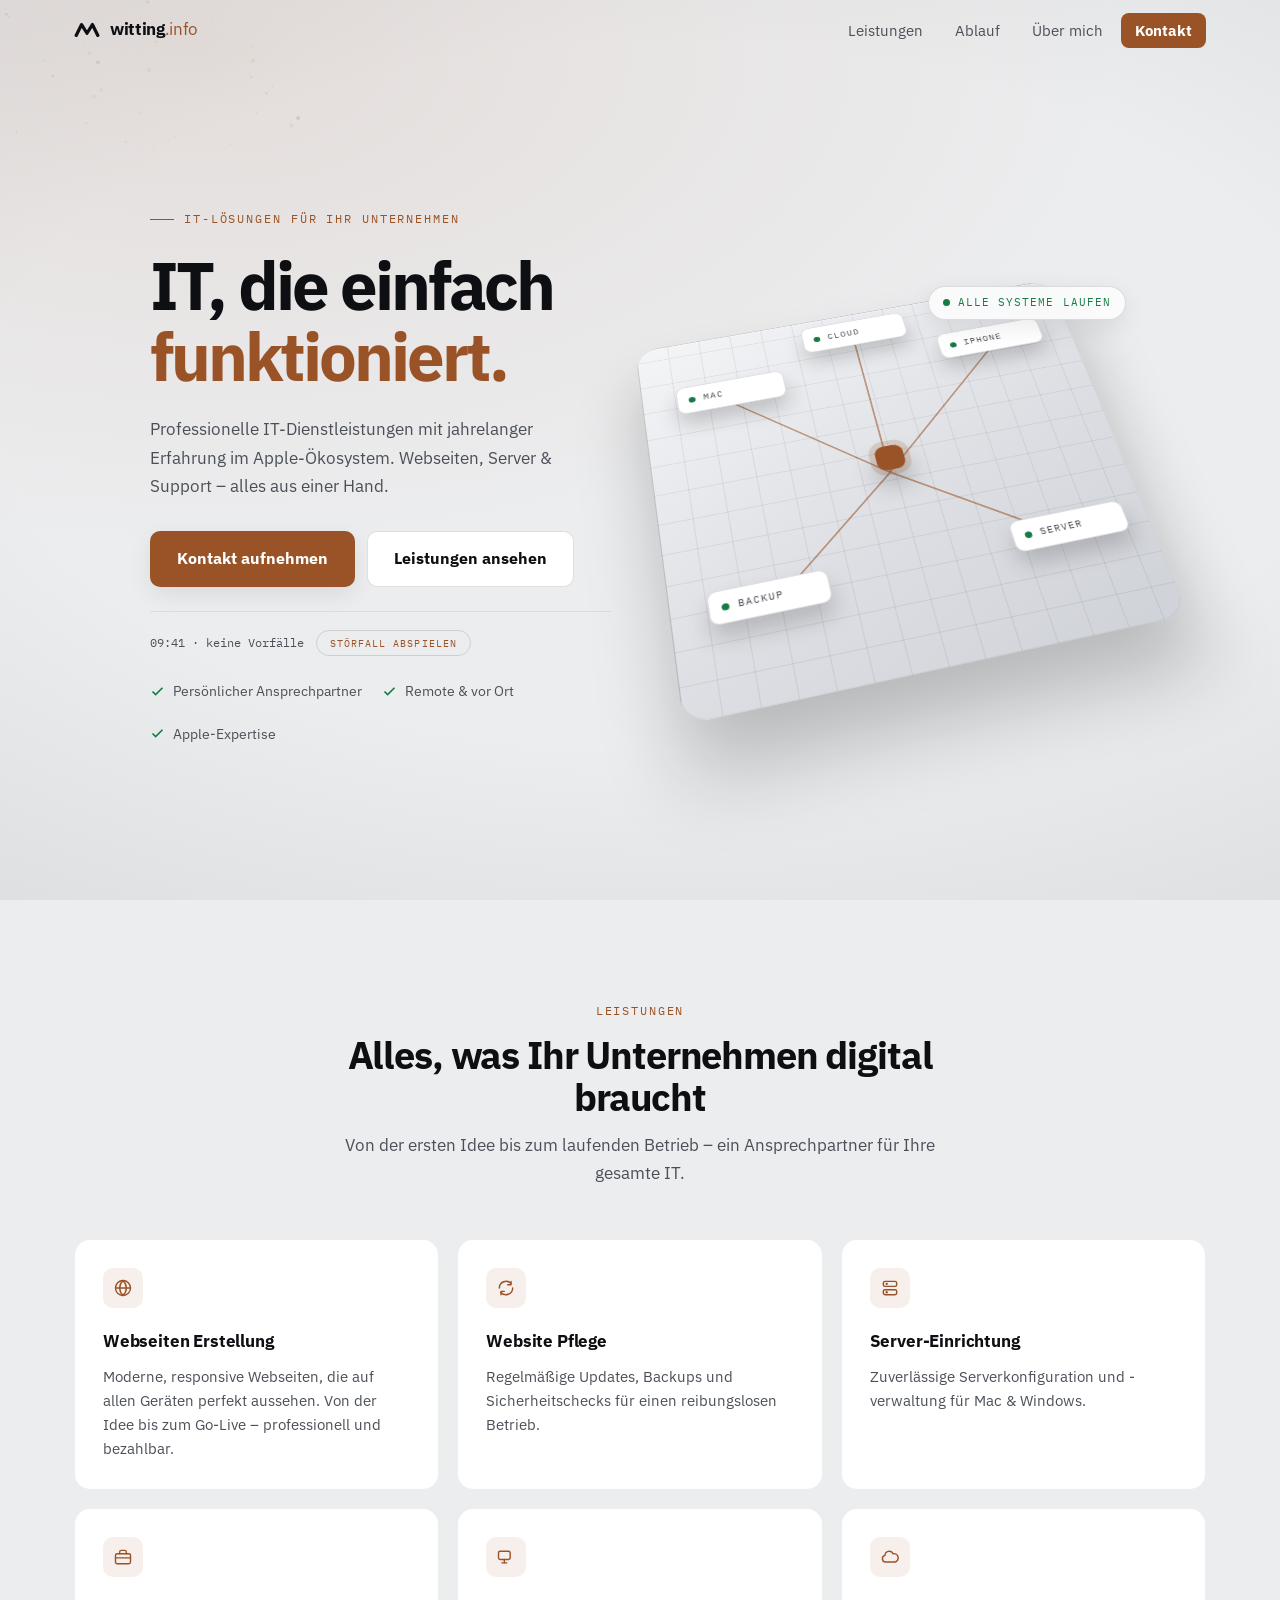
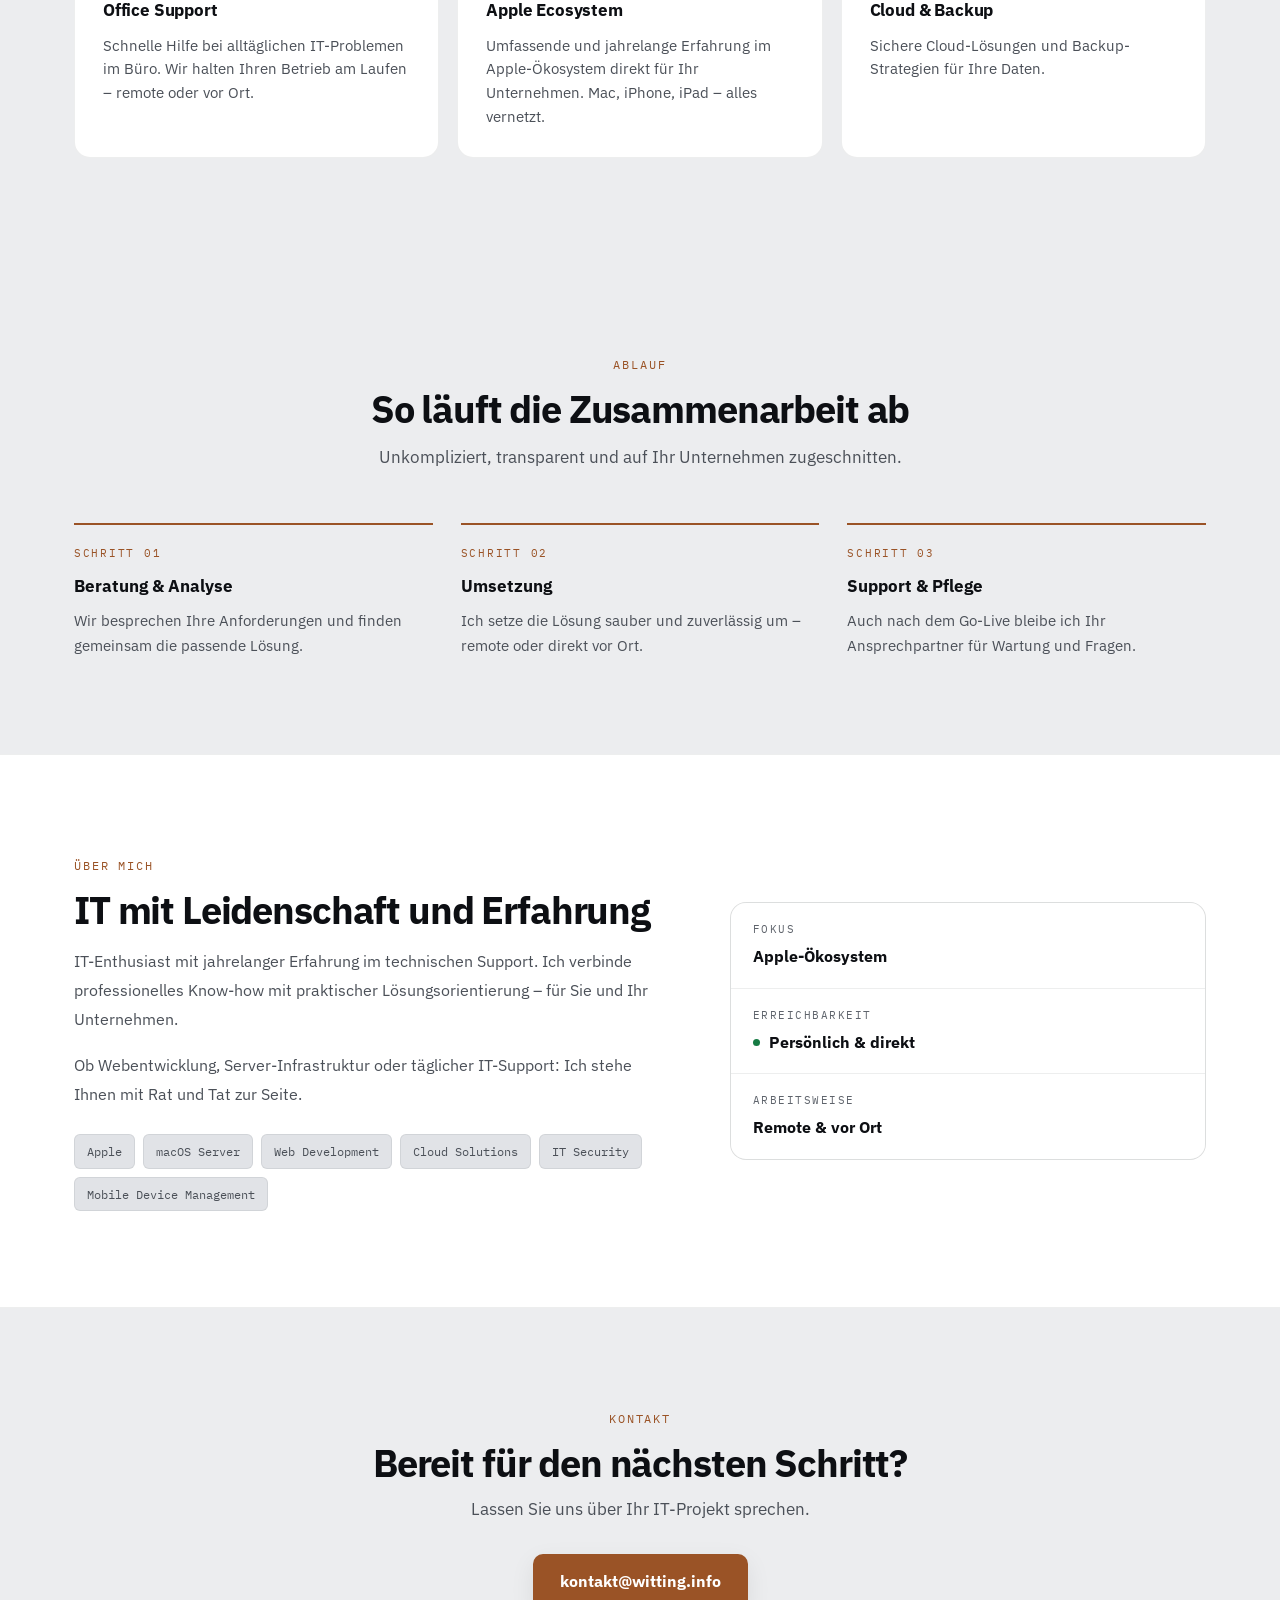
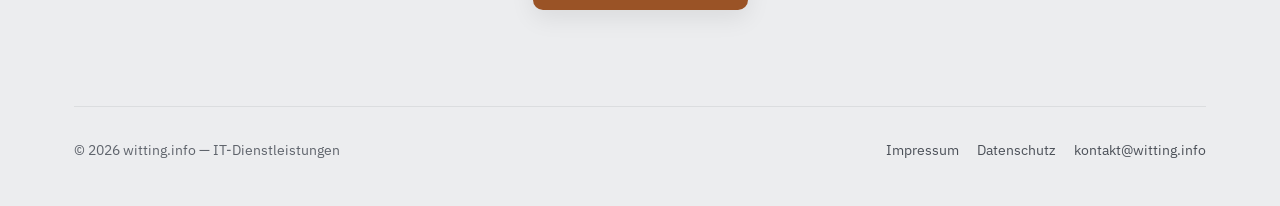
<file: index.html>
<!DOCTYPE html>
<html lang="de">
<head>
<meta charset="UTF-8">
<meta name="viewport" content="width=device-width, initial-scale=1.0">
<title>witting.info — IT-Dienstleistungen</title>
<meta name="description" content="Professionelle IT-Dienstleistungen: Webseiten, Server, Cloud & Support im Apple-Ökosystem.">
<link rel="icon" href="/favicon.svg" type="image/svg+xml">
<meta name="theme-color" content="#ecedef" media="(prefers-color-scheme: light)">
<meta name="theme-color" content="#16181d" media="(prefers-color-scheme: dark)">
<style>
    /* ============================================================
       SCHRIFTEN — IBM Plex, selbst gehostet
       ============================================================ */
    @font-face {
        font-family: 'Plex Sans';
        src: url('/assets/fonts/plex-sans-400.woff2') format('woff2');
        font-weight: 400; font-style: normal; font-display: swap;
    }
    @font-face {
        font-family: 'Plex Sans';
        src: url('/assets/fonts/plex-sans-700.woff2') format('woff2');
        font-weight: 700; font-style: normal; font-display: swap;
    }
    @font-face {
        font-family: 'Plex Mono';
        src: url('/assets/fonts/plex-mono-400.woff2') format('woff2');
        font-weight: 400; font-style: normal; font-display: swap;
    }

    /* ============================================================
       TOKENS — Aluminium / Graphit / Kupfer
       ============================================================ */
    :root {
        --bg:        #ecedef;
        --surface:   #ffffff;
        --sunken:    #e1e3e7;
        --line:      rgba(13, 15, 19, 0.13);
        --line-soft: rgba(13, 15, 19, 0.07);
        --text:      #0d0f13;
        --text-2:    #4b5058;
        --text-3:    #5f646c;
        --copper:    #9a5326;
        --copper-hi: #b4642f;
        --on-copper: #ffffff;
        --ok:        #167b43;
        --warn:      #94590b;
        --chip:      rgba(154, 83, 38, 0.09);
        --plate:     linear-gradient(150deg, #f4f5f7, #dcdee3 60%, #cfd2d8);
        --tile:      #ffffff;
        --glow:      rgba(154, 83, 38, 0.10);
        --vignette:  rgba(13, 15, 19, 0.10);
        --dust:      154, 83, 38;
        --shadow-sm: 0 1px 2px rgba(13, 15, 19, 0.05);
        --shadow-md: 0 8px 24px rgba(13, 15, 19, 0.08);
        --shadow-lg: 0 30px 70px rgba(13, 15, 19, 0.16);
        --radius:    16px;
        --ease:      cubic-bezier(.2, .8, .2, 1);
    }
    @media (prefers-color-scheme: dark) {
        :root {
            --bg:        #16181d;
            --surface:   #1d2027;
            --sunken:    #101216;
            --line:      rgba(255, 255, 255, 0.10);
            --line-soft: rgba(255, 255, 255, 0.06);
            --text:      #ecedf0;
            --text-2:    #a2a6af;
            --text-3:    #838892;
            --copper:    #c4703f;
            --copper-hi: #d9834e;
            --on-copper: #14161a;
            --ok:        #3fcb7e;
            --warn:      #e8a247;
            --chip:      rgba(196, 112, 63, 0.15);
            --plate:     linear-gradient(150deg, #262a33, #1b1e25 60%, #14161b);
            --tile:      #23262e;
            --glow:      rgba(196, 112, 63, 0.16);
            --vignette:  rgba(0, 0, 0, 0.55);
            --dust:      216, 150, 110;
            --shadow-sm: 0 1px 2px rgba(0, 0, 0, 0.3);
            --shadow-md: 0 8px 24px rgba(0, 0, 0, 0.35);
            --shadow-lg: 0 30px 70px rgba(0, 0, 0, 0.5);
        }
    }

    * { box-sizing: border-box; margin: 0; padding: 0; }
    html { scroll-behavior: smooth; }
    body {
        font-family: 'Plex Sans', system-ui, -apple-system, 'Segoe UI', Roboto, sans-serif;
        background: var(--bg);
        color: var(--text);
        line-height: 1.65;
        -webkit-font-smoothing: antialiased;
        overflow-x: hidden;
    }
    img, svg { display: block; max-width: 100%; height: auto; }
    a { color: var(--copper); text-decoration: none; }
    a:hover { text-decoration: underline; }
    :focus-visible { outline: 2px solid var(--copper); outline-offset: 3px; border-radius: 4px; }

    .mono {
        font-family: 'Plex Mono', ui-monospace, SFMono-Regular, Menlo, monospace;
        font-variant-numeric: tabular-nums;
    }

    .skip-link {
        position: absolute; left: 16px; top: -60px;
        background: var(--surface); color: var(--text);
        border: 1px solid var(--line); border-radius: 10px;
        padding: 10px 16px; font-weight: 700;
        z-index: 2000; transition: top .2s var(--ease);
    }
    .skip-link:focus { top: 16px; }

    .wrap { max-width: 1180px; margin: 0 auto; padding: 0 24px; }

    /* ============================================================
       NAVIGATION
       ============================================================ */
    header {
        position: fixed; top: 0; left: 0; right: 0; z-index: 1000;
        padding: 16px 0;
        transition: background .3s var(--ease), box-shadow .3s var(--ease), padding .3s var(--ease);
    }
    header.scrolled {
        background: color-mix(in srgb, var(--bg) 82%, transparent);
        backdrop-filter: blur(14px); -webkit-backdrop-filter: blur(14px);
        box-shadow: 0 1px 0 var(--line-soft);
        padding: 10px 0;
    }
    nav { display: flex; align-items: center; justify-content: space-between; gap: 16px; }
    .nav-logo { display: inline-flex; align-items: center; gap: 10px; color: var(--text); font-weight: 700; }
    .nav-logo:hover { text-decoration: none; }
    .nav-logo svg { width: 26px; height: 18px; }
    .nav-logo .wordmark { font-size: 1.04rem; letter-spacing: -0.02em; }
    .nav-logo .wordmark i { font-style: normal; color: var(--copper); font-weight: 400; }

    .nav-links { display: flex; gap: 4px; list-style: none; align-items: center; }
    .nav-links a {
        color: var(--text-2); padding: 8px 14px; border-radius: 8px;
        font-size: 0.92rem; transition: background .2s var(--ease), color .2s var(--ease);
    }
    .nav-links a:hover { background: var(--chip); color: var(--text); text-decoration: none; }
    .nav-cta { background: var(--copper) !important; color: var(--on-copper) !important; font-weight: 700; }
    .nav-cta:hover { background: var(--copper-hi) !important; }

    .nav-toggle {
        display: none; background: none; border: 1px solid var(--line);
        border-radius: 9px; width: 40px; height: 40px; cursor: pointer;
        align-items: center; justify-content: center;
    }
    .nav-toggle span, .nav-toggle span::before, .nav-toggle span::after {
        content: ''; display: block; width: 17px; height: 1.6px; background: var(--text);
        position: relative;
    }
    .nav-toggle span::before { position: absolute; top: -5px; }
    .nav-toggle span::after { position: absolute; top: 5px; }

    .mobile-menu {
        display: none; position: fixed; top: 66px; left: 16px; right: 16px;
        background: var(--surface); border: 1px solid var(--line);
        border-radius: var(--radius); box-shadow: var(--shadow-lg);
        padding: 10px; flex-direction: column; gap: 2px; z-index: 999;
    }
    .mobile-menu.open { display: flex; }
    .mobile-menu a { color: var(--text); padding: 13px 15px; border-radius: 10px; }
    .mobile-menu a:hover { background: var(--chip); text-decoration: none; }

    /* ============================================================
       BUTTONS
       ============================================================ */
    .btn {
        display: inline-flex; align-items: center; gap: 9px;
        padding: 14px 26px; border-radius: 10px;
        font-size: 0.98rem; font-weight: 700; border: 1px solid transparent;
        cursor: pointer;
        transition: transform .15s var(--ease), background .2s var(--ease), border-color .2s var(--ease), box-shadow .15s var(--ease);
    }
    .btn:hover { text-decoration: none; }
    .btn-primary { background: var(--copper); color: var(--on-copper); box-shadow: var(--shadow-md); }
    .btn-primary:hover { background: var(--copper-hi); }
    .btn-primary:active { transform: translateY(1px); box-shadow: var(--shadow-sm); }
    .btn-secondary { background: var(--surface); color: var(--text); border-color: var(--line); }
    .btn-secondary:hover { border-color: var(--text-3); }
    .btn-secondary:active { transform: translateY(1px); }

    /* ============================================================
       ABSCHNITTE
       ============================================================ */
    section { padding: 96px 0; scroll-margin-top: 76px; }
    .eyebrow {
        display: inline-block; font-size: 0.72rem;
        letter-spacing: 0.16em; text-transform: uppercase; color: var(--copper);
        margin-bottom: 14px;
    }
    .section-header { max-width: 620px; margin-bottom: 52px; }
    .section-header.center { margin-left: auto; margin-right: auto; text-align: center; }
    h2 { font-size: clamp(1.75rem, 3.2vw, 2.4rem); font-weight: 700; letter-spacing: -0.03em; line-height: 1.1; margin-bottom: 14px; }
    .section-header p { color: var(--text-2); font-size: 1.04rem; }

    /* ============================================================
       HERO — die Bühne
       ============================================================ */
    .hero {
        position: relative; isolation: isolate;
        min-height: 100svh; display: flex; align-items: center;
        padding: 118px 0 72px; overflow: hidden;
    }

    /* Atmosphäre: ein Licht oben links, Vignette zum Rand */
    .env { position: absolute; inset: 0; z-index: -2; pointer-events: none; }
    .env::before {
        content: ''; position: absolute; inset: 0;
        background: radial-gradient(120% 92% at 16% 6%, var(--glow) 0%, transparent 60%);
    }
    .env::after {
        content: ''; position: absolute; inset: 0;
        background: radial-gradient(118% 88% at 52% 44%, transparent 44%, var(--vignette) 100%);
    }
    #dust {
        position: absolute; inset: 0; z-index: -1; pointer-events: none;
        opacity: var(--dust-o, 1); transition: opacity .3s linear;
    }

    .hero-grid {
        display: grid; grid-template-columns: minmax(0, 47%) minmax(0, 1fr);
        gap: 40px; align-items: center; width: 100%;
    }

    /* Eröffnung: alles startet abgesenkt und blendet gestaffelt ein */
    .hero [data-in] {
        opacity: 0; transform: translateY(14px);
        transition: opacity .7s var(--ease) var(--d, 0s), transform .7s var(--ease) var(--d, 0s);
    }
    .hero.ready [data-in] { opacity: 1; transform: none; }

    .hero-badge {
        display: inline-flex; align-items: center; gap: 10px;
        font-size: 0.74rem; letter-spacing: 0.16em; text-transform: uppercase;
        color: var(--copper); margin-bottom: 22px;
    }
    .hero-badge .bar {
        width: 24px; height: 1px; background: var(--copper);
        transform-origin: left; transform: scaleX(0);
        transition: transform .8s var(--ease) .15s;
    }
    .hero.ready .hero-badge .bar { transform: scaleX(1); }

    .hero h1 {
        font-size: clamp(2.4rem, 5.4vw, 4.2rem);
        font-weight: 700; line-height: 1.0; letter-spacing: -0.045em;
        margin-bottom: 22px;
    }
    .hero h1 .line { display: block; overflow: hidden; padding-bottom: 0.06em; }
    .hero h1 .w {
        display: inline-block;
        transform: translateY(110%);
        transition: transform .9s var(--ease) var(--d, 0s);
    }
    .hero.ready h1 .w { transform: none; }
    .hero h1 em { font-style: normal; color: var(--copper); }

    .hero-subtitle { font-size: 1.08rem; color: var(--text-2); max-width: 430px; margin-bottom: 30px; }
    .hero-cta { display: flex; gap: 12px; flex-wrap: wrap; margin-bottom: 24px; }

    /* Konsolenzeile unter dem Aufruf */
    .console {
        display: flex; align-items: center; gap: 12px; flex-wrap: wrap;
        padding-top: 18px; border-top: 1px solid var(--line-soft);
        margin-bottom: 24px;
    }
    .console .log { font-size: 0.72rem; color: var(--text-2); }
    .replay {
        font-family: 'Plex Mono', ui-monospace, monospace;
        font-size: 0.65rem; letter-spacing: 0.1em; text-transform: uppercase;
        background: transparent; color: var(--copper); border: 1px solid var(--line);
        border-radius: 100px; padding: 5px 13px; cursor: pointer;
        transition: border-color .2s var(--ease), background .2s var(--ease);
    }
    .replay:hover { border-color: var(--copper); background: var(--chip); }

    .hero-trust { display: flex; gap: 20px; flex-wrap: wrap; }
    .hero-trust div { display: flex; align-items: center; gap: 8px; font-size: 0.86rem; color: var(--text-2); }
    .hero-trust svg { width: 15px; height: 15px; stroke: var(--ok); fill: none; stroke-width: 2.6; flex-shrink: 0; }

    /* ============================================================
       SZENE — Anlage in Aufsicht, mit Störfall
       ============================================================ */
    .stage-col { position: relative; }
    .stage {
        perspective: 1150px; perspective-origin: 50% 34%;
        display: flex; justify-content: center;
        transform: translateY(var(--sy, 0)) scale(var(--ss, 1));
        opacity: var(--so, 1);
    }
    .plate {
        position: relative; width: 430px; height: 390px;
        transform-style: preserve-3d;
        transform: rotateX(var(--rx, 36deg)) rotateZ(var(--rz, -13deg));
    }
    /* Grundplatte: gebürstetes Aluminium mit Streiflicht */
    .plate::before {
        content: ''; position: absolute; inset: -18px;
        background: var(--plate); border-radius: 24px;
        border: 1px solid var(--line-soft);
        box-shadow: 0 48px 70px rgba(0, 0, 0, 0.22), inset 0 1px 0 rgba(255, 255, 255, 0.35);
        opacity: 0; transform: translateY(26px);
        transition: opacity .9s var(--ease) .15s, transform .9s var(--ease) .15s;
    }
    .plate::after {
        content: ''; position: absolute; inset: -18px; border-radius: 24px;
        background-image:
            repeating-linear-gradient(0deg, var(--line-soft) 0 1px, transparent 1px 34px),
            repeating-linear-gradient(90deg, var(--line-soft) 0 1px, transparent 1px 34px);
        opacity: 0; transition: opacity .8s var(--ease) .5s;
    }
    .hero.ready .plate::before { opacity: 1; transform: none; }
    .hero.ready .plate::after { opacity: 1; }

    .cable {
        position: absolute; left: 215px; top: 195px; height: 2px;
        width: var(--l);
        transform-origin: 0 50%;
        transform: translateZ(3px) rotate(var(--a)) scaleX(0);
        border-radius: 2px; background: var(--copper); opacity: 0.55;
        transition: transform .8s var(--ease) var(--d, 0s), opacity .5s var(--ease);
    }
    .hero.ready .cable { transform: translateZ(3px) rotate(var(--a)) scaleX(1); }
    .cable .pulse {
        position: absolute; top: -2px; left: 0;
        width: 24px; height: 6px; border-radius: 3px;
        background: var(--copper-hi); box-shadow: 0 0 14px var(--copper-hi);
        opacity: 0;
    }
    .scene.fault .cable.c-server { opacity: 0.10; }
    .scene.repair .cable.c-server .pulse { animation: travel 1.1s var(--ease) forwards; }
    @keyframes travel {
        0%   { opacity: 0; left: 0; }
        12%  { opacity: 1; }
        88%  { opacity: 1; }
        100% { opacity: 0; left: calc(100% - 24px); }
    }

    .dev {
        position: absolute; width: 112px; margin-left: -56px; margin-top: -19px;
        background: var(--tile); border: 1px solid var(--line);
        border-radius: 9px; padding: 8px 11px;
        display: flex; align-items: center; gap: 8px;
        box-shadow: 0 14px 22px rgba(0, 0, 0, 0.18), inset 0 1px 0 rgba(255, 255, 255, 0.30);
        transform: translateZ(18px) scale(0.82);
        opacity: 0;
        transition: transform .7s var(--ease) var(--d, 0s), opacity .7s var(--ease) var(--d, 0s);
    }
    .hero.ready .dev { transform: translateZ(18px) scale(1); opacity: 1; }
    .dev i {
        width: 7px; height: 7px; border-radius: 50%; flex-shrink: 0;
        background: var(--ok); transition: background .35s var(--ease);
    }
    .dev span { font-size: 0.62rem; letter-spacing: 0.1em; text-transform: uppercase; color: var(--text-2); }
    .scene.fault .dev-server i { background: var(--warn); }

    .hub {
        position: absolute; left: 215px; top: 195px;
        width: 28px; height: 28px; margin: -14px 0 0 -14px;
        border-radius: 9px; background: var(--copper);
        transform: translateZ(28px) scale(0.4);
        opacity: 0;
        box-shadow: 0 0 0 6px color-mix(in srgb, var(--copper) 18%, transparent), 0 16px 26px rgba(0, 0, 0, 0.30);
        transition: transform .8s var(--ease) 1.1s, opacity .6s var(--ease) 1.1s;
    }
    .hero.ready .hub { transform: translateZ(28px) scale(1); opacity: 1; }

    /* Statusplakette schwebt über der Anlage */
    .status {
        position: absolute; top: 8px; right: 4px; z-index: 2;
        display: inline-flex; align-items: center; gap: 8px;
        font-size: 0.67rem; letter-spacing: 0.1em; text-transform: uppercase;
        padding: 7px 14px; border-radius: 100px;
        border: 1px solid var(--line);
        background: color-mix(in srgb, var(--surface) 78%, transparent);
        backdrop-filter: blur(10px); -webkit-backdrop-filter: blur(10px);
        color: var(--ok); box-shadow: var(--shadow-md);
        transition: color .35s var(--ease), border-color .35s var(--ease);
    }
    .status b { width: 7px; height: 7px; border-radius: 50%; background: currentColor; flex-shrink: 0; }
    .scene.fault .status { color: var(--warn); border-color: color-mix(in srgb, var(--warn) 45%, transparent); }

    /* ============================================================
       LEISTUNGEN
       ============================================================ */
    .services-grid { display: grid; grid-template-columns: repeat(3, 1fr); gap: 18px; }
    .service-card {
        background: var(--surface); border: 1px solid var(--line-soft);
        border-radius: var(--radius); padding: 28px;
        transition: border-color .25s var(--ease), transform .25s var(--ease);
    }
    .service-card:hover { border-color: var(--copper); transform: translateY(-3px); }
    .icon-tile {
        width: 40px; height: 40px; border-radius: 10px; margin-bottom: 20px;
        background: var(--chip); color: var(--copper);
        display: flex; align-items: center; justify-content: center;
    }
    .icon-tile svg { width: 20px; height: 20px; stroke: currentColor; fill: none; stroke-width: 1.7; stroke-linecap: round; stroke-linejoin: round; }
    .service-card h3 { font-size: 1.06rem; font-weight: 700; margin-bottom: 9px; letter-spacing: -0.01em; }
    .service-card p { color: var(--text-2); font-size: 0.93rem; line-height: 1.6; }

    /* ============================================================
       ABLAUF
       ============================================================ */
    .process { display: grid; grid-template-columns: repeat(3, 1fr); gap: 28px; }
    .process-step { border-top: 2px solid var(--copper); padding-top: 20px; }
    .process-step .num { display: block; font-size: 0.68rem; letter-spacing: 0.16em; text-transform: uppercase; color: var(--copper); margin-bottom: 10px; }
    .process-step h3 { font-size: 1.06rem; font-weight: 700; margin-bottom: 8px; }
    .process-step p { color: var(--text-2); font-size: 0.93rem; }

    /* ============================================================
       ÜBER MICH
       ============================================================ */
    .about { background: var(--surface); border-top: 1px solid var(--line-soft); border-bottom: 1px solid var(--line-soft); }
    .about-grid { display: grid; grid-template-columns: 1fr 0.8fr; gap: 60px; align-items: center; }
    .about-copy p { color: var(--text-2); font-size: 1.02rem; line-height: 1.8; margin-bottom: 16px; }
    .skills { display: flex; flex-wrap: wrap; gap: 8px; margin-top: 26px; }
    .skill-tag {
        font-family: 'Plex Mono', ui-monospace, monospace;
        padding: 6px 12px; border-radius: 6px; font-size: 0.77rem;
        background: var(--sunken); border: 1px solid var(--line-soft); color: var(--text-2);
    }
    .facts { display: flex; flex-direction: column; gap: 1px; background: var(--line-soft); border: 1px solid var(--line-soft); border-radius: var(--radius); overflow: hidden; }
    .facts > div { background: var(--surface); padding: 18px 22px; }
    .facts .label { display: block; font-size: 0.67rem; letter-spacing: 0.14em; text-transform: uppercase; color: var(--text-3); margin-bottom: 4px; }
    .facts .value { font-size: 1.02rem; font-weight: 700; display: flex; align-items: center; gap: 9px; }
    .facts .value .live { width: 7px; height: 7px; border-radius: 50%; background: var(--ok); flex-shrink: 0; }

    /* ============================================================
       KONTAKT
       ============================================================ */
    .contact { text-align: center; }
    .contact h2 { margin-bottom: 12px; }
    .contact > .wrap > p { color: var(--text-2); font-size: 1.04rem; margin-bottom: 30px; }

    footer {
        border-top: 1px solid var(--line-soft); padding: 32px 0 44px;
        display: flex; flex-wrap: wrap; gap: 10px 24px; justify-content: space-between;
        color: var(--text-3); font-size: 0.87rem;
    }
    footer a { color: var(--text-2); }
    footer nav { display: flex; gap: 18px; flex-wrap: wrap; }

    /* ============================================================
       EINBLENDUNGEN — je Element genau einmal
       ============================================================ */
    .fade-in { opacity: 0; transform: translateY(16px); transition: opacity .4s var(--ease), transform .4s var(--ease); }
    .fade-in.visible { opacity: 1; transform: none; }

    /* ============================================================
       RESPONSIVE
       ============================================================ */
    @media (max-width: 980px) {
        .hero { min-height: 0; padding: 116px 0 64px; }
        .hero-grid { grid-template-columns: 1fr; gap: 40px; }
        .stage-col { order: -1; }
        .status { position: static; display: inline-flex; margin-bottom: 14px; }
        .about-grid { grid-template-columns: 1fr; gap: 40px; }
        .services-grid { grid-template-columns: repeat(2, 1fr); }
        .process { grid-template-columns: 1fr; gap: 28px; }
    }
    @media (max-width: 760px) {
        .nav-links { display: none; }
        .nav-toggle { display: flex; }
        section { padding: 72px 0; }
        .hero { padding: 104px 0 52px; }
        .services-grid { grid-template-columns: 1fr; }
        .stage { transform: translateY(var(--sy, 0)) scale(0.72); margin: -54px 0; }
        .hero-subtitle { max-width: none; }
    }
    @media (max-width: 420px) {
        .stage { transform: translateY(var(--sy, 0)) scale(0.56); margin: -88px 0; }
    }

    @media (prefers-reduced-motion: reduce) {
        *, *::before, *::after { animation: none !important; transition: none !important; }
        html { scroll-behavior: auto; }
        .fade-in { opacity: 1; transform: none; }
    }
</style>
</head>
<body>
<a class="skip-link" href="#main">Zum Inhalt springen</a>

<header id="siteHeader">
    <div class="wrap">
        <nav>
            <a href="#home" class="nav-logo" aria-label="witting.info Startseite">
                <svg viewBox="0 0 48 32" fill="none" xmlns="http://www.w3.org/2000/svg" aria-hidden="true">
                    <path d="M4 26 L14 6 L24 22 L34 6 L44 26" stroke="currentColor" stroke-width="6" stroke-linecap="round" stroke-linejoin="round"/>
                </svg>
                <span class="wordmark">witting<i>.info</i></span>
            </a>
            <ul class="nav-links">
                <li><a href="#services">Leistungen</a></li>
                <li><a href="#process">Ablauf</a></li>
                <li><a href="#about">Über mich</a></li>
                <li><a href="#contact" class="nav-cta">Kontakt</a></li>
            </ul>
            <button class="nav-toggle" id="navToggle" aria-label="Menü öffnen" aria-expanded="false" aria-controls="mobileMenu">
                <span></span>
            </button>
        </nav>
    </div>
    <div class="mobile-menu" id="mobileMenu">
        <a href="#services">Leistungen</a>
        <a href="#process">Ablauf</a>
        <a href="#about">Über mich</a>
        <a href="#contact">Kontakt</a>
    </div>
</header>

<main id="main">

<!-- ==================== HERO ==================== -->
<section class="hero scene" id="home">
    <div class="env" aria-hidden="true"></div>
    <canvas id="dust" aria-hidden="true"></canvas>

    <div class="wrap">
        <div class="hero-grid">
            <div class="hero-copy">
                <span class="hero-badge mono" data-in style="--d: .10s;">
                    <span class="bar"></span> IT-Lösungen für Ihr Unternehmen
                </span>
                <h1>
                    <span class="line"><span class="w" style="--d: .18s;">IT,</span> <span class="w" style="--d: .27s;">die</span> <span class="w" style="--d: .36s;">einfach</span></span>
                    <span class="line"><span class="w" style="--d: .45s;"><em>funktioniert.</em></span></span>
                </h1>
                <p class="hero-subtitle" data-in style="--d: .62s;">
                    Professionelle IT-Dienstleistungen mit jahrelanger Erfahrung im Apple-Ökosystem.
                    Webseiten, Server &amp; Support – alles aus einer Hand.
                </p>
                <div class="hero-cta" data-in style="--d: .74s;">
                    <a href="#contact" class="btn btn-primary">Kontakt aufnehmen</a>
                    <a href="#services" class="btn btn-secondary">Leistungen ansehen</a>
                </div>
                <div class="console" data-in style="--d: .86s;">
                    <span class="log mono" id="sceneLog">09:41 · keine Vorfälle</span>
                    <button type="button" class="replay" id="replay">Störfall abspielen</button>
                </div>
                <div class="hero-trust" data-in style="--d: .96s;">
                    <div><svg viewBox="0 0 24 24"><path d="M20 6L9 17l-5-5"/></svg> Persönlicher Ansprechpartner</div>
                    <div><svg viewBox="0 0 24 24"><path d="M20 6L9 17l-5-5"/></svg> Remote &amp; vor Ort</div>
                    <div><svg viewBox="0 0 24 24"><path d="M20 6L9 17l-5-5"/></svg> Apple-Expertise</div>
                </div>
            </div>

            <div class="stage-col">
                <span class="status mono" data-in style="--d: 1.5s;">
                    <b></b><span id="statusLabel">Alle Systeme laufen</span>
                </span>

                <div class="stage" id="stage" aria-hidden="true">
                    <div class="plate" id="plate">
                        <span class="cable c-cloud"  style="--l: 170px; --a: -90deg;   --d: .62s;"></span>
                        <span class="cable c-mac"    style="--l: 184px; --a: 220.6deg; --d: .70s;"></span>
                        <span class="cable c-iphone" style="--l: 191px; --a: -42.9deg; --d: .78s;"></span>
                        <span class="cable c-nas"    style="--l: 184px; --a: 139.4deg; --d: .86s;"></span>
                        <span class="cable c-server" style="--l: 186px; --a: 36.3deg;  --d: .94s;"><span class="pulse"></span></span>

                        <span class="hub"></span>

                        <span class="dev dev-cloud"  style="left: 215px; top: 25px;  --d: .92s;"><i></i><span class="mono">Cloud</span></span>
                        <span class="dev dev-mac"    style="left: 75px;  top: 75px;  --d: 1.00s;"><i></i><span class="mono">Mac</span></span>
                        <span class="dev dev-iphone" style="left: 355px; top: 65px;  --d: 1.07s;"><i></i><span class="mono">iPhone</span></span>
                        <span class="dev dev-nas"    style="left: 75px;  top: 315px; --d: 1.14s;"><i></i><span class="mono">Backup</span></span>
                        <span class="dev dev-server" style="left: 365px; top: 305px; --d: 1.21s;"><i></i><span class="mono">Server</span></span>
                    </div>
                </div>
            </div>
        </div>
    </div>
</section>

<!-- ==================== LEISTUNGEN ==================== -->
<section id="services">
    <div class="wrap">
        <div class="section-header center fade-in">
            <span class="eyebrow mono">Leistungen</span>
            <h2>Alles, was Ihr Unternehmen digital braucht</h2>
            <p>Von der ersten Idee bis zum laufenden Betrieb – ein Ansprechpartner für Ihre gesamte IT.</p>
        </div>
        <div class="services-grid">
            <div class="service-card fade-in">
                <div class="icon-tile" aria-hidden="true">
                    <svg viewBox="0 0 24 24"><circle cx="12" cy="12" r="9"/><path d="M3 12h18M12 3c2.5 2.5 4 5.5 4 9s-1.5 6.5-4 9c-2.5-2.5-4-5.5-4-9s1.5-6.5 4-9z"/></svg>
                </div>
                <h3>Webseiten Erstellung</h3>
                <p>Moderne, responsive Webseiten, die auf allen Geräten perfekt aussehen. Von der Idee bis zum Go-Live – professionell und bezahlbar.</p>
            </div>
            <div class="service-card fade-in">
                <div class="icon-tile" aria-hidden="true">
                    <svg viewBox="0 0 24 24"><path d="M4 12a8 8 0 0114-5.3M20 12a8 8 0 01-14 5.3"/><path d="M18 4v4h-4M6 20v-4h4"/></svg>
                </div>
                <h3>Website Pflege</h3>
                <p>Regelmäßige Updates, Backups und Sicherheitschecks für einen reibungslosen Betrieb.</p>
            </div>
            <div class="service-card fade-in">
                <div class="icon-tile" aria-hidden="true">
                    <svg viewBox="0 0 24 24"><rect x="4" y="4" width="16" height="6" rx="2"/><rect x="4" y="14" width="16" height="6" rx="2"/><circle cx="8" cy="7" r="0.6" fill="currentColor"/><circle cx="8" cy="17" r="0.6" fill="currentColor"/></svg>
                </div>
                <h3>Server-Einrichtung</h3>
                <p>Zuverlässige Serverkonfiguration und -verwaltung für Mac &amp; Windows.</p>
            </div>
            <div class="service-card fade-in">
                <div class="icon-tile" aria-hidden="true">
                    <svg viewBox="0 0 24 24"><rect x="3" y="8" width="18" height="12" rx="2"/><path d="M8 8V6a2 2 0 012-2h4a2 2 0 012 2v2"/><path d="M3 13h18"/></svg>
                </div>
                <h3>Office Support</h3>
                <p>Schnelle Hilfe bei alltäglichen IT-Problemen im Büro. Wir halten Ihren Betrieb am Laufen – remote oder vor Ort.</p>
            </div>
            <div class="service-card fade-in">
                <div class="icon-tile" aria-hidden="true">
                    <svg viewBox="0 0 24 24"><rect x="3" y="5" width="14" height="10" rx="2"/><path d="M7 19h6"/><path d="M10 15v4"/></svg>
                </div>
                <h3>Apple Ecosystem</h3>
                <p>Umfassende und jahrelange Erfahrung im Apple-Ökosystem direkt für Ihr Unternehmen. Mac, iPhone, iPad – alles vernetzt.</p>
            </div>
            <div class="service-card fade-in">
                <div class="icon-tile" aria-hidden="true">
                    <svg viewBox="0 0 24 24"><path d="M7 18a4 4 0 01-1-7.9 5 5 0 019.6-1.9A4.5 4.5 0 0118 18H7z"/></svg>
                </div>
                <h3>Cloud &amp; Backup</h3>
                <p>Sichere Cloud-Lösungen und Backup-Strategien für Ihre Daten.</p>
            </div>
        </div>
    </div>
</section>

<!-- ==================== ABLAUF ==================== -->
<section id="process">
    <div class="wrap">
        <div class="section-header center fade-in">
            <span class="eyebrow mono">Ablauf</span>
            <h2>So läuft die Zusammenarbeit ab</h2>
            <p>Unkompliziert, transparent und auf Ihr Unternehmen zugeschnitten.</p>
        </div>
        <div class="process">
            <div class="process-step fade-in">
                <span class="num mono">Schritt 01</span>
                <h3>Beratung &amp; Analyse</h3>
                <p>Wir besprechen Ihre Anforderungen und finden gemeinsam die passende Lösung.</p>
            </div>
            <div class="process-step fade-in">
                <span class="num mono">Schritt 02</span>
                <h3>Umsetzung</h3>
                <p>Ich setze die Lösung sauber und zuverlässig um – remote oder direkt vor Ort.</p>
            </div>
            <div class="process-step fade-in">
                <span class="num mono">Schritt 03</span>
                <h3>Support &amp; Pflege</h3>
                <p>Auch nach dem Go-Live bleibe ich Ihr Ansprechpartner für Wartung und Fragen.</p>
            </div>
        </div>
    </div>
</section>

<!-- ==================== ÜBER MICH ==================== -->
<section class="about" id="about">
    <div class="wrap">
        <div class="about-grid">
            <div class="about-copy fade-in">
                <span class="eyebrow mono">Über mich</span>
                <h2>IT mit Leidenschaft und Erfahrung</h2>
                <p>IT-Enthusiast mit jahrelanger Erfahrung im technischen Support. Ich verbinde professionelles Know-how mit praktischer Lösungsorientierung – für Sie und Ihr Unternehmen.</p>
                <p>Ob Webentwicklung, Server-Infrastruktur oder täglicher IT-Support: Ich stehe Ihnen mit Rat und Tat zur Seite.</p>
                <div class="skills">
                    <span class="skill-tag">Apple</span>
                    <span class="skill-tag">macOS Server</span>
                    <span class="skill-tag">Web Development</span>
                    <span class="skill-tag">Cloud Solutions</span>
                    <span class="skill-tag">IT Security</span>
                    <span class="skill-tag">Mobile Device Management</span>
                </div>
            </div>
            <div class="facts fade-in">
                <div>
                    <span class="label mono">Fokus</span>
                    <span class="value">Apple-Ökosystem</span>
                </div>
                <div>
                    <span class="label mono">Erreichbarkeit</span>
                    <span class="value"><span class="live"></span> Persönlich &amp; direkt</span>
                </div>
                <div>
                    <span class="label mono">Arbeitsweise</span>
                    <span class="value">Remote &amp; vor Ort</span>
                </div>
            </div>
        </div>
    </div>
</section>

<!-- ==================== KONTAKT ==================== -->
<section class="contact" id="contact">
    <div class="wrap">
        <span class="eyebrow mono">Kontakt</span>
        <h2 class="fade-in">Bereit für den nächsten Schritt?</h2>
        <p class="fade-in">Lassen Sie uns über Ihr IT-Projekt sprechen.</p>
        <a href="mailto:kontakt@witting.info" class="btn btn-primary fade-in">kontakt@witting.info</a>
    </div>
</section>

</main>

<div class="wrap">
    <footer>
        <span>© 2026 witting.info — IT-Dienstleistungen</span>
        <nav>
            <a href="/impressum/">Impressum</a>
            <a href="/datenschutz/">Datenschutz</a>
            <a href="mailto:kontakt@witting.info">kontakt@witting.info</a>
        </nav>
    </footer>
</div>

<script>
(function () {
    var reduce = window.matchMedia('(prefers-reduced-motion: reduce)').matches;

    /* ---- Kopfzeile beim Scrollen ---- */
    var header = document.getElementById('siteHeader');
    var ticking = false;
    window.addEventListener('scroll', function () {
        if (ticking) return;
        ticking = true;
        requestAnimationFrame(function () {
            header.classList.toggle('scrolled', window.scrollY > 16);
            ticking = false;
        });
    }, { passive: true });

    /* ---- Mobilmenü ---- */
    var toggle = document.getElementById('navToggle');
    var menu = document.getElementById('mobileMenu');
    function closeMenu() {
        menu.classList.remove('open');
        toggle.setAttribute('aria-expanded', 'false');
    }
    toggle.addEventListener('click', function () {
        var open = menu.classList.toggle('open');
        toggle.setAttribute('aria-expanded', String(open));
    });
    menu.querySelectorAll('a').forEach(function (a) { a.addEventListener('click', closeMenu); });
    document.addEventListener('keydown', function (e) {
        if (e.key === 'Escape' && menu.classList.contains('open')) { closeMenu(); toggle.focus(); }
    });
    document.addEventListener('click', function (e) {
        if (menu.classList.contains('open') && !menu.contains(e.target) && !toggle.contains(e.target)) closeMenu();
    });

    /* ---- Einblendungen: je Element genau einmal ---- */
    var io = new IntersectionObserver(function (entries) {
        entries.forEach(function (en) {
            if (!en.isIntersecting) return;
            en.target.classList.add('visible');
            io.unobserve(en.target);
        });
    }, { threshold: 0.1, rootMargin: '0px 0px -50px 0px' });
    document.querySelectorAll('.fade-in').forEach(function (el) { io.observe(el); });

    /* ---- Eröffnung starten, sobald Layout und Schriften stehen ---- */
    var hero   = document.getElementById('home');
    var stage  = document.getElementById('stage');
    var plate  = document.getElementById('plate');
    var copy   = document.querySelector('.hero-copy');
    var label  = document.getElementById('statusLabel');
    var log    = document.getElementById('sceneLog');
    var replay = document.getElementById('replay');

    function start() { requestAnimationFrame(function () { hero.classList.add('ready'); }); }
    if (document.fonts && document.fonts.ready) {
        var late = setTimeout(start, 700);
        document.fonts.ready.then(function () { clearTimeout(late); start(); });
    } else { start(); }

    /* ---- Störfall und Wiederherstellung ---- */
    var timers = [];
    function reset() {
        timers.forEach(clearTimeout); timers = [];
        hero.classList.remove('fault', 'repair');
        label.textContent = 'Alle Systeme laufen';
        log.textContent = '09:41 · keine Vorfälle';
    }
    function play() {
        reset();
        if (reduce) {
            log.textContent = '09:41 Störung · 09:43 Anruf · 09:55 behoben, 14 Minuten';
            return;
        }
        timers.push(setTimeout(function () {
            hero.classList.add('fault');
            label.textContent = 'Server nicht erreichbar';
            log.textContent = '09:41 · Störung gemeldet';
        }, 1400));
        timers.push(setTimeout(function () {
            hero.classList.add('repair');
            log.textContent = '09:43 · Anruf angenommen';
        }, 2600));
        timers.push(setTimeout(function () {
            hero.classList.remove('fault', 'repair');
            label.textContent = 'Alle Systeme laufen';
            log.textContent = '09:55 · behoben, 14 Minuten';
        }, 4200));
    }
    replay.addEventListener('click', play);
    if (!reduce) setTimeout(play, 2400);

    /* ---- Eine Schleife für Zeiger und Scroll ---- */
    var hasPointer = !reduce && window.matchMedia('(hover: hover)').matches;
    var tRz = -13, tRx = 36, cRz = -13, cRx = 36;
    var scrollP = 0, raf = null;

    function frame() {
        raf = null;
        var moved = false;

        if (hasPointer) {
            cRz += (tRz - cRz) * 0.07;
            cRx += (tRx - cRx) * 0.07;
            plate.style.setProperty('--rz', cRz.toFixed(2) + 'deg');
            plate.style.setProperty('--rx', cRx.toFixed(2) + 'deg');
            if (Math.abs(tRz - cRz) > 0.04 || Math.abs(tRx - cRx) > 0.04) moved = true;
        }

        /* Übergabe an den nächsten Abschnitt: Anlage legt sich flach und weicht zurück */
        var p = scrollP;
        stage.style.setProperty('--sy', (-p * 54).toFixed(1) + 'px');
        stage.style.setProperty('--ss', (1 - p * 0.09).toFixed(3));
        stage.style.setProperty('--so', (1 - p * 0.75).toFixed(3));
        if (copy) {
            copy.style.transform = 'translateY(' + (-p * 26).toFixed(1) + 'px)';
            copy.style.opacity = (1 - p * 0.85).toFixed(3);
        }
        hero.style.setProperty('--dust-o', (1 - p).toFixed(3));

        if (moved) raf = requestAnimationFrame(frame);
    }
    function schedule() { if (!raf) raf = requestAnimationFrame(frame); }

    if (hasPointer) {
        window.addEventListener('pointermove', function (e) {
            tRz = -13 + ((e.clientX / window.innerWidth) - 0.5) * 9;
            tRx = 36 - ((e.clientY / window.innerHeight) - 0.5) * 8;
            schedule();
        }, { passive: true });
    }
    if (!reduce) {
        window.addEventListener('scroll', function () {
            var h = hero.offsetHeight || 1;
            scrollP = Math.max(0, Math.min(1, window.scrollY / (h * 0.85)));
            schedule();
        }, { passive: true });
    }

    /* ---- Staubpartikel: nur wenn sichtbar, nur am Desktop ---- */
    var cv = document.getElementById('dust');
    if (cv && !reduce && window.matchMedia('(min-width: 761px)').matches) {
        var ctx = cv.getContext('2d');
        var motes = [], dpr = Math.min(window.devicePixelRatio || 1, 2);
        var tint = getComputedStyle(document.documentElement).getPropertyValue('--dust').trim();
        var loop = null, visible = true;

        function size() {
            cv.width = cv.clientWidth * dpr;
            cv.height = cv.clientHeight * dpr;
            motes = [];
            for (var i = 0; i < 30; i++) {
                motes.push({
                    x: Math.random() * cv.width,
                    y: Math.random() * cv.height,
                    r: (Math.random() * 1.6 + 0.5) * dpr,
                    vx: (Math.random() - 0.5) * 0.10 * dpr,
                    vy: -(Math.random() * 0.09 + 0.02) * dpr,
                    a: Math.random() * 0.10 + 0.04
                });
            }
        }
        function draw() {
            loop = null;
            ctx.clearRect(0, 0, cv.width, cv.height);
            for (var i = 0; i < motes.length; i++) {
                var m = motes[i];
                m.x += m.vx; m.y += m.vy;
                if (m.y < -8) { m.y = cv.height + 8; m.x = Math.random() * cv.width; }
                if (m.x < -8) m.x = cv.width + 8;
                if (m.x > cv.width + 8) m.x = -8;
                ctx.beginPath();
                ctx.fillStyle = 'rgba(' + tint + ',' + m.a + ')';
                ctx.arc(m.x, m.y, m.r, 0, 6.2832);
                ctx.fill();
            }
            if (visible && !document.hidden) loop = requestAnimationFrame(draw);
        }
        function run() { if (!loop && visible && !document.hidden) loop = requestAnimationFrame(draw); }

        size();
        run();
        window.addEventListener('resize', function () { size(); run(); }, { passive: true });
        document.addEventListener('visibilitychange', run);
        new IntersectionObserver(function (entries) {
            visible = entries[0].isIntersecting;
            run();
        }, { threshold: 0 }).observe(hero);
    }
})();
</script>
</body>
</html>
</file>
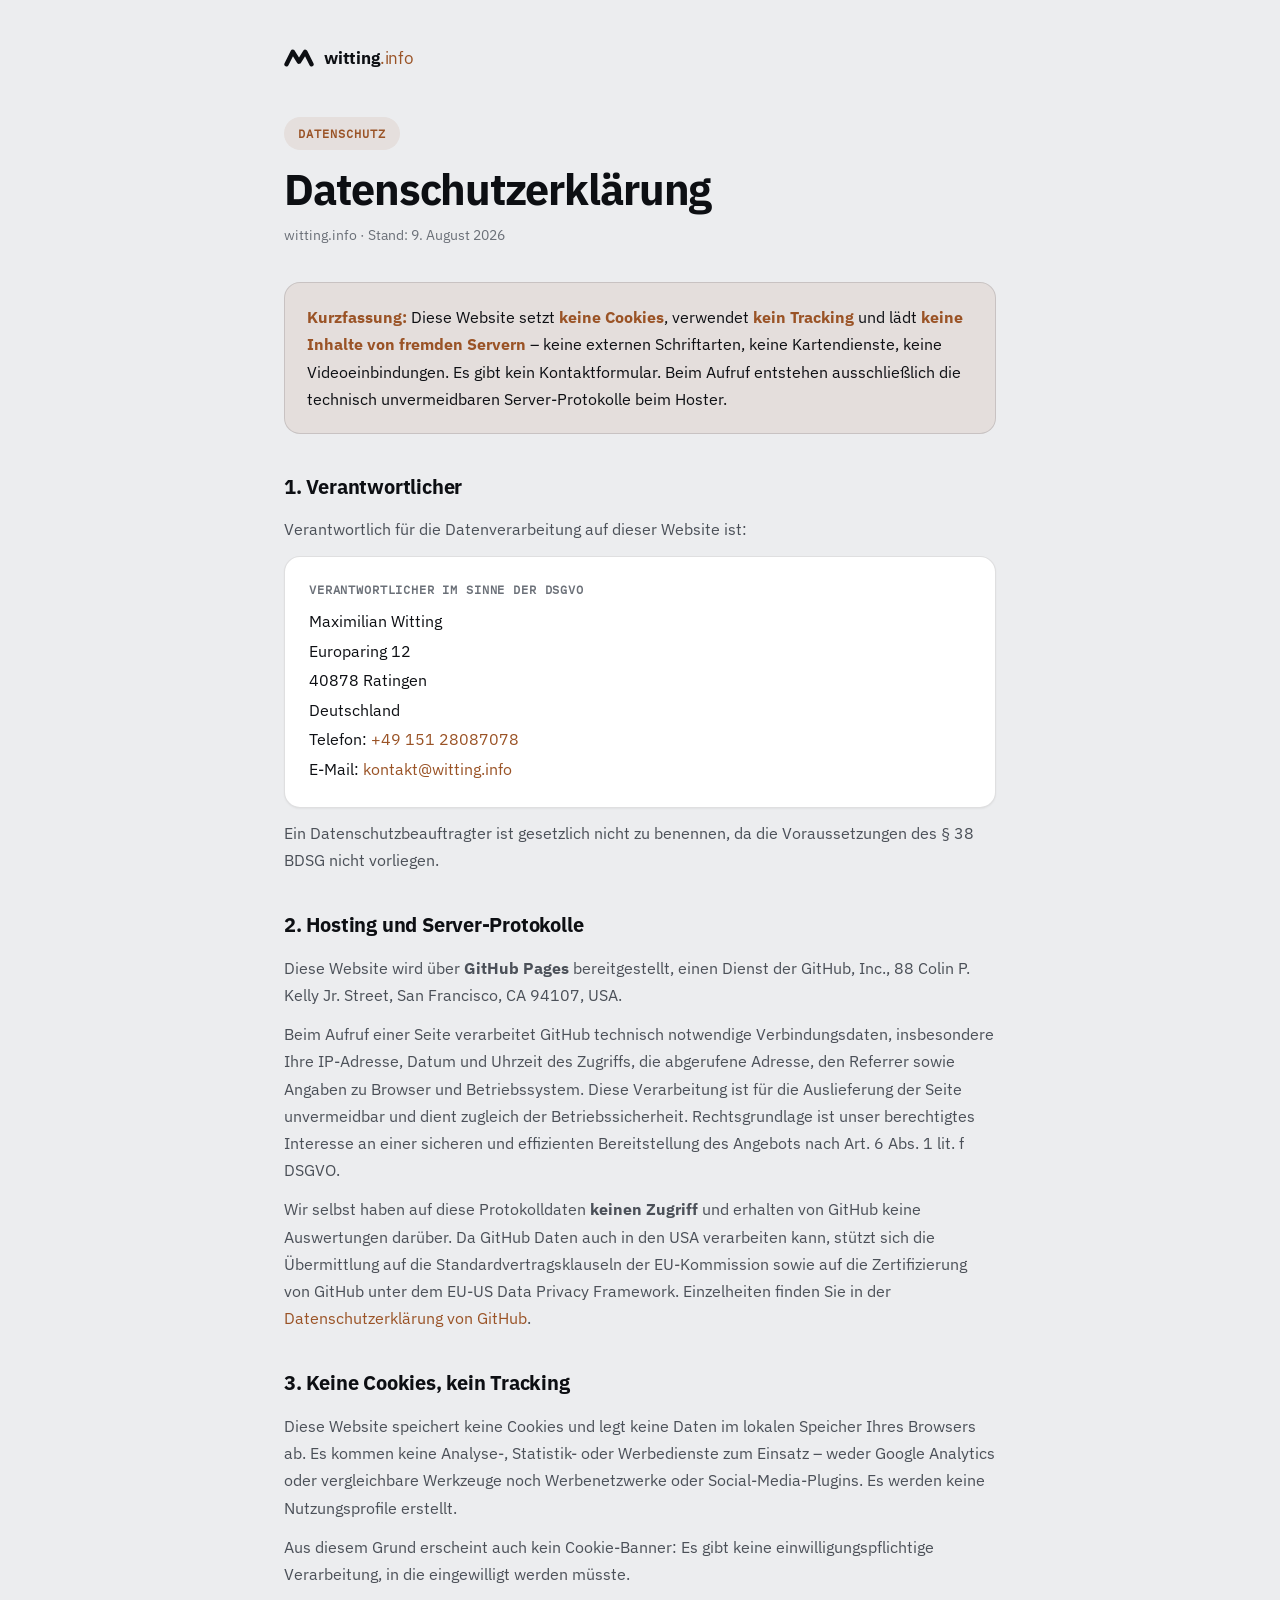
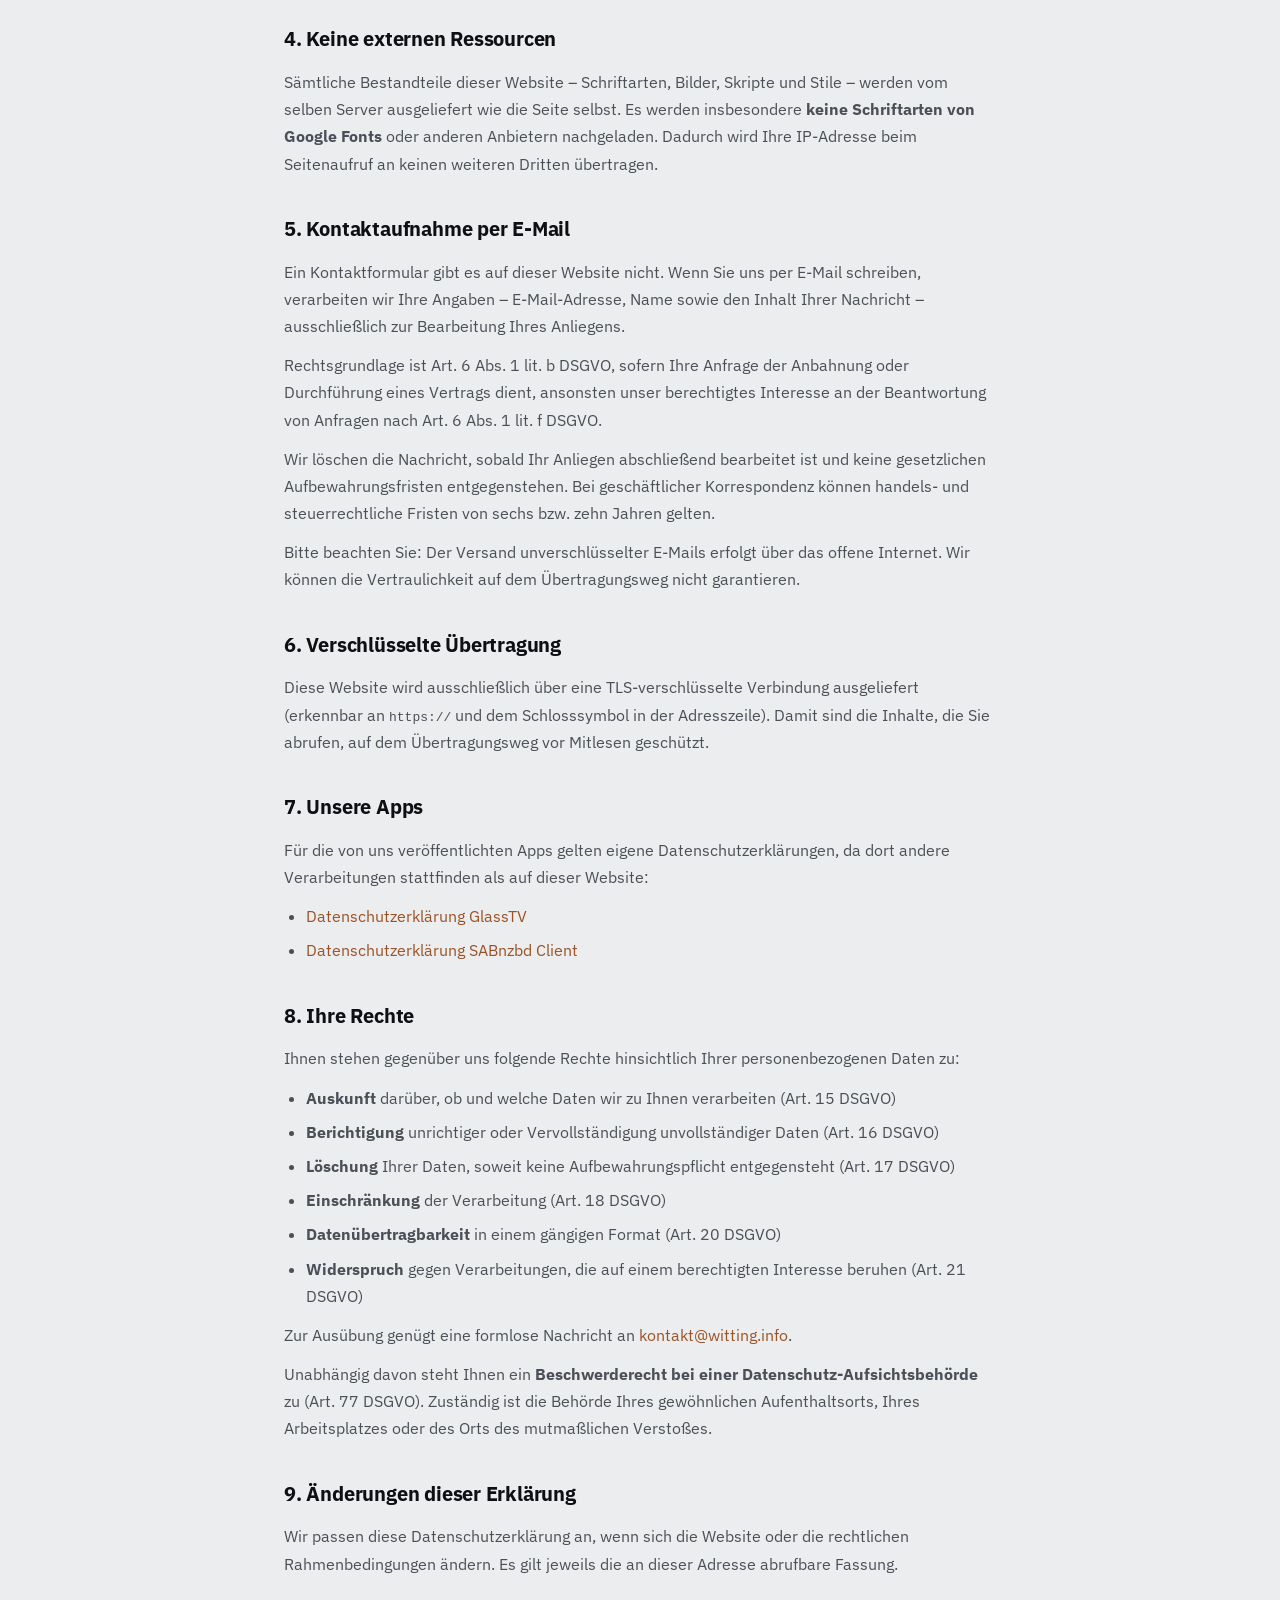
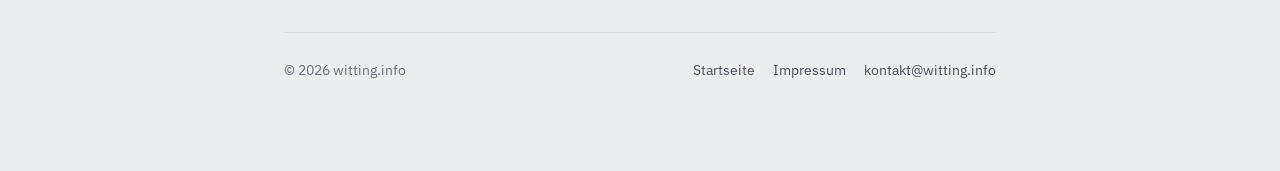
<file: datenschutz/index.html>
<!DOCTYPE html>
<html lang="de">
<head>
<meta charset="UTF-8">
<meta name="viewport" content="width=device-width, initial-scale=1.0">
<title>Datenschutzerklärung – witting.info</title>
<meta name="description" content="Datenschutzerklärung von witting.info: keine Cookies, kein Tracking, keine externen Ressourcen. Informationen zu Hosting, Kontaktaufnahme und Ihren Rechten nach DSGVO.">
<meta name="robots" content="index,follow">
<link rel="canonical" href="https://witting.info/datenschutz/">
<link rel="icon" href="/favicon.svg" type="image/svg+xml">
<meta name="theme-color" content="#ecedef" media="(prefers-color-scheme: light)">
<meta name="theme-color" content="#16181d" media="(prefers-color-scheme: dark)">
<style>
    @font-face {
        font-family: 'Plex Sans';
        src: url('/assets/fonts/plex-sans-400.woff2') format('woff2');
        font-weight: 400; font-style: normal; font-display: swap;
    }
    @font-face {
        font-family: 'Plex Sans';
        src: url('/assets/fonts/plex-sans-700.woff2') format('woff2');
        font-weight: 700; font-style: normal; font-display: swap;
    }
    @font-face {
        font-family: 'Plex Mono';
        src: url('/assets/fonts/plex-mono-400.woff2') format('woff2');
        font-weight: 400; font-style: normal; font-display: swap;
    }
    :root {
        --bg: #ecedef;
        --surface: #ffffff;
        --text: #0d0f13;
        --text-secondary: #4b5058;
        --text-tertiary: #6b7078;
        --border: rgba(13, 15, 19, 0.13);
        --border-soft: rgba(13, 15, 19, 0.07);
        --accent: #9a5326;
        --accent-dark: #9a5326;
        --accent-soft: rgba(154, 83, 38, 0.09);
        --accent2: #b4642f;
        --shadow-sm: 0 1px 2px rgba(13, 15, 19, 0.05);
        --shadow-md: 0 8px 24px rgba(13, 15, 19, 0.08);
        --radius: 16px;
    }
    @media (prefers-color-scheme: dark) {
        :root {
            --bg: #16181d;
            --surface: #1d2027;
            --text: #ecedf0;
            --text-secondary: #a2a6af;
            --text-tertiary: #838892;
            --border: rgba(255, 255, 255, 0.10);
            --border-soft: rgba(255, 255, 255, 0.06);
            --accent: #c4703f;
            --accent-dark: #d9834e;
            --accent-soft: rgba(196, 112, 63, 0.15);
            --accent2: #d9834e;
        }
    }
    * { box-sizing: border-box; margin: 0; padding: 0; }
    html { scroll-behavior: smooth; }
    body {
        font-family: 'Plex Sans', system-ui, -apple-system, 'Segoe UI', Roboto, sans-serif;
        background: var(--bg);
        color: var(--text);
        line-height: 1.7;
        -webkit-font-smoothing: antialiased;
    }
    img, svg { display: block; max-width: 100%; height: auto; }


    .skip-link {
        position: absolute; left: 16px; top: -60px;
        background: var(--surface); color: var(--text);
        border: 1px solid var(--border); border-radius: 10px;
        padding: 10px 16px; font-weight: 600; text-decoration: none;
        z-index: 10; transition: top .2s ease;
    }
    .skip-link:focus { top: 16px; }

    .wrap { max-width: 760px; margin: 0 auto; padding: 44px 24px 88px; }

    .topbar { margin-bottom: 40px; }
    .brand { display: inline-flex; align-items: center; gap: 10px; text-decoration: none; color: var(--text); font-weight: 700; }
    .brand svg { width: 30px; height: 20px; }
    .brand span.mark { font-size: 1.06rem; letter-spacing: -0.01em; }
    .brand span.mark i { font-style: normal; color: var(--accent); font-weight: 500; }

    .eyebrow {
        font-family: 'Plex Mono', ui-monospace, monospace;
        display: inline-block; font-size: 0.78rem; font-weight: 700;
        letter-spacing: 0.08em; text-transform: uppercase;
        color: var(--accent-dark); background: var(--accent-soft);
        padding: 6px 14px; border-radius: 100px; margin-bottom: 16px;
    }
    h1 { font-size: clamp(2rem, 5vw, 2.7rem); font-weight: 800; letter-spacing: -0.025em; line-height: 1.1; margin-bottom: 10px; }
    .updated { color: var(--text-tertiary); font-size: 0.9rem; margin-bottom: 34px; }

    .callout {
        background: var(--accent-soft); border: 1px solid var(--border);
        border-radius: var(--radius); padding: 20px 22px; margin-bottom: 36px;
        font-size: 1.01rem;
    }
    .callout strong { color: var(--accent-dark); }

    section { margin-bottom: 34px; }
    h2 { font-size: 1.28rem; font-weight: 700; letter-spacing: -0.01em; margin-bottom: 12px; }
    p { color: var(--text-secondary); margin-bottom: 12px; }
    ul { color: var(--text-secondary); padding-left: 22px; margin-bottom: 12px; }
    li { margin-bottom: 7px; }
    a { color: var(--accent-dark); text-decoration: none; font-weight: 500; }
    a:hover { text-decoration: underline; }
    .card {
        background: var(--surface); border: 1px solid var(--border);
        border-radius: var(--radius); padding: 22px 24px; box-shadow: var(--shadow-sm);
        line-height: 1.85;
    }
    .card .label { font-family: 'Plex Mono', ui-monospace, monospace; display: block; font-size: 0.76rem; text-transform: uppercase; letter-spacing: 0.07em; color: var(--text-tertiary); margin-bottom: 6px; font-weight: 600; }

    .todo {
        display: inline-block;
        background: var(--todo-bg); border: 1px dashed var(--todo-border);
        color: var(--todo-text); border-radius: 8px; padding: 1px 9px;
        font-weight: 600; font-size: 0.94em;
    }
    .todo-note {
        background: var(--todo-bg); border: 1px solid var(--todo-border);
        border-radius: var(--radius); padding: 20px 22px; margin-bottom: 34px;
    }
    .todo-note b { color: var(--todo-text); display: block; margin-bottom: 6px; }
    .todo-note p { color: var(--todo-text); margin-bottom: 0; font-size: 0.95rem; }

    footer {
        margin-top: 54px; padding-top: 26px; border-top: 1px solid var(--border-soft);
        color: var(--text-tertiary); font-size: 0.88rem;
        display: flex; flex-wrap: wrap; gap: 8px 20px; justify-content: space-between;
    }
    footer a { color: var(--text-secondary); }
    footer nav { display: flex; gap: 18px; flex-wrap: wrap; }
</style>
</head>
<body>
<a class="skip-link" href="#main">Zum Inhalt springen</a>

<div class="wrap">
    <div class="topbar">
        <a class="brand" href="https://witting.info" style="color: var(--text);">
            <svg viewBox="0 0 48 32" fill="none" xmlns="http://www.w3.org/2000/svg" aria-hidden="true">
                <path d="M4 26 L14 6 L24 22 L34 6 L44 26" stroke="currentColor" stroke-width="7" stroke-linecap="round" stroke-linejoin="round"/>
            </svg>
            <span class="mark">witting<i>.info</i></span>
        </a>
    </div>

    <main id="main">
        <span class="eyebrow">Datenschutz</span>
        <h1>Datenschutzerklärung</h1>
        <p class="updated">witting.info · Stand: 9. August 2026</p>

        <div class="callout">
            <strong>Kurzfassung:</strong> Diese Website setzt <strong>keine Cookies</strong>, verwendet
            <strong>kein Tracking</strong> und lädt <strong>keine Inhalte von fremden Servern</strong> –
            keine externen Schriftarten, keine Kartendienste, keine Videoeinbindungen. Es gibt kein
            Kontaktformular. Beim Aufruf entstehen ausschließlich die technisch unvermeidbaren
            Server-Protokolle beim Hoster.
        </div>

        

        <section>
            <h2>1. Verantwortlicher</h2>
            <p>Verantwortlich für die Datenverarbeitung auf dieser Website ist:</p>
            <div class="card">
                <span class="label">Verantwortlicher im Sinne der DSGVO</span>
                Maximilian Witting<br>
                Europaring 12<br>
                40878 Ratingen<br>
                Deutschland<br>
                Telefon: <a href="tel:+4915128087078">+49 151 28087078</a><br>
                E-Mail: <a href="mailto:kontakt@witting.info">kontakt@witting.info</a>
            </div>
            <p style="margin-top:12px;">
                Ein Datenschutzbeauftragter ist gesetzlich nicht zu benennen, da die Voraussetzungen
                des § 38 BDSG nicht vorliegen.
            </p>
        </section>

        <section>
            <h2>2. Hosting und Server-Protokolle</h2>
            <p>
                Diese Website wird über <strong>GitHub Pages</strong> bereitgestellt, einen Dienst der
                GitHub, Inc., 88 Colin P. Kelly Jr. Street, San Francisco, CA 94107, USA.
            </p>
            <p>
                Beim Aufruf einer Seite verarbeitet GitHub technisch notwendige Verbindungsdaten,
                insbesondere Ihre IP-Adresse, Datum und Uhrzeit des Zugriffs, die abgerufene Adresse,
                den Referrer sowie Angaben zu Browser und Betriebssystem. Diese Verarbeitung ist für
                die Auslieferung der Seite unvermeidbar und dient zugleich der Betriebssicherheit.
                Rechtsgrundlage ist unser berechtigtes Interesse an einer sicheren und effizienten
                Bereitstellung des Angebots nach Art. 6 Abs. 1 lit. f DSGVO.
            </p>
            <p>
                Wir selbst haben auf diese Protokolldaten <strong>keinen Zugriff</strong> und erhalten
                von GitHub keine Auswertungen darüber. Da GitHub Daten auch in den USA verarbeiten kann,
                stützt sich die Übermittlung auf die Standardvertragsklauseln der EU-Kommission sowie
                auf die Zertifizierung von GitHub unter dem EU-US Data Privacy Framework. Einzelheiten
                finden Sie in der
                <a href="https://docs.github.com/de/site-policy/privacy-policies/github-general-privacy-statement" target="_blank" rel="noopener">Datenschutzerklärung von GitHub</a>.
            </p>
        </section>

        <section>
            <h2>3. Keine Cookies, kein Tracking</h2>
            <p>
                Diese Website speichert keine Cookies und legt keine Daten im lokalen Speicher Ihres
                Browsers ab. Es kommen keine Analyse-, Statistik- oder Werbedienste zum Einsatz –
                weder Google Analytics oder vergleichbare Werkzeuge noch Werbenetzwerke oder
                Social-Media-Plugins. Es werden keine Nutzungsprofile erstellt.
            </p>
            <p>
                Aus diesem Grund erscheint auch kein Cookie-Banner: Es gibt keine einwilligungspflichtige
                Verarbeitung, in die eingewilligt werden müsste.
            </p>
        </section>

        <section>
            <h2>4. Keine externen Ressourcen</h2>
            <p>
                Sämtliche Bestandteile dieser Website – Schriftarten, Bilder, Skripte und Stile –
                werden vom selben Server ausgeliefert wie die Seite selbst. Es werden insbesondere
                <strong>keine Schriftarten von Google Fonts</strong> oder anderen Anbietern nachgeladen.
                Dadurch wird Ihre IP-Adresse beim Seitenaufruf an keinen weiteren Dritten übertragen.
            </p>
        </section>

        <section>
            <h2>5. Kontaktaufnahme per E-Mail</h2>
            <p>
                Ein Kontaktformular gibt es auf dieser Website nicht. Wenn Sie uns per E-Mail
                schreiben, verarbeiten wir Ihre Angaben – E-Mail-Adresse, Name sowie den Inhalt Ihrer
                Nachricht – ausschließlich zur Bearbeitung Ihres Anliegens.
            </p>
            <p>
                Rechtsgrundlage ist Art. 6 Abs. 1 lit. b DSGVO, sofern Ihre Anfrage der Anbahnung oder
                Durchführung eines Vertrags dient, ansonsten unser berechtigtes Interesse an der
                Beantwortung von Anfragen nach Art. 6 Abs. 1 lit. f DSGVO.
            </p>
            <p>
                Wir löschen die Nachricht, sobald Ihr Anliegen abschließend bearbeitet ist und keine
                gesetzlichen Aufbewahrungsfristen entgegenstehen. Bei geschäftlicher Korrespondenz
                können handels- und steuerrechtliche Fristen von sechs bzw. zehn Jahren gelten.
            </p>
            <p>
                Bitte beachten Sie: Der Versand unverschlüsselter E-Mails erfolgt über das offene
                Internet. Wir können die Vertraulichkeit auf dem Übertragungsweg nicht garantieren.
            </p>
        </section>

        <section>
            <h2>6. Verschlüsselte Übertragung</h2>
            <p>
                Diese Website wird ausschließlich über eine TLS-verschlüsselte Verbindung ausgeliefert
                (erkennbar an <code>https://</code> und dem Schlosssymbol in der Adresszeile). Damit
                sind die Inhalte, die Sie abrufen, auf dem Übertragungsweg vor Mitlesen geschützt.
            </p>
        </section>

        <section>
            <h2>7. Unsere Apps</h2>
            <p>
                Für die von uns veröffentlichten Apps gelten eigene Datenschutzerklärungen, da dort
                andere Verarbeitungen stattfinden als auf dieser Website:
            </p>
            <ul>
                <li><a href="/glasstv/datenschutz/">Datenschutzerklärung GlassTV</a></li>
                <li><a href="/sabnzbd/datenschutz/">Datenschutzerklärung SABnzbd Client</a></li>
            </ul>
        </section>

        <section>
            <h2>8. Ihre Rechte</h2>
            <p>Ihnen stehen gegenüber uns folgende Rechte hinsichtlich Ihrer personenbezogenen Daten zu:</p>
            <ul>
                <li><strong>Auskunft</strong> darüber, ob und welche Daten wir zu Ihnen verarbeiten (Art. 15 DSGVO)</li>
                <li><strong>Berichtigung</strong> unrichtiger oder Vervollständigung unvollständiger Daten (Art. 16 DSGVO)</li>
                <li><strong>Löschung</strong> Ihrer Daten, soweit keine Aufbewahrungspflicht entgegensteht (Art. 17 DSGVO)</li>
                <li><strong>Einschränkung</strong> der Verarbeitung (Art. 18 DSGVO)</li>
                <li><strong>Datenübertragbarkeit</strong> in einem gängigen Format (Art. 20 DSGVO)</li>
                <li><strong>Widerspruch</strong> gegen Verarbeitungen, die auf einem berechtigten Interesse beruhen (Art. 21 DSGVO)</li>
            </ul>
            <p>
                Zur Ausübung genügt eine formlose Nachricht an
                <a href="mailto:kontakt@witting.info">kontakt@witting.info</a>.
            </p>
            <p>
                Unabhängig davon steht Ihnen ein <strong>Beschwerderecht bei einer
                Datenschutz-Aufsichtsbehörde</strong> zu (Art. 77 DSGVO). Zuständig ist die Behörde
                Ihres gewöhnlichen Aufenthaltsorts, Ihres Arbeitsplatzes oder des Orts des
                mutmaßlichen Verstoßes.
            </p>
        </section>

        <section>
            <h2>9. Änderungen dieser Erklärung</h2>
            <p>
                Wir passen diese Datenschutzerklärung an, wenn sich die Website oder die rechtlichen
                Rahmenbedingungen ändern. Es gilt jeweils die an dieser Adresse abrufbare Fassung.
            </p>
        </section>
    </main>

    <footer>
        <span>© 2026 witting.info</span>
        <nav>
            <a href="https://witting.info">Startseite</a>
            <a href="/impressum/">Impressum</a>
            <a href="mailto:kontakt@witting.info">kontakt@witting.info</a>
        </nav>
    </footer>
</div>
</body>
</html>
</file>
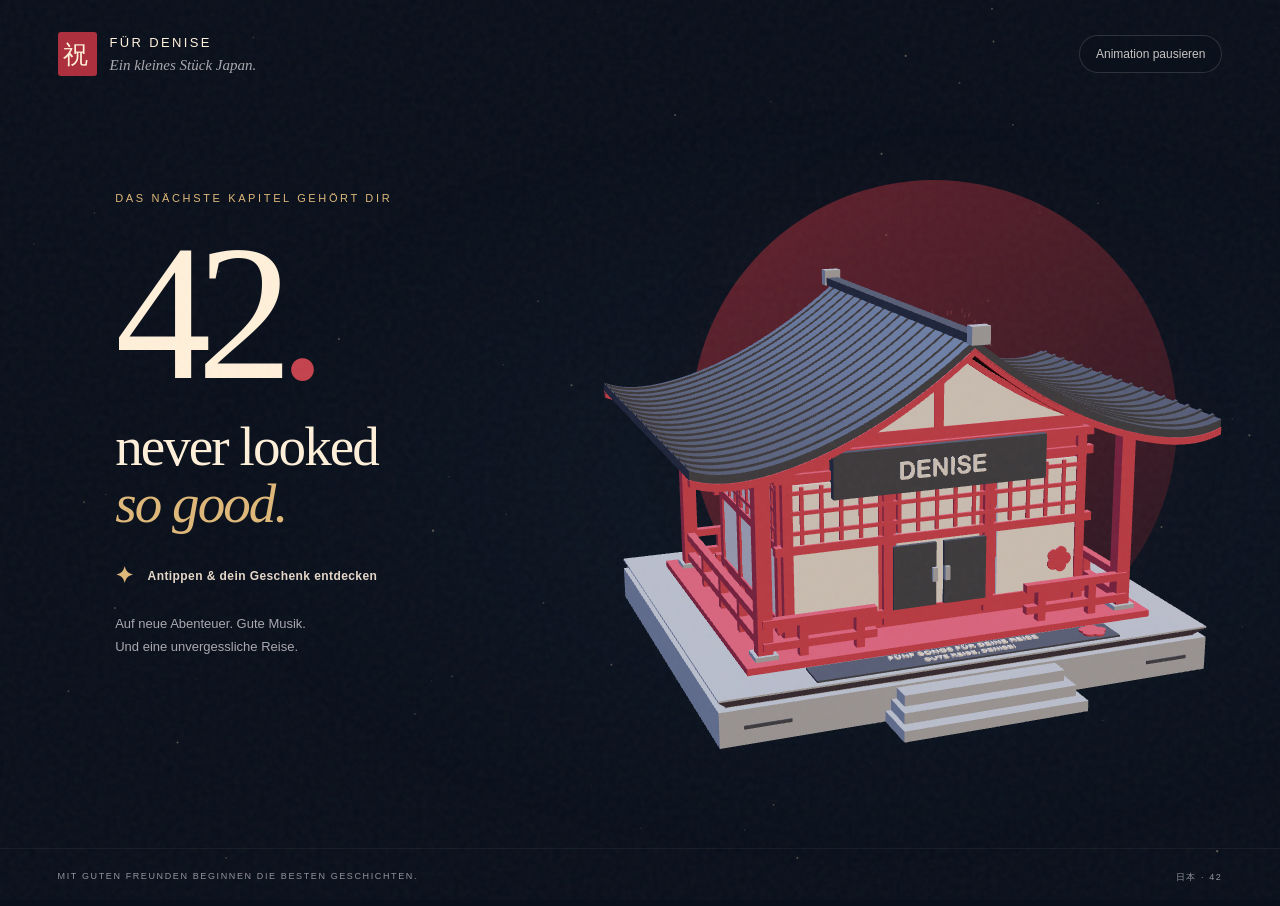
<file: denise/index.html>
<!doctype html>
<html lang="de">
<head>
<meta charset="utf-8"><meta name="viewport" content="width=device-width, initial-scale=1">
<title>42 never looked so good · Für Denise</title>
<meta name="description" content="Alles Liebe zum Geburtstag, liebe Denise. Eine kleine Reise nach Japan – von Sven, Sommy und Max.">
<meta name="theme-color" content="#0a101b"><meta name="robots" content="noindex, nofollow">
<link rel="icon" type="image/svg+xml" href="data:image/svg+xml,%3Csvg xmlns='http://www.w3.org/2000/svg' viewBox='0 0 64 64'%3E%3Crect width='64' height='64' rx='16' fill='%230a101b'/%3E%3Ccircle cx='32' cy='32' r='21' fill='%23ba3945'/%3E%3Ctext x='32' y='41' text-anchor='middle' font-family='Georgia' font-size='27' fill='%23fff0d8'%3E42%3C/text%3E%3C/svg%3E">
<link rel="stylesheet" href="./style.css?v=2">
<script type="importmap">{"imports":{"three":"./vendor/build/three.module.js","three/addons/":"./vendor/examples/jsm/"}}</script>
<script type="module" src="./app.js?v=2"></script>
</head>
<body>
<canvas id="fireworks" aria-hidden="true"></canvas>
<div class="grain" aria-hidden="true"></div>
<header><a class="dedication" href="./" aria-label="Zurück zum Geburtstagsgruß"><span class="seal" aria-hidden="true">祝</span><span>FÜR DENISE<span class="subline">Ein kleines Stück Japan.</span></span></a><button class="motion" id="motion" aria-pressed="false">Animation pausieren</button></header>
<main id="experience">
<div class="sun" aria-hidden="true"></div>
<section class="intro" id="intro" aria-label="Deine Geburtstagsüberraschung">
<p class="eyebrow">DAS NÄCHSTE KAPITEL GEHÖRT DIR</p>
<h1><button id="open" aria-controls="gift" aria-expanded="false"><span class="age">42<span class="period">.</span></span><span class="headline">never looked<br><em>so good.</em></span><span class="invitation"><span class="spark">✦</span> Antippen &amp; dein Geschenk entdecken</span></button></h1>
<p class="intro-note">Auf neue Abenteuer. Gute Musik.<br>Und eine unvergessliche Reise.</p>
</section>
<div id="stage" role="img" aria-label="Dein japanischer Tempel als drehbares 3D-Modell"><img id="fallback" src="./assets/temple-fallback.png" alt="Dein Tempel mit angehobenem Dach, Tempelhalle und Sockeldeckel" hidden></div>
<section id="gift" class="gift" aria-hidden="true" inert>
<div class="wish"><p class="eyebrow">EIN GESCHENK. FÜNF SONGS. DEIN ABENTEUER.</p><h2>Alles Liebe zum Geburtstag,<br><em>liebe Denise!</em></h2></div>
<div class="gift-bottom"><p class="senders">wünschen dir <strong>Sven, Sommy &amp; Max</strong></p><p class="travel">Fünf Songs für deine Reise. Ein Stück Japan für zuhause.</p><div class="actions"><button id="replay">Noch einmal öffnen <span aria-hidden="true">↺</span></button><span id="drag-hint">Ziehen, um den Tempel zu drehen</span></div><a class="discover" href="#story">Was in deinem Geschenk steckt <span aria-hidden="true">↓</span></a></div>
</section>
<p id="load-status" role="status">Dein Geschenk wird vorbereitet …</p>
</main>
<div id="story" class="story" hidden>
<section class="gift-story" aria-labelledby="story-title">
<div class="chapter"><span>01 / DEIN GESCHENK</span><span aria-hidden="true">音楽 · MUSIK</span></div>
<div class="story-grid"><div><p class="eyebrow">EIN KLEINER TEMPEL. GANZ VIEL DRIN.</p><h2 id="story-title">Ein Stück Japan.<br><em>Und dein eigener Soundtrack.</em></h2></div>
<div class="story-copy"><p>Dieser kleine japanische Tempel ist für dich entstanden – Schicht für Schicht im 3D-Druck. Als Vorfreude auf deine Reise und als Erinnerung, die danach bei dir bleibt.</p><p>Im Sockel warten fünf Songkarten auf dich. In jeder steckt ein NFC-Sticker, der einen Song in Apple Music öffnet, wenn du ihn mit deinem iPhone scannst. Fünf kleine musikalische Begleiter für unterwegs. Oder für einen Moment Japan zuhause.</p></div></div>
<ol class="steps"><li><span class="step-number">01</span><h3>Eine Karte aussuchen</h3><p>Hebe den Tempel samt Deckel vom Sockel und nimm eine der fünf Songkarten heraus.</p></li><li><span class="step-number">02</span><h3>Dein iPhone daranhalten</h3><p>Aktiviere den Bildschirm und halte die obere Kante deines iPhones nah an den NFC-Sticker der Karte.</p></li><li><span class="step-number">03</span><h3>Antippen. Zuhören. Losreisen.</h3><p>Tippe auf die eingeblendete Mitteilung. Sie führt dich zum Song in Apple Music – dort kannst du ihn abspielen.</p></li></ol>

</section>
<section class="thanks" aria-labelledby="thanks-title"><div class="chapter"><span>02 / WAS WIR DIR SAGEN MÖCHTEN</span><span aria-hidden="true">ありがとう · DANKE</span></div><p class="eyebrow">LIEBE DENISE,</p><h2 id="thanks-title">Wie schön,<br><em>dass es dich gibt.</em></h2><div class="letter"><p>Du bist einfach immer da wenn man dich braucht und selten haben wir eine so gutherzige und hilfsbereite Freundin kennenlernen dürfen wie du es bist! Das soll jetzt nicht zu kitschig klingen aber jeder braucht eine Denise an seiner Seite!</p><p>Und dann ist da dein Humor: die kleinen Kommentare, das gemeinsame Lachen und diese Fähigkeit, selbst einen ganz gewöhnlichen Tag schöner zu machen. Mit deiner sympathischen Art fühlt man sich bei dir einfach wohl.</p><p>Danke für all die schönen Momente mit dir. Für die Gespräche, das Lachen und die Zeit, die du uns schenkst. Danke fürs Immer-da-Sein. Und dafür, dass du einfach du bist.</p><p>Für dein neues Lebensjahr wünschen wir dir viele Momente, die genauso schön sind wie die, die du anderen bereitest. Eine wundervolle Japanreise, neue Lieblingsorte – und noch ganz viele gemeinsame Geschichten.</p></div><p class="closing">Auf dich, auf 42 und auf alles, was noch kommt.</p><p class="signature">Sven, Sommy &amp; Max</p><a class="back-top" href="#experience">Noch ein Blick auf dein Geschenk ↑</a></section>
</div>
<footer><span>MIT GUTEN FREUNDEN BEGINNEN DIE BESTEN GESCHICHTEN.</span><span aria-hidden="true">日本 · 42</span></footer>
<noscript><div class="no-script">Alles Liebe zum Geburtstag, liebe Denise! Wünschen dir Sven, Sommy und Max.<br>Aktiviere JavaScript, um deinen Tempel zu öffnen.</div></noscript>
</body></html>
</file>
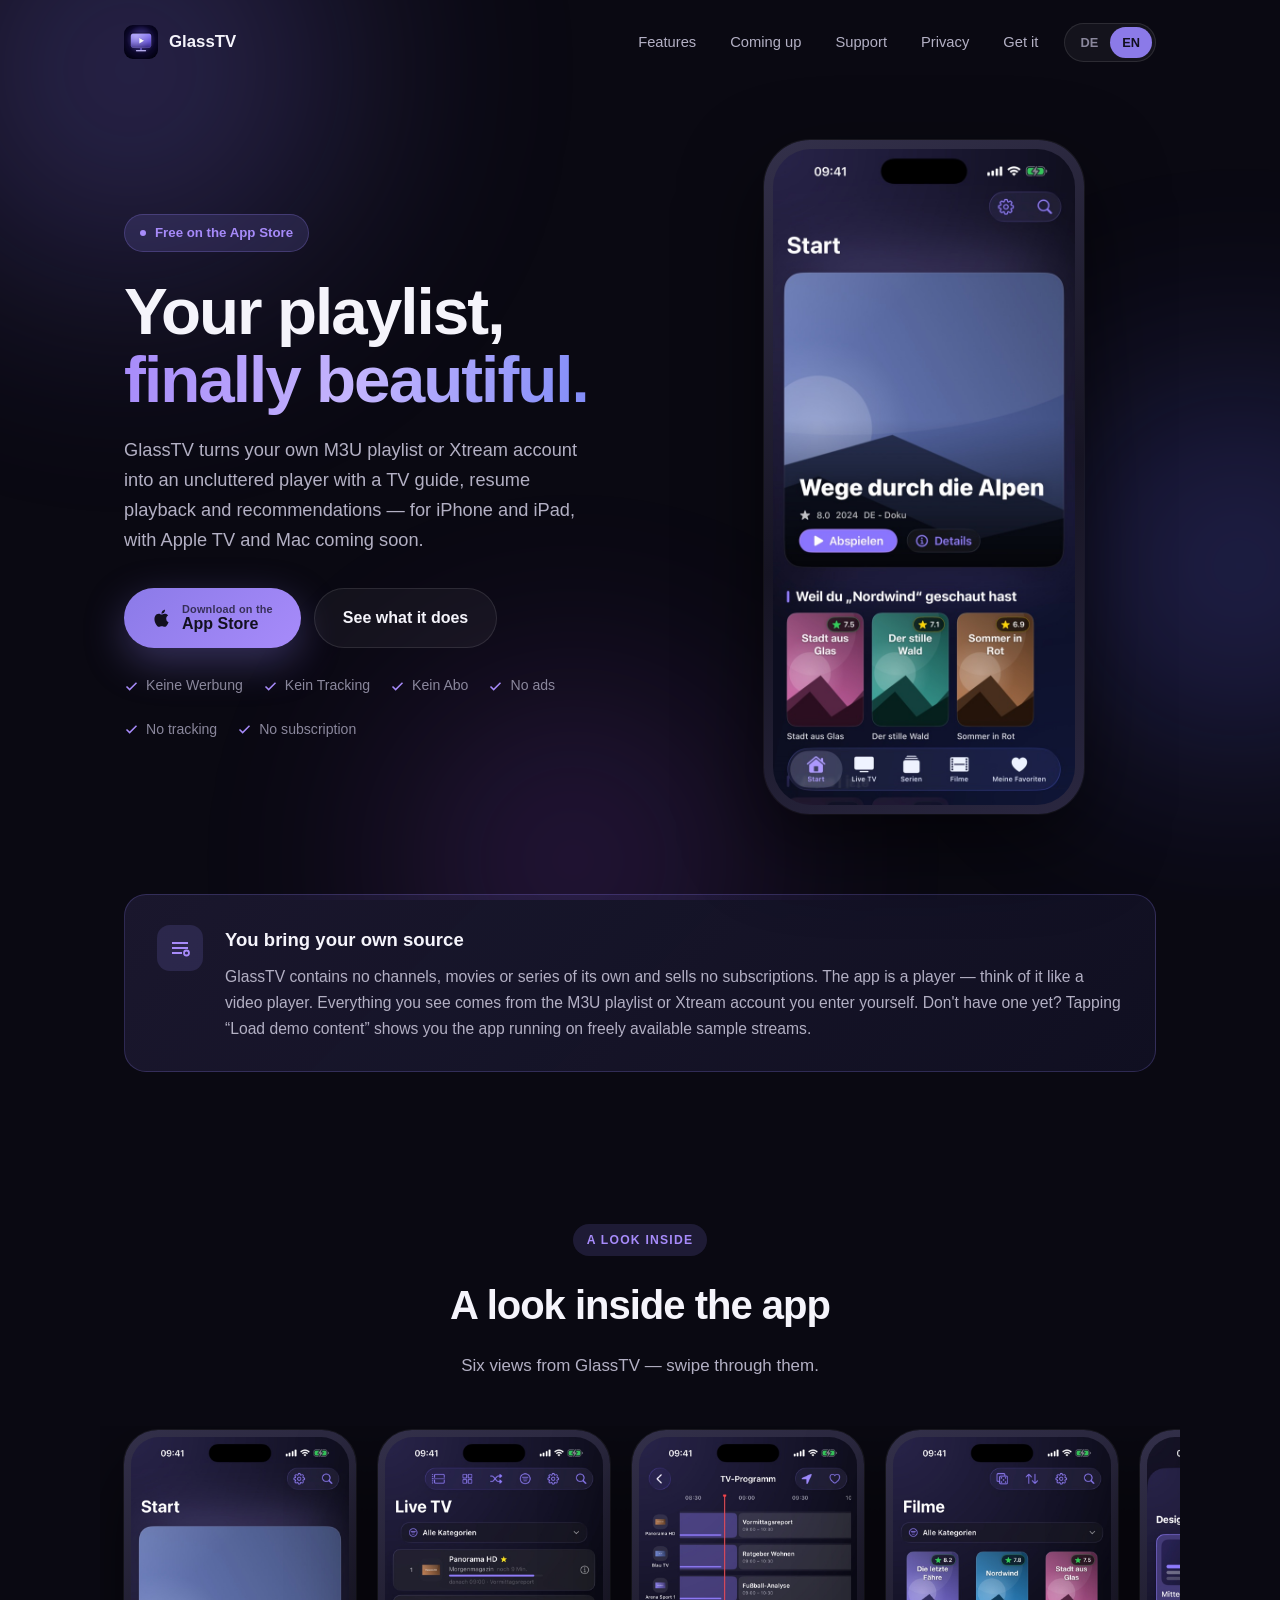
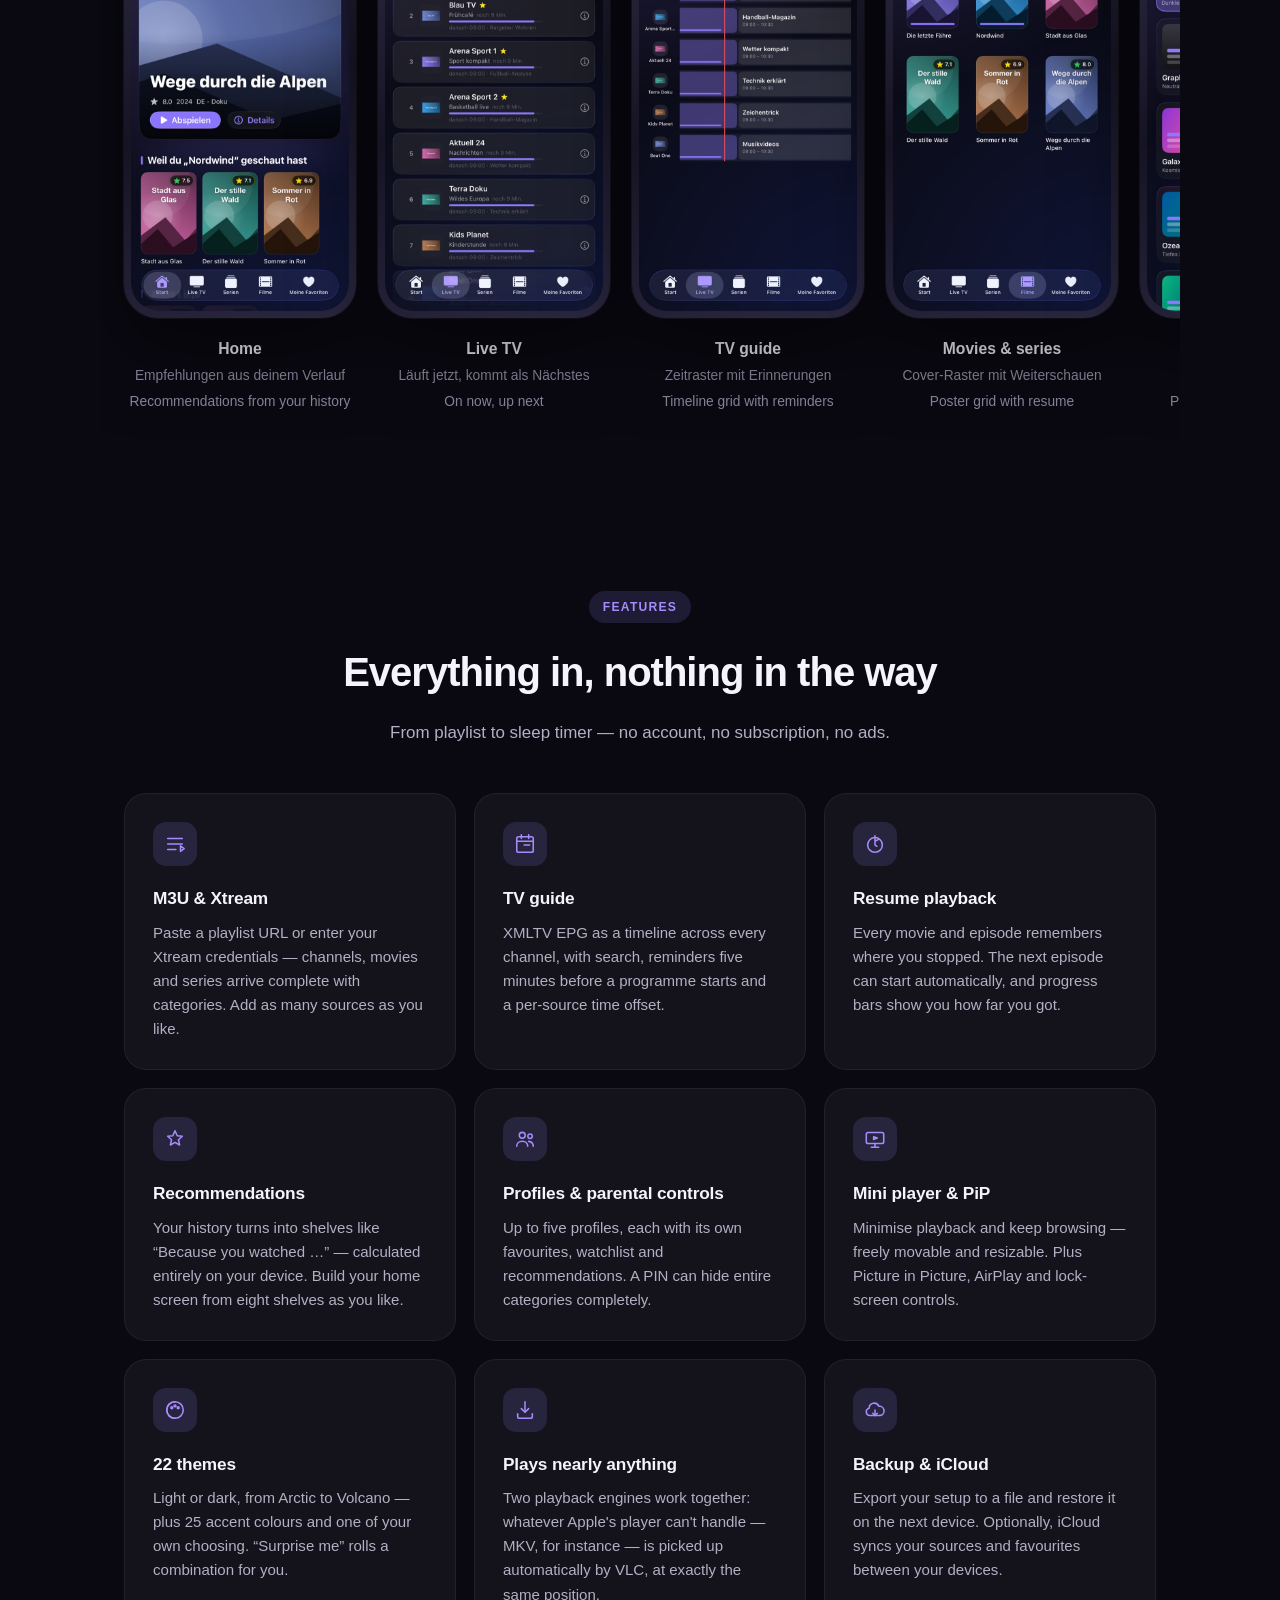
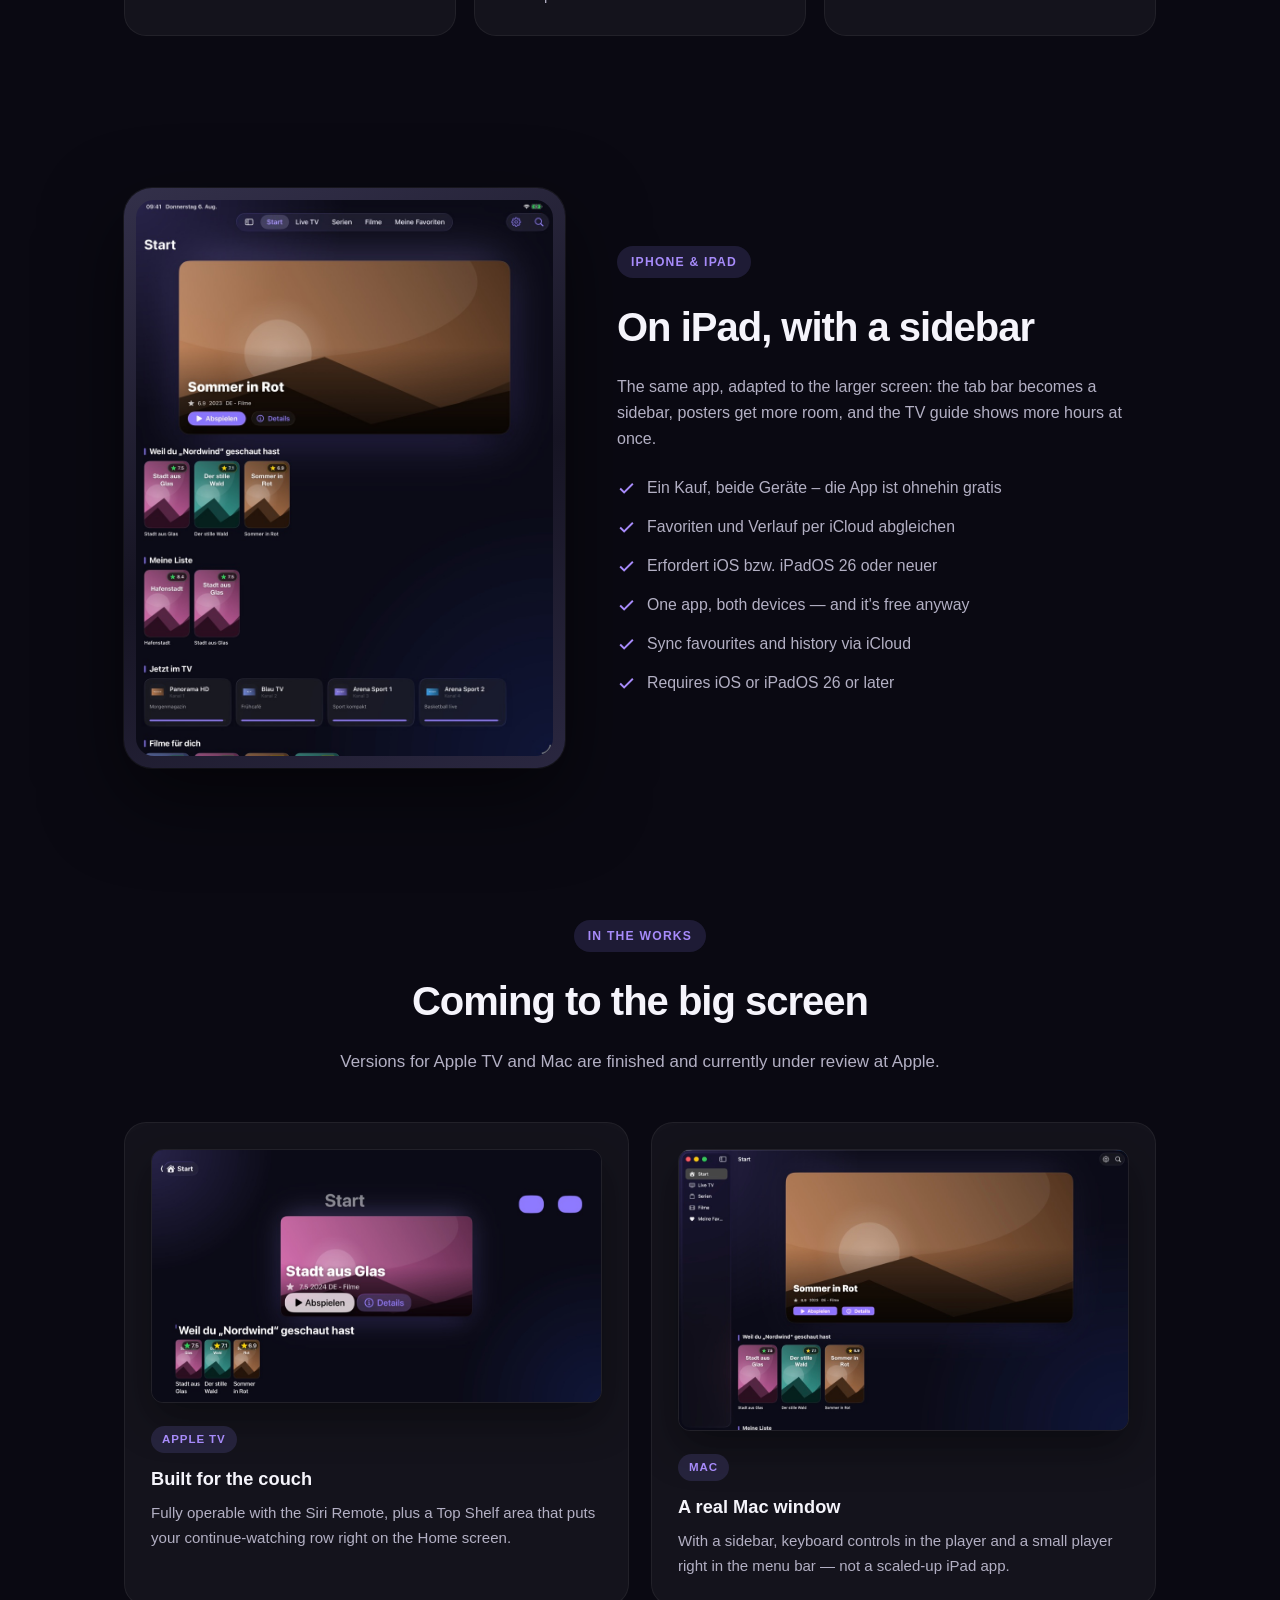
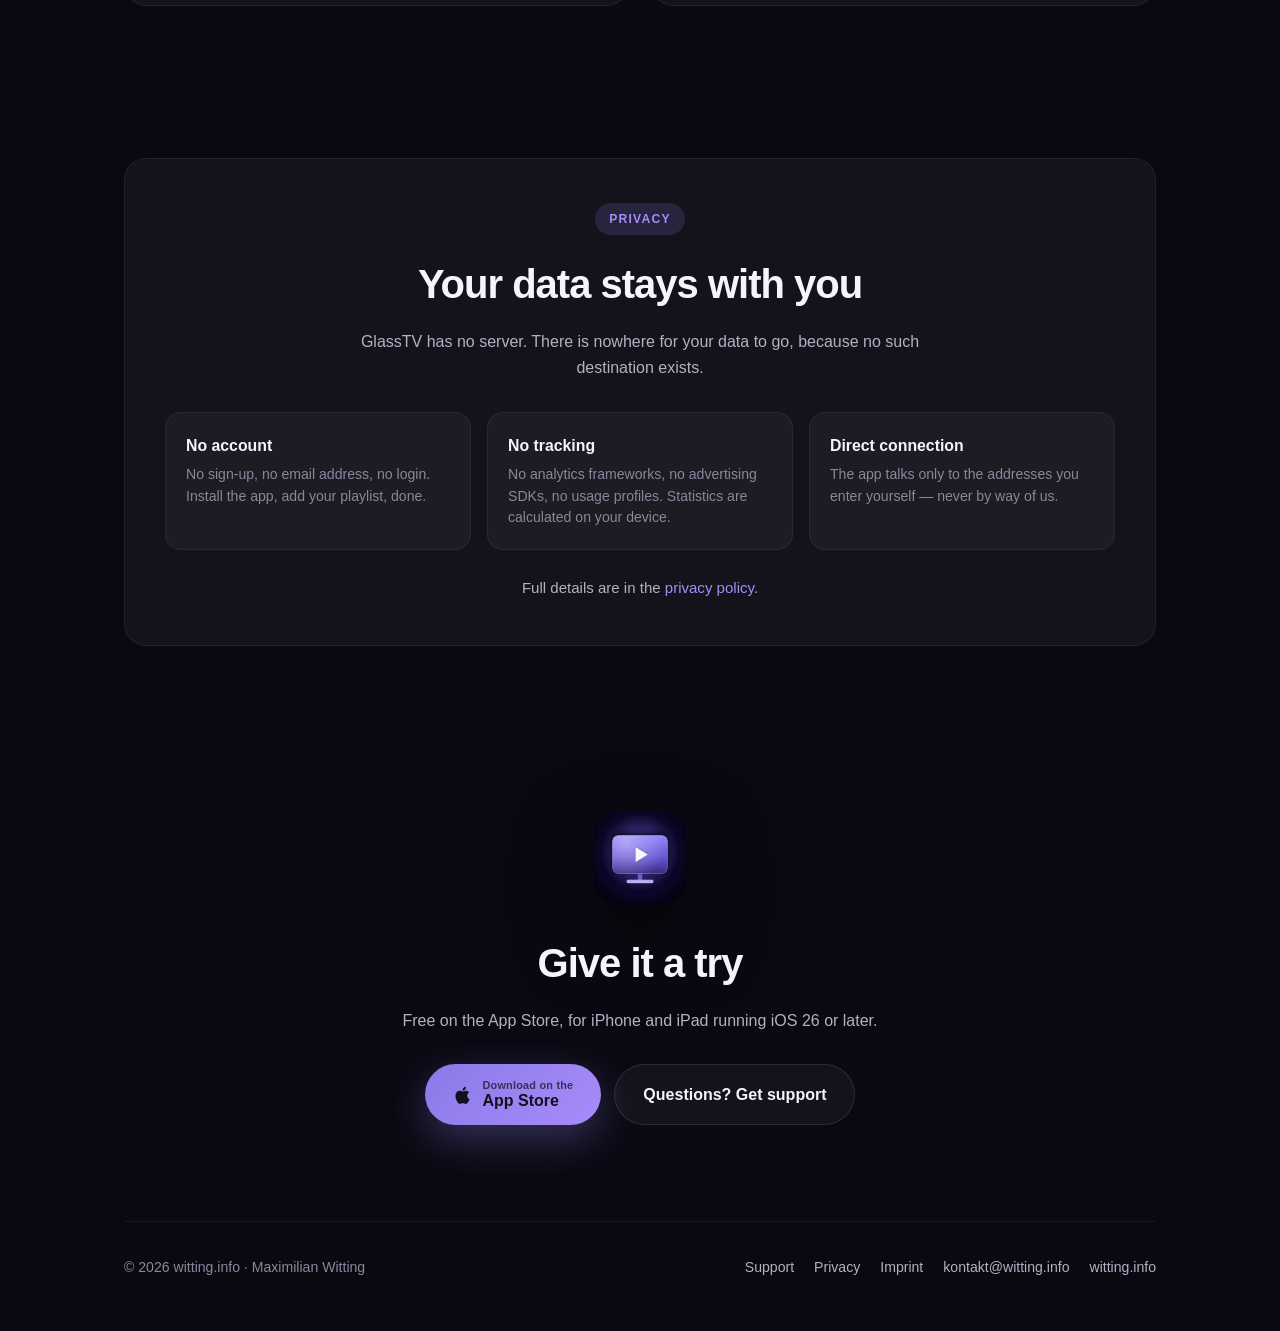
<file: glasstv/index.html>
<!DOCTYPE html>
<html lang="de">
<head>
<meta charset="UTF-8">
<meta name="viewport" content="width=device-width, initial-scale=1.0">
<title>GlassTV — dein IPTV-Player für iPhone und iPad</title>
<meta name="description" content="GlassTV spielt deine eigene M3U-Playlist oder deinen Xtream-Zugang ab: Programmführer, Serien mit Weiterschauen, Profile, Kindersicherung und 22 Designs. Gratis, ohne Werbung, ohne Tracking.">
<meta name="robots" content="index,follow">
<link rel="canonical" href="https://witting.info/glasstv/">
<link rel="icon" href="/glasstv/icon.png" type="image/png">
<link rel="apple-touch-icon" href="/glasstv/apple-touch-icon.png">
<meta name="theme-color" content="#0a0912">
<meta property="og:type" content="website">
<meta property="og:title" content="GlassTV — dein IPTV-Player für iPhone und iPad">
<meta property="og:description" content="Deine eigene Playlist, endlich schön: Programmführer, Weiterschauen, Profile und 22 Designs. Gratis, ohne Werbung, ohne Tracking.">
<meta property="og:url" content="https://witting.info/glasstv/">
<meta property="og:image" content="https://witting.info/glasstv/icon.png">
<meta name="twitter:card" content="summary_large_image">
<style>
    :root {
        --bg: #0a0912;
        --bg-soft: #100e1c;
        --surface: rgba(255, 255, 255, 0.045);
        --surface-strong: #161423;
        --text: #f5f4fb;
        --text-secondary: #b3b0c4;
        --text-tertiary: #8a879c;
        --border: rgba(255, 255, 255, 0.10);
        --border-soft: rgba(255, 255, 255, 0.06);
        --accent: #8b7ae8;
        --accent-bright: #a78bfa;
        --accent-soft: rgba(139, 122, 232, 0.16);
        --radius: 22px;
        --shadow-lg: 0 30px 80px rgba(0, 0, 0, 0.55);
    }

    * { box-sizing: border-box; margin: 0; padding: 0; }
    html { scroll-behavior: smooth; }

    body {
        font-family: -apple-system, BlinkMacSystemFont, 'Segoe UI', Roboto, 'Helvetica Neue', Arial, sans-serif;
        background: var(--bg);
        color: var(--text);
        line-height: 1.65;
        -webkit-font-smoothing: antialiased;
        overflow-x: hidden;
    }
    img { display: block; max-width: 100%; height: auto; }
    a { color: var(--accent-bright); text-decoration: none; }
    a:hover { text-decoration: underline; }

    .ambient { position: fixed; inset: 0; z-index: -1; overflow: hidden; pointer-events: none; }
    .ambient span { position: absolute; border-radius: 50%; filter: blur(110px); opacity: 0.42; }
    .ambient span:nth-child(1) { width: 620px; height: 620px; top: -240px; left: -180px; background: radial-gradient(circle, #7c6ce0, transparent 70%); }
    .ambient span:nth-child(2) { width: 520px; height: 520px; top: 34%; right: -220px; background: radial-gradient(circle, #6366f1, transparent 70%); }
    .ambient span:nth-child(3) { width: 480px; height: 480px; bottom: -200px; left: 26%; background: radial-gradient(circle, #a855f7, transparent 70%); opacity: 0.30; }

    .skip-link {
        position: absolute; left: 16px; top: -60px;
        background: var(--surface-strong); color: var(--text);
        border: 1px solid var(--border); border-radius: 10px;
        padding: 10px 16px; font-weight: 600;
        z-index: 20; transition: top .2s ease;
    }
    .skip-link:focus { top: 16px; }

    .wrap { max-width: 1080px; margin: 0 auto; padding: 0 24px; }

    /* ---------- Navigation ---------- */
    .nav { display: flex; align-items: center; justify-content: space-between; gap: 16px; padding: 22px 0; }
    .brand { display: flex; align-items: center; gap: 11px; color: var(--text); font-weight: 700; font-size: 1.05rem; }
    .brand:hover { text-decoration: none; }
    .brand img { width: 34px; height: 34px; border-radius: 9px; }
    .nav-links { display: flex; gap: 6px; align-items: center; }
    .nav-links a {
        color: var(--text-secondary); font-size: 0.92rem; font-weight: 500;
        padding: 8px 14px; border-radius: 100px; transition: all .2s ease;
    }
    .nav-links a:hover { background: rgba(255,255,255,0.06); color: var(--text); text-decoration: none; }

    /* ---------- Sprachumschalter ---------- */
    .lang {
        display: inline-flex; background: var(--surface); border: 1px solid var(--border);
        border-radius: 100px; padding: 3px; margin-left: 6px; flex-shrink: 0;
    }
    .lang button {
        border: 0; background: transparent; color: var(--text-tertiary);
        font: inherit; font-size: 0.8rem; font-weight: 600;
        padding: 5px 12px; border-radius: 100px; cursor: pointer;
        transition: all .2s ease;
    }
    .lang button:hover { color: var(--text); }
    .lang button.active { background: var(--accent); color: #12101f; }

    /* ---------- Buttons ---------- */
    .btn {
        display: inline-flex; align-items: center; justify-content: center; gap: 10px;
        font-weight: 600; font-size: 1rem; padding: 15px 28px; border-radius: 100px;
        transition: transform .2s cubic-bezier(.2,.8,.2,1), box-shadow .2s ease;
        white-space: nowrap;
    }
    .btn:hover { text-decoration: none; transform: translateY(-2px); }
    .btn-primary {
        background: linear-gradient(135deg, var(--accent), var(--accent-bright));
        color: #12101f; box-shadow: 0 14px 40px rgba(139, 122, 232, 0.34);
    }
    .btn-primary:hover { box-shadow: 0 20px 52px rgba(167, 139, 250, 0.44); }
    .btn-primary svg { width: 20px; height: 20px; fill: currentColor; }
    .btn-primary .stack { display: flex; flex-direction: column; align-items: flex-start; line-height: 1.15; }
    .btn-primary .stack small { font-size: 0.68rem; font-weight: 600; opacity: 0.72; letter-spacing: 0.02em; }
    .btn-secondary { background: var(--surface); color: var(--text); border: 1px solid var(--border); }
    .btn-secondary:hover { border-color: rgba(255,255,255,0.22); }

    /* ---------- Hero ---------- */
    .hero { padding: 56px 0 40px; }
    .hero-grid { display: grid; grid-template-columns: 1.05fr 0.95fr; gap: 56px; align-items: center; }

    .badge {
        display: inline-flex; align-items: center; gap: 9px;
        background: var(--accent-soft); color: var(--accent-bright);
        border: 1px solid rgba(139,122,232,0.28);
        padding: 7px 15px; border-radius: 100px;
        font-size: 0.83rem; font-weight: 600; margin-bottom: 26px;
    }
    .badge .dot { width: 6px; height: 6px; border-radius: 50%; background: var(--accent-bright); }

    .hero h1 {
        font-size: clamp(2.5rem, 5.6vw, 4.1rem);
        font-weight: 800; line-height: 1.05; letter-spacing: -0.03em; margin-bottom: 20px;
    }
    .hero h1 em {
        font-style: normal;
        background: linear-gradient(100deg, var(--accent-bright), #c4b5fd, #818cf8);
        -webkit-background-clip: text; background-clip: text; -webkit-text-fill-color: transparent;
    }
    .hero-sub { font-size: 1.14rem; color: var(--text-secondary); max-width: 480px; margin-bottom: 32px; }
    .hero-cta { display: flex; gap: 13px; flex-wrap: wrap; margin-bottom: 26px; }
    .hero-facts { display: flex; gap: 20px; flex-wrap: wrap; color: var(--text-tertiary); font-size: 0.88rem; font-weight: 500; }
    .hero-facts span.fact { display: inline-flex; align-items: center; gap: 7px; }
    .hero-facts svg { width: 15px; height: 15px; stroke: var(--accent-bright); fill: none; stroke-width: 2.4; flex-shrink: 0; }

    /* ---------- Telefon-Rahmen ---------- */
    .phone {
        position: relative; margin: 0 auto; max-width: 320px;
        border-radius: 46px; padding: 9px;
        background: linear-gradient(160deg, #33304a, #161423 55%, #2a2740);
        box-shadow: var(--shadow-lg), 0 0 0 1px rgba(255,255,255,0.07);
    }
    /* Die Screenshots bringen Statusleiste und Dynamic Island selbst mit –
       der Rahmen zeichnet deshalb bewusst keine eigene Aussparung. */
    .phone img { border-radius: 38px; width: 100%; }
    .hero-phone { animation: float 9s ease-in-out infinite; }
    @keyframes float { 0%, 100% { transform: translateY(0); } 50% { transform: translateY(-14px); } }

    /* ---------- Abschnitte ---------- */
    section { padding: 76px 0; }
    .section-head { max-width: 620px; margin-bottom: 46px; }
    .section-head.center { margin-left: auto; margin-right: auto; text-align: center; }
    .eyebrow {
        display: inline-block; font-size: 0.76rem; font-weight: 700;
        letter-spacing: 0.1em; text-transform: uppercase;
        color: var(--accent-bright); background: var(--accent-soft);
        padding: 6px 14px; border-radius: 100px; margin-bottom: 16px;
    }
    h2 { font-size: clamp(1.8rem, 3.4vw, 2.5rem); font-weight: 700; letter-spacing: -0.025em; margin-bottom: 14px; }
    .section-head p { color: var(--text-secondary); font-size: 1.06rem; }

    /* ---------- BYOC-Hinweis ---------- */
    .byoc {
        background: linear-gradient(135deg, rgba(139,122,232,0.13), rgba(99,102,241,0.07));
        border: 1px solid rgba(139,122,232,0.24);
        border-radius: var(--radius); padding: 30px 32px;
        display: flex; gap: 22px; align-items: flex-start;
    }
    .byoc .icon {
        width: 46px; height: 46px; border-radius: 13px; flex-shrink: 0;
        background: var(--accent-soft); display: flex; align-items: center; justify-content: center;
    }
    .byoc .icon svg { width: 24px; height: 24px; stroke: var(--accent-bright); fill: none; stroke-width: 1.8; }
    .byoc h3 { font-size: 1.16rem; font-weight: 700; margin-bottom: 8px; }
    .byoc p { color: var(--text-secondary); font-size: 0.98rem; }

    /* ---------- Screenshot-Galerie ---------- */
    .gallery {
        display: flex; gap: 22px; overflow-x: auto; padding: 4px 24px 26px;
        scroll-snap-type: x mandatory; margin: 0 -24px;
        scrollbar-width: thin; scrollbar-color: rgba(255,255,255,0.18) transparent;
    }
    .gallery::-webkit-scrollbar { height: 8px; }
    .gallery::-webkit-scrollbar-thumb { background: rgba(255,255,255,0.16); border-radius: 100px; }
    .shot { flex: 0 0 232px; scroll-snap-align: center; }
    .shot .phone { max-width: 232px; border-radius: 34px; padding: 7px; }
    .shot .phone img { border-radius: 28px; }
    .shot figcaption { margin-top: 18px; text-align: center; }
    .shot figcaption b { display: block; font-size: 0.98rem; font-weight: 600; }
    .shot figcaption span.sub { display: block; margin-top: 3px; font-size: 0.86rem; color: var(--text-tertiary); }

    /* ---------- Funktionen ---------- */
    .features { display: grid; grid-template-columns: repeat(3, 1fr); gap: 18px; }
    .feature {
        background: var(--surface); border: 1px solid var(--border-soft);
        border-radius: var(--radius); padding: 28px;
        transition: border-color .3s ease, transform .3s cubic-bezier(.2,.8,.2,1), background .3s ease;
    }
    .feature:hover { border-color: rgba(139,122,232,0.38); transform: translateY(-4px); background: rgba(255,255,255,0.065); }
    .feature .tile {
        width: 44px; height: 44px; border-radius: 13px; margin-bottom: 18px;
        background: var(--accent-soft); display: flex; align-items: center; justify-content: center;
    }
    .feature .tile svg { width: 22px; height: 22px; stroke: var(--accent-bright); fill: none; stroke-width: 1.7; stroke-linecap: round; stroke-linejoin: round; }
    .feature h3 { font-size: 1.08rem; font-weight: 650; margin-bottom: 8px; letter-spacing: -0.01em; }
    .feature p { color: var(--text-secondary); font-size: 0.94rem; line-height: 1.6; }

    /* ---------- iPad ---------- */
    .ipad-grid { display: grid; grid-template-columns: 0.9fr 1.1fr; gap: 52px; align-items: center; }
    .ipad-frame {
        border-radius: 28px; padding: 12px;
        background: linear-gradient(160deg, #33304a, #161423 55%, #2a2740);
        box-shadow: var(--shadow-lg), 0 0 0 1px rgba(255,255,255,0.07);
    }
    .ipad-frame img { border-radius: 18px; }
    .ipad-copy ul { list-style: none; margin-top: 22px; }
    .ipad-copy li { display: flex; gap: 11px; margin-bottom: 13px; color: var(--text-secondary); font-size: 0.99rem; }
    .ipad-copy li svg { width: 19px; height: 19px; stroke: var(--accent-bright); fill: none; stroke-width: 2.4; flex-shrink: 0; margin-top: 4px; }

    /* ---------- Demnächst ---------- */
    .soon-grid { display: grid; grid-template-columns: repeat(2, 1fr); gap: 22px; }
    .soon {
        background: var(--surface); border: 1px solid var(--border-soft);
        border-radius: var(--radius); padding: 26px; overflow: hidden;
    }
    .soon .screen {
        border-radius: 12px; overflow: hidden; margin-bottom: 22px;
        border: 1px solid var(--border-soft); box-shadow: 0 16px 40px rgba(0,0,0,0.4);
    }
    .soon .tag {
        display: inline-block; font-size: 0.72rem; font-weight: 700;
        letter-spacing: 0.08em; text-transform: uppercase;
        color: var(--accent-bright); background: var(--accent-soft);
        border-radius: 100px; padding: 4px 11px; margin-bottom: 11px;
    }
    .soon h3 { font-size: 1.14rem; font-weight: 650; margin-bottom: 7px; }
    .soon p { color: var(--text-secondary); font-size: 0.94rem; }

    /* ---------- Privatsphäre ---------- */
    .privacy {
        background: var(--surface); border: 1px solid var(--border-soft);
        border-radius: var(--radius); padding: 44px 40px; text-align: center;
    }
    .privacy h2 { margin-bottom: 12px; }
    .privacy > p { color: var(--text-secondary); max-width: 560px; margin: 0 auto 30px; }
    .privacy-points { display: grid; grid-template-columns: repeat(3, 1fr); gap: 16px; text-align: left; }
    .privacy-points div.point { background: rgba(255,255,255,0.04); border: 1px solid var(--border-soft); border-radius: 16px; padding: 20px; }
    .privacy-points b { display: block; font-size: 0.99rem; margin-bottom: 5px; }
    .privacy-points small { color: var(--text-tertiary); font-size: 0.88rem; line-height: 1.55; display: block; }
    .privacy .fine { margin-top: 26px; margin-bottom: 0; font-size: 0.94rem; }

    /* ---------- Abschluss-CTA ---------- */
    .final { text-align: center; padding: 90px 0 70px; }
    .final img.appicon { width: 92px; height: 92px; border-radius: 22px; margin: 0 auto 26px; box-shadow: var(--shadow-lg); }
    .final h2 { margin-bottom: 12px; }
    .final p { color: var(--text-secondary); margin-bottom: 30px; }
    .final .hero-cta { justify-content: center; }

    /* ---------- Footer ---------- */
    footer {
        border-top: 1px solid var(--border-soft); padding: 34px 0 52px;
        display: flex; flex-wrap: wrap; gap: 10px 24px; justify-content: space-between;
        color: var(--text-tertiary); font-size: 0.88rem;
    }
    footer a { color: var(--text-secondary); }
    footer nav { display: flex; gap: 20px; flex-wrap: wrap; }

    /* ---------- Zweisprachigkeit ---------- */
    [data-lang] { display: none; }
    html[data-active="de"] [data-lang="de"] { display: revert; }
    html[data-active="en"] [data-lang="en"] { display: revert; }
    /* Blockelemente behalten ihre Anzeigeart, damit Flex/Grid nicht bricht */
    html[data-active="de"] div[data-lang="de"], html[data-active="en"] div[data-lang="en"] { display: block; }
    html[data-active="de"] li[data-lang="de"], html[data-active="en"] li[data-lang="en"] { display: flex; }
    html[data-active="de"] span.fact[data-lang="de"], html[data-active="en"] span.fact[data-lang="en"] { display: inline-flex; }

    /* ---------- Responsive ---------- */
    @media (max-width: 900px) {
        .hero-grid { grid-template-columns: 1fr; gap: 44px; }
        .hero { padding: 34px 0 20px; }
        .features { grid-template-columns: repeat(2, 1fr); }
        .ipad-grid { grid-template-columns: 1fr; gap: 36px; }
        .privacy-points { grid-template-columns: 1fr; }
        .soon-grid { grid-template-columns: 1fr; }
    }
    @media (max-width: 620px) {
        section { padding: 56px 0; }
        .features { grid-template-columns: 1fr; }
        .nav-links a { display: none; }
        .nav-links a.nav-store { display: inline-flex; }
        .byoc { flex-direction: column; gap: 16px; padding: 26px 24px; }
        .privacy { padding: 34px 22px; }
        .hero-cta .btn { flex: 1 1 100%; }
    }

    @media (prefers-reduced-motion: reduce) {
        *, *::before, *::after { animation: none !important; transition-duration: 0.01ms !important; }
        html { scroll-behavior: auto; }
    }
</style>
</head>
<body>
<a class="skip-link" href="#main" data-lang="de">Zum Inhalt springen</a>
<a class="skip-link" href="#main" data-lang="en">Skip to content</a>
<div class="ambient" aria-hidden="true"><span></span><span></span><span></span></div>

<div class="wrap">
    <div class="nav">
        <a class="brand" href="/glasstv/">
            <img src="/glasstv/icon.png" width="34" height="34" alt="">
            GlassTV
        </a>
        <nav class="nav-links">
            <a href="#funktionen"><span data-lang="de">Funktionen</span><span data-lang="en">Features</span></a>
            <a href="#demnaechst"><span data-lang="de">Demnächst</span><span data-lang="en">Coming up</span></a>
            <a href="/glasstv/support/">Support</a>
            <a href="/glasstv/datenschutz/"><span data-lang="de">Datenschutz</span><span data-lang="en">Privacy</span></a>
            <a class="nav-store" href="https://apps.apple.com/de/app/glasstv/id6792482026"><span data-lang="de">Laden</span><span data-lang="en">Get it</span></a>
            <div class="lang" role="group" aria-label="Sprache / Language">
                <button type="button" data-set="de" class="active">DE</button>
                <button type="button" data-set="en">EN</button>
            </div>
        </nav>
    </div>
</div>

<main id="main">

<!-- ==================== Hero ==================== -->
<div class="wrap">
    <div class="hero">
        <div class="hero-grid">
            <div>
                <span class="badge">
                    <span class="dot"></span>
                    <span data-lang="de">Gratis im App Store</span>
                    <span data-lang="en">Free on the App Store</span>
                </span>
                <h1>
                    <span data-lang="de">Deine Playlist,<br><em>endlich schön.</em></span>
                    <span data-lang="en">Your playlist,<br><em>finally beautiful.</em></span>
                </h1>
                <p class="hero-sub">
                    <span data-lang="de">
                        GlassTV verwandelt deine eigene M3U-Playlist oder deinen Xtream-Zugang in einen
                        aufgeräumten Player mit Programmführer, Weiterschauen und Empfehlungen –
                        für iPhone und iPad, demnächst auch für Apple TV und Mac.
                    </span>
                    <span data-lang="en">
                        GlassTV turns your own M3U playlist or Xtream account into an uncluttered player
                        with a TV guide, resume playback and recommendations — for iPhone and iPad,
                        with Apple TV and Mac coming soon.
                    </span>
                </p>
                <div class="hero-cta">
                    <a class="btn btn-primary" href="https://apps.apple.com/de/app/glasstv/id6792482026">
                        <svg viewBox="0 0 24 24" aria-hidden="true"><path d="M17.05 12.94c-.03-2.62 2.14-3.88 2.24-3.94-1.22-1.79-3.12-2.03-3.79-2.06-1.61-.16-3.15.95-3.97.95-.82 0-2.08-.93-3.42-.9-1.76.03-3.38 1.02-4.29 2.6-1.83 3.17-.47 7.86 1.31 10.43.87 1.26 1.91 2.67 3.28 2.62 1.32-.05 1.81-.85 3.4-.85 1.59 0 2.04.85 3.43.82 1.42-.02 2.31-1.28 3.17-2.55 1-1.46 1.41-2.88 1.44-2.95-.03-.01-2.77-1.06-2.8-4.21zM14.5 5.4c.72-.88 1.21-2.1 1.08-3.32-1.04.04-2.3.69-3.05 1.57-.67.77-1.25 2.01-1.09 3.2 1.16.09 2.34-.59 3.06-1.45z"/></svg>
                        <span class="stack">
                            <small><span data-lang="de">Laden im</span><span data-lang="en">Download on the</span></small>App Store
                        </span>
                    </a>
                    <a class="btn btn-secondary" href="#funktionen">
                        <span data-lang="de">Funktionen ansehen</span>
                        <span data-lang="en">See what it does</span>
                    </a>
                </div>
                <div class="hero-facts">
                    <span class="fact" data-lang="de"><svg viewBox="0 0 24 24"><path d="M20 6L9 17l-5-5"/></svg> Keine Werbung</span>
                    <span class="fact" data-lang="de"><svg viewBox="0 0 24 24"><path d="M20 6L9 17l-5-5"/></svg> Kein Tracking</span>
                    <span class="fact" data-lang="de"><svg viewBox="0 0 24 24"><path d="M20 6L9 17l-5-5"/></svg> Kein Abo</span>
                    <span class="fact" data-lang="en"><svg viewBox="0 0 24 24"><path d="M20 6L9 17l-5-5"/></svg> No ads</span>
                    <span class="fact" data-lang="en"><svg viewBox="0 0 24 24"><path d="M20 6L9 17l-5-5"/></svg> No tracking</span>
                    <span class="fact" data-lang="en"><svg viewBox="0 0 24 24"><path d="M20 6L9 17l-5-5"/></svg> No subscription</span>
                </div>
            </div>
            <div class="hero-phone">
                <div class="phone">
                    <img src="/glasstv/shots/1-start.jpg" width="640" height="1390" alt="Die Startseite von GlassTV mit einem großen Vorschaubild und Empfehlungsregalen">
                </div>
            </div>
        </div>
    </div>
</div>

<!-- ==================== BYOC ==================== -->
<div class="wrap">
    <section style="padding-top: 40px;">
        <div class="byoc">
            <div class="icon" aria-hidden="true">
                <svg viewBox="0 0 24 24"><path d="M4 7h16M4 12h16M4 17h10"/><circle cx="18.5" cy="17" r="2.5"/></svg>
            </div>
            <div>
                <h3>
                    <span data-lang="de">Du bringst deine eigene Quelle mit</span>
                    <span data-lang="en">You bring your own source</span>
                </h3>
                <p>
                    <span data-lang="de">
                        GlassTV enthält selbst keine Sender, Filme oder Serien und verkauft keine Abos.
                        Die App ist ein Abspieler – vergleichbar mit einem Videoplayer. Alles, was du siehst,
                        stammt aus der M3U-Playlist oder dem Xtream-Zugang, den du selbst einträgst.
                        Noch keinen Zugang? Ein Tipp auf „Demo-Inhalte laden“ zeigt dir die App mit frei
                        verfügbaren Beispielstreams.
                    </span>
                    <span data-lang="en">
                        GlassTV contains no channels, movies or series of its own and sells no subscriptions.
                        The app is a player — think of it like a video player. Everything you see comes from
                        the M3U playlist or Xtream account you enter yourself. Don't have one yet? Tapping
                        “Load demo content” shows you the app running on freely available sample streams.
                    </span>
                </p>
            </div>
        </div>
    </section>
</div>

<!-- ==================== Screenshots ==================== -->
<div class="wrap">
    <section id="einblicke">
        <div class="section-head center">
            <span class="eyebrow"><span data-lang="de">Einblicke</span><span data-lang="en">A look inside</span></span>
            <h2>
                <span data-lang="de">Ein Blick in die App</span>
                <span data-lang="en">A look inside the app</span>
            </h2>
            <p>
                <span data-lang="de">Sechs Ansichten aus GlassTV – zum Wischen.</span>
                <span data-lang="en">Six views from GlassTV — swipe through them.</span>
            </p>
        </div>
        <div class="gallery">
            <figure class="shot">
                <div class="phone"><img src="/glasstv/shots/1-start.jpg" width="640" height="1390" alt="Startseite mit Vorschaubild und einem Empfehlungsregal" loading="lazy"></div>
                <figcaption>
                    <b><span data-lang="de">Startseite</span><span data-lang="en">Home</span></b>
                    <span class="sub" data-lang="de">Empfehlungen aus deinem Verlauf</span>
                    <span class="sub" data-lang="en">Recommendations from your history</span>
                </figcaption>
            </figure>
            <figure class="shot">
                <div class="phone"><img src="/glasstv/shots/2-livetv.jpg" width="640" height="1390" alt="Live-TV-Liste mit Sendern, laufender Sendung und Fortschrittsbalken" loading="lazy"></div>
                <figcaption>
                    <b>Live TV</b>
                    <span class="sub" data-lang="de">Läuft jetzt, kommt als Nächstes</span>
                    <span class="sub" data-lang="en">On now, up next</span>
                </figcaption>
            </figure>
            <figure class="shot">
                <div class="phone"><img src="/glasstv/shots/3-programmfuehrer.jpg" width="640" height="1390" alt="Programmführer als Zeitraster über mehrere Sender" loading="lazy"></div>
                <figcaption>
                    <b><span data-lang="de">Programmführer</span><span data-lang="en">TV guide</span></b>
                    <span class="sub" data-lang="de">Zeitraster mit Erinnerungen</span>
                    <span class="sub" data-lang="en">Timeline grid with reminders</span>
                </figcaption>
            </figure>
            <figure class="shot">
                <div class="phone"><img src="/glasstv/shots/4-filme.jpg" width="640" height="1390" alt="Filmübersicht als Raster mit Covern" loading="lazy"></div>
                <figcaption>
                    <b><span data-lang="de">Filme &amp; Serien</span><span data-lang="en">Movies &amp; series</span></b>
                    <span class="sub" data-lang="de">Cover-Raster mit Weiterschauen</span>
                    <span class="sub" data-lang="en">Poster grid with resume</span>
                </figcaption>
            </figure>
            <figure class="shot">
                <div class="phone"><img src="/glasstv/shots/5-designs.jpg" width="640" height="1390" alt="Design-Auswahl mit Vorschaukacheln und Akzentfarben" loading="lazy"></div>
                <figcaption>
                    <b><span data-lang="de">22 Designs</span><span data-lang="en">22 themes</span></b>
                    <span class="sub" data-lang="de">Plus eigene Akzentfarbe</span>
                    <span class="sub" data-lang="en">Plus your own accent colour</span>
                </figcaption>
            </figure>
            <figure class="shot">
                <div class="phone"><img src="/glasstv/shots/6-player.jpg" width="640" height="1390" alt="Player im Vollbild mit Steuerelementen am unteren Rand" loading="lazy"></div>
                <figcaption>
                    <b>Player</b>
                    <span class="sub" data-lang="de">Zoom, Spulen, Sleep-Timer</span>
                    <span class="sub" data-lang="en">Zoom, seek, sleep timer</span>
                </figcaption>
            </figure>
        </div>
    </section>
</div>

<!-- ==================== Funktionen ==================== -->
<div class="wrap">
    <section id="funktionen">
        <div class="section-head center">
            <span class="eyebrow"><span data-lang="de">Funktionen</span><span data-lang="en">Features</span></span>
            <h2>
                <span data-lang="de">Alles drin, nichts im Weg</span>
                <span data-lang="en">Everything in, nothing in the way</span>
            </h2>
            <p>
                <span data-lang="de">Von der Playlist bis zum Sleep-Timer – ohne Konto, ohne Abo, ohne Werbung.</span>
                <span data-lang="en">From playlist to sleep timer — no account, no subscription, no ads.</span>
            </p>
        </div>
        <div class="features">
            <div class="feature">
                <div class="tile" aria-hidden="true"><svg viewBox="0 0 24 24"><path d="M4 6h16M4 12h16M4 18h9"/><path d="M18 14l4 3-4 3z"/></svg></div>
                <h3><span data-lang="de">M3U &amp; Xtream</span><span data-lang="en">M3U &amp; Xtream</span></h3>
                <p>
                    <span data-lang="de">Playlist-URL einfügen oder Xtream-Zugangsdaten eintragen – Sender, Filme und Serien landen inklusive Kategorien in der App. Beliebig viele Quellen parallel.</span>
                    <span data-lang="en">Paste a playlist URL or enter your Xtream credentials — channels, movies and series arrive complete with categories. Add as many sources as you like.</span>
                </p>
            </div>
            <div class="feature">
                <div class="tile" aria-hidden="true"><svg viewBox="0 0 24 24"><rect x="3" y="4" width="18" height="17" rx="2"/><path d="M3 9h18M8 2v4M16 2v4M11 13h6"/></svg></div>
                <h3><span data-lang="de">Programmführer</span><span data-lang="en">TV guide</span></h3>
                <p>
                    <span data-lang="de">XMLTV-EPG als Zeitraster über alle Sender, mit Suche, Erinnerungen fünf Minuten vor Sendungsbeginn und einem Zeitversatz pro Quelle.</span>
                    <span data-lang="en">XMLTV EPG as a timeline across every channel, with search, reminders five minutes before a programme starts and a per-source time offset.</span>
                </p>
            </div>
            <div class="feature">
                <div class="tile" aria-hidden="true"><svg viewBox="0 0 24 24"><path d="M12 3v6l4-2"/><circle cx="12" cy="13" r="8"/><path d="M12 10v3l2 1.5"/></svg></div>
                <h3><span data-lang="de">Weiterschauen</span><span data-lang="en">Resume playback</span></h3>
                <p>
                    <span data-lang="de">Jeder Film und jede Folge merkt sich die Position. Die nächste Episode startet auf Wunsch automatisch, Fortschrittsbalken zeigen dir, wo du stehst.</span>
                    <span data-lang="en">Every movie and episode remembers where you stopped. The next episode can start automatically, and progress bars show you how far you got.</span>
                </p>
            </div>
            <div class="feature">
                <div class="tile" aria-hidden="true"><svg viewBox="0 0 24 24"><path d="M12 3l2.4 5.4 5.6.6-4.2 3.8 1.2 5.7L12 15.6 7 18.5l1.2-5.7L4 9l5.6-.6z"/></svg></div>
                <h3><span data-lang="de">Empfehlungen</span><span data-lang="en">Recommendations</span></h3>
                <p>
                    <span data-lang="de">Aus deinem Verlauf entstehen Regale wie „Weil du … geschaut hast“ – rein auf dem Gerät berechnet. Die Startseite stellst du dir aus acht Regalen selbst zusammen.</span>
                    <span data-lang="en">Your history turns into shelves like “Because you watched …” — calculated entirely on your device. Build your home screen from eight shelves as you like.</span>
                </p>
            </div>
            <div class="feature">
                <div class="tile" aria-hidden="true"><svg viewBox="0 0 24 24"><circle cx="9" cy="8" r="3.2"/><path d="M3 20c0-3.3 2.7-5.5 6-5.5s6 2.2 6 5.5"/><circle cx="17.5" cy="9" r="2.4"/><path d="M16 14.6c3 .3 5 2.4 5 5.4"/></svg></div>
                <h3><span data-lang="de">Profile &amp; Kindersicherung</span><span data-lang="en">Profiles &amp; parental controls</span></h3>
                <p>
                    <span data-lang="de">Bis zu fünf Profile mit eigenen Favoriten, Merklisten und Empfehlungen. Per PIN lassen sich einzelne Kategorien komplett ausblenden.</span>
                    <span data-lang="en">Up to five profiles, each with its own favourites, watchlist and recommendations. A PIN can hide entire categories completely.</span>
                </p>
            </div>
            <div class="feature">
                <div class="tile" aria-hidden="true"><svg viewBox="0 0 24 24"><rect x="2.5" y="5" width="19" height="12" rx="2"/><path d="M8 21h8"/><path d="M12 17v4"/><path d="M10.5 9.5l4 1.5-4 1.5z"/></svg></div>
                <h3><span data-lang="de">Mini-Player &amp; PiP</span><span data-lang="en">Mini player &amp; PiP</span></h3>
                <p>
                    <span data-lang="de">Wiedergabe minimieren und weiterstöbern, frei verschiebbar und in der Größe verstellbar. Dazu Bild-in-Bild, AirPlay und Steuerung vom Sperrbildschirm.</span>
                    <span data-lang="en">Minimise playback and keep browsing — freely movable and resizable. Plus Picture in Picture, AirPlay and lock-screen controls.</span>
                </p>
            </div>
            <div class="feature">
                <div class="tile" aria-hidden="true"><svg viewBox="0 0 24 24"><circle cx="12" cy="12" r="9"/><path d="M12 3a9 9 0 000 18"/><circle cx="8.5" cy="9.5" r="1"/><circle cx="12" cy="7.5" r="1"/><circle cx="15.5" cy="9.5" r="1"/></svg></div>
                <h3><span data-lang="de">22 Designs</span><span data-lang="en">22 themes</span></h3>
                <p>
                    <span data-lang="de">Hell oder dunkel, von Arktis bis Vulkan – dazu 25 Akzentfarben und eine frei wählbare eigene Farbe. „Überrasch mich“ würfelt dir eine Kombination.</span>
                    <span data-lang="en">Light or dark, from Arctic to Volcano — plus 25 accent colours and one of your own choosing. “Surprise me” rolls a combination for you.</span>
                </p>
            </div>
            <div class="feature">
                <div class="tile" aria-hidden="true"><svg viewBox="0 0 24 24"><path d="M12 3v11"/><path d="M8 10.5l4 4 4-4"/><path d="M4 16v3a2 2 0 002 2h12a2 2 0 002-2v-3"/></svg></div>
                <h3><span data-lang="de">Spielt fast alles</span><span data-lang="en">Plays nearly anything</span></h3>
                <p>
                    <span data-lang="de">Zwei Wiedergabe-Engines arbeiten zusammen: Was der Apple-Player nicht kann – etwa MKV – übernimmt automatisch VLC, an genau derselben Stelle.</span>
                    <span data-lang="en">Two playback engines work together: whatever Apple's player can't handle — MKV, for instance — is picked up automatically by VLC, at exactly the same position.</span>
                </p>
            </div>
            <div class="feature">
                <div class="tile" aria-hidden="true"><svg viewBox="0 0 24 24"><path d="M6.5 18a4 4 0 01-.9-7.9 5.5 5.5 0 0110.6-2.1A4.5 4.5 0 0117.5 18z"/><path d="M12 12v6"/><path d="M9.5 15.5L12 18l2.5-2.5"/></svg></div>
                <h3><span data-lang="de">Backup &amp; iCloud</span><span data-lang="en">Backup &amp; iCloud</span></h3>
                <p>
                    <span data-lang="de">Einrichtung als Datei exportieren und auf dem nächsten Gerät einspielen. Optional gleicht iCloud deine Quellen und Favoriten zwischen deinen Geräten ab.</span>
                    <span data-lang="en">Export your setup to a file and restore it on the next device. Optionally, iCloud syncs your sources and favourites between your devices.</span>
                </p>
            </div>
        </div>
    </section>
</div>

<!-- ==================== iPad ==================== -->
<div class="wrap">
    <section id="ipad">
        <div class="ipad-grid">
            <div class="ipad-frame">
                <img src="/glasstv/shots/ipad.jpg" width="900" height="1200" alt="GlassTV auf dem iPad mit Seitenleiste und großem Vorschaubild" loading="lazy">
            </div>
            <div class="ipad-copy">
                <span class="eyebrow"><span data-lang="de">iPhone &amp; iPad</span><span data-lang="en">iPhone &amp; iPad</span></span>
                <h2>
                    <span data-lang="de">Auf dem iPad mit Seitenleiste</span>
                    <span data-lang="en">On iPad, with a sidebar</span>
                </h2>
                <p style="color: var(--text-secondary);">
                    <span data-lang="de">
                        Dieselbe App, an den größeren Bildschirm angepasst: Die Tab-Leiste wird zur
                        Seitenleiste, Cover bekommen mehr Platz, der Programmführer zeigt mehr Stunden auf einmal.
                    </span>
                    <span data-lang="en">
                        The same app, adapted to the larger screen: the tab bar becomes a sidebar, posters
                        get more room, and the TV guide shows more hours at once.
                    </span>
                </p>
                <ul>
                    <li data-lang="de"><svg viewBox="0 0 24 24"><path d="M20 6L9 17l-5-5"/></svg> Ein Kauf, beide Geräte – die App ist ohnehin gratis</li>
                    <li data-lang="de"><svg viewBox="0 0 24 24"><path d="M20 6L9 17l-5-5"/></svg> Favoriten und Verlauf per iCloud abgleichen</li>
                    <li data-lang="de"><svg viewBox="0 0 24 24"><path d="M20 6L9 17l-5-5"/></svg> Erfordert iOS bzw. iPadOS 26 oder neuer</li>
                    <li data-lang="en"><svg viewBox="0 0 24 24"><path d="M20 6L9 17l-5-5"/></svg> One app, both devices — and it's free anyway</li>
                    <li data-lang="en"><svg viewBox="0 0 24 24"><path d="M20 6L9 17l-5-5"/></svg> Sync favourites and history via iCloud</li>
                    <li data-lang="en"><svg viewBox="0 0 24 24"><path d="M20 6L9 17l-5-5"/></svg> Requires iOS or iPadOS 26 or later</li>
                </ul>
            </div>
        </div>
    </section>
</div>

<!-- ==================== Demnächst ==================== -->
<div class="wrap">
    <section id="demnaechst">
        <div class="section-head center">
            <span class="eyebrow"><span data-lang="de">In Vorbereitung</span><span data-lang="en">In the works</span></span>
            <h2>
                <span data-lang="de">Bald auch auf dem großen Bildschirm</span>
                <span data-lang="en">Coming to the big screen</span>
            </h2>
            <p>
                <span data-lang="de">Fassungen für Apple TV und Mac sind fertig und liegen bei Apple zur Prüfung.</span>
                <span data-lang="en">Versions for Apple TV and Mac are finished and currently under review at Apple.</span>
            </p>
        </div>
        <div class="soon-grid">
            <div class="soon">
                <div class="screen">
                    <img src="/glasstv/shots/appletv.jpg" width="1100" height="618" alt="GlassTV auf dem Apple TV mit großflächiger Startseite" loading="lazy">
                </div>
                <span class="tag">Apple TV</span>
                <h3>
                    <span data-lang="de">Fürs Sofa gebaut</span>
                    <span data-lang="en">Built for the couch</span>
                </h3>
                <p>
                    <span data-lang="de">Bedienung komplett über die Siri Remote, dazu ein Top-Shelf-Bereich, der dein Weiterschauen direkt auf dem Home-Bildschirm zeigt.</span>
                    <span data-lang="en">Fully operable with the Siri Remote, plus a Top Shelf area that puts your continue-watching row right on the Home screen.</span>
                </p>
            </div>
            <div class="soon">
                <div class="screen">
                    <img src="/glasstv/shots/mac.jpg" width="1100" height="687" alt="GlassTV auf dem Mac mit Seitenleiste im Fenster" loading="lazy">
                </div>
                <span class="tag">Mac</span>
                <h3>
                    <span data-lang="de">Als echtes Mac-Fenster</span>
                    <span data-lang="en">A real Mac window</span>
                </h3>
                <p>
                    <span data-lang="de">Mit Seitenleiste, Tastatursteuerung im Player und einem kleinen Player direkt in der Menüleiste – keine hochskalierte iPad-App.</span>
                    <span data-lang="en">With a sidebar, keyboard controls in the player and a small player right in the menu bar — not a scaled-up iPad app.</span>
                </p>
            </div>
        </div>
    </section>
</div>

<!-- ==================== Privatsphäre ==================== -->
<div class="wrap">
    <section id="privatsphaere">
        <div class="privacy">
            <span class="eyebrow"><span data-lang="de">Privatsphäre</span><span data-lang="en">Privacy</span></span>
            <h2>
                <span data-lang="de">Deine Daten bleiben bei dir</span>
                <span data-lang="en">Your data stays with you</span>
            </h2>
            <p>
                <span data-lang="de">GlassTV hat keinen Server. Es gibt nichts, wohin deine Daten fließen könnten – weil es kein Ziel dafür gibt.</span>
                <span data-lang="en">GlassTV has no server. There is nowhere for your data to go, because no such destination exists.</span>
            </p>
            <div class="privacy-points">
                <div class="point" data-lang="de"><b>Kein Konto</b><small>Keine Registrierung, keine E-Mail-Adresse, kein Login. App laden, Playlist eintragen, fertig.</small></div>
                <div class="point" data-lang="de"><b>Kein Tracking</b><small>Keine Analyse-Frameworks, keine Werbe-SDKs, keine Nutzungsprofile. Statistiken werden auf dem Gerät berechnet.</small></div>
                <div class="point" data-lang="de"><b>Direkte Verbindung</b><small>Die App spricht ausschließlich mit den Adressen, die du selbst einträgst – ohne Umweg über uns.</small></div>
                <div class="point" data-lang="en"><b>No account</b><small>No sign-up, no email address, no login. Install the app, add your playlist, done.</small></div>
                <div class="point" data-lang="en"><b>No tracking</b><small>No analytics frameworks, no advertising SDKs, no usage profiles. Statistics are calculated on your device.</small></div>
                <div class="point" data-lang="en"><b>Direct connection</b><small>The app talks only to the addresses you enter yourself — never by way of us.</small></div>
            </div>
            <p class="fine">
                <span data-lang="de">Alle Einzelheiten stehen in der <a href="/glasstv/datenschutz/">Datenschutzerklärung</a>.</span>
                <span data-lang="en">Full details are in the <a href="/glasstv/datenschutz/">privacy policy</a>.</span>
            </p>
        </div>
    </section>
</div>

<!-- ==================== Abschluss ==================== -->
<div class="wrap">
    <div class="final">
        <img class="appicon" src="/glasstv/icon.png" width="92" height="92" alt="">
        <h2>
            <span data-lang="de">Probier es aus</span>
            <span data-lang="en">Give it a try</span>
        </h2>
        <p>
            <span data-lang="de">Gratis im App Store, für iPhone und iPad ab iOS 26.</span>
            <span data-lang="en">Free on the App Store, for iPhone and iPad running iOS 26 or later.</span>
        </p>
        <div class="hero-cta">
            <a class="btn btn-primary" href="https://apps.apple.com/de/app/glasstv/id6792482026">
                <svg viewBox="0 0 24 24" aria-hidden="true"><path d="M17.05 12.94c-.03-2.62 2.14-3.88 2.24-3.94-1.22-1.79-3.12-2.03-3.79-2.06-1.61-.16-3.15.95-3.97.95-.82 0-2.08-.93-3.42-.9-1.76.03-3.38 1.02-4.29 2.6-1.83 3.17-.47 7.86 1.31 10.43.87 1.26 1.91 2.67 3.28 2.62 1.32-.05 1.81-.85 3.4-.85 1.59 0 2.04.85 3.43.82 1.42-.02 2.31-1.28 3.17-2.55 1-1.46 1.41-2.88 1.44-2.95-.03-.01-2.77-1.06-2.8-4.21zM14.5 5.4c.72-.88 1.21-2.1 1.08-3.32-1.04.04-2.3.69-3.05 1.57-.67.77-1.25 2.01-1.09 3.2 1.16.09 2.34-.59 3.06-1.45z"/></svg>
                <span class="stack">
                    <small><span data-lang="de">Laden im</span><span data-lang="en">Download on the</span></small>App Store
                </span>
            </a>
            <a class="btn btn-secondary" href="/glasstv/support/">
                <span data-lang="de">Fragen? Zum Support</span>
                <span data-lang="en">Questions? Get support</span>
            </a>
        </div>
    </div>
</div>

</main>

<div class="wrap">
    <footer>
        <span>© 2026 witting.info · Maximilian Witting</span>
        <nav>
            <a href="/glasstv/support/">Support</a>
            <a href="/glasstv/datenschutz/"><span data-lang="de">Datenschutz</span><span data-lang="en">Privacy</span></a>
            <a href="/impressum/"><span data-lang="de">Impressum</span><span data-lang="en">Imprint</span></a>
            <a href="mailto:kontakt@witting.info">kontakt@witting.info</a>
            <a href="https://witting.info">witting.info</a>
        </nav>
    </footer>
</div>

<script>
    (function () {
        var html = document.documentElement;
        var saved = null;
        try { saved = localStorage.getItem('gtv-lang'); } catch (e) {}
        var initial = saved || (navigator.language && navigator.language.toLowerCase().indexOf('de') === 0 ? 'de' : 'en');
        set(initial);
        document.querySelectorAll('.lang button').forEach(function (b) {
            b.addEventListener('click', function () { set(b.dataset.set); });
        });
        function set(lang) {
            if (lang !== 'de' && lang !== 'en') lang = 'de';
            html.setAttribute('data-active', lang);
            html.setAttribute('lang', lang);
            document.querySelectorAll('.lang button').forEach(function (b) {
                b.classList.toggle('active', b.dataset.set === lang);
            });
            try { localStorage.setItem('gtv-lang', lang); } catch (e) {}
        }
    })();
</script>
</body>
</html>
</file>
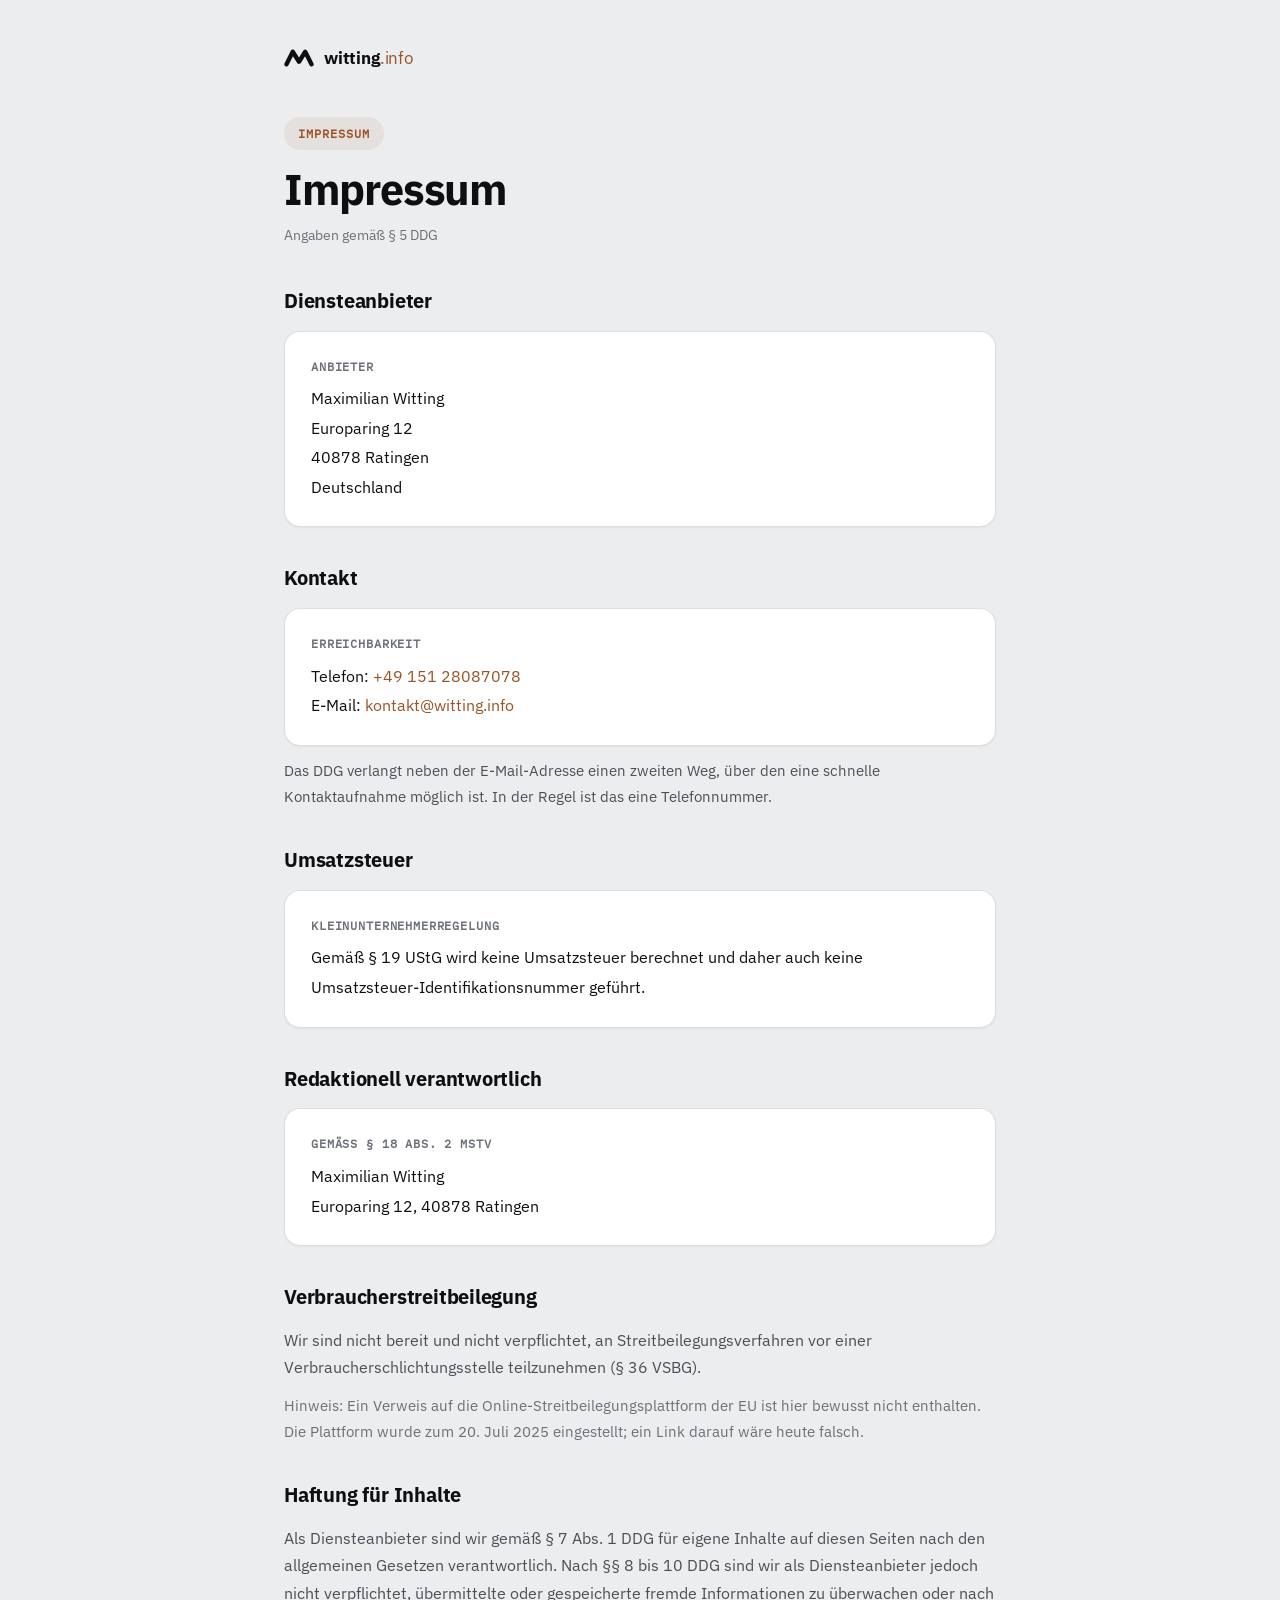
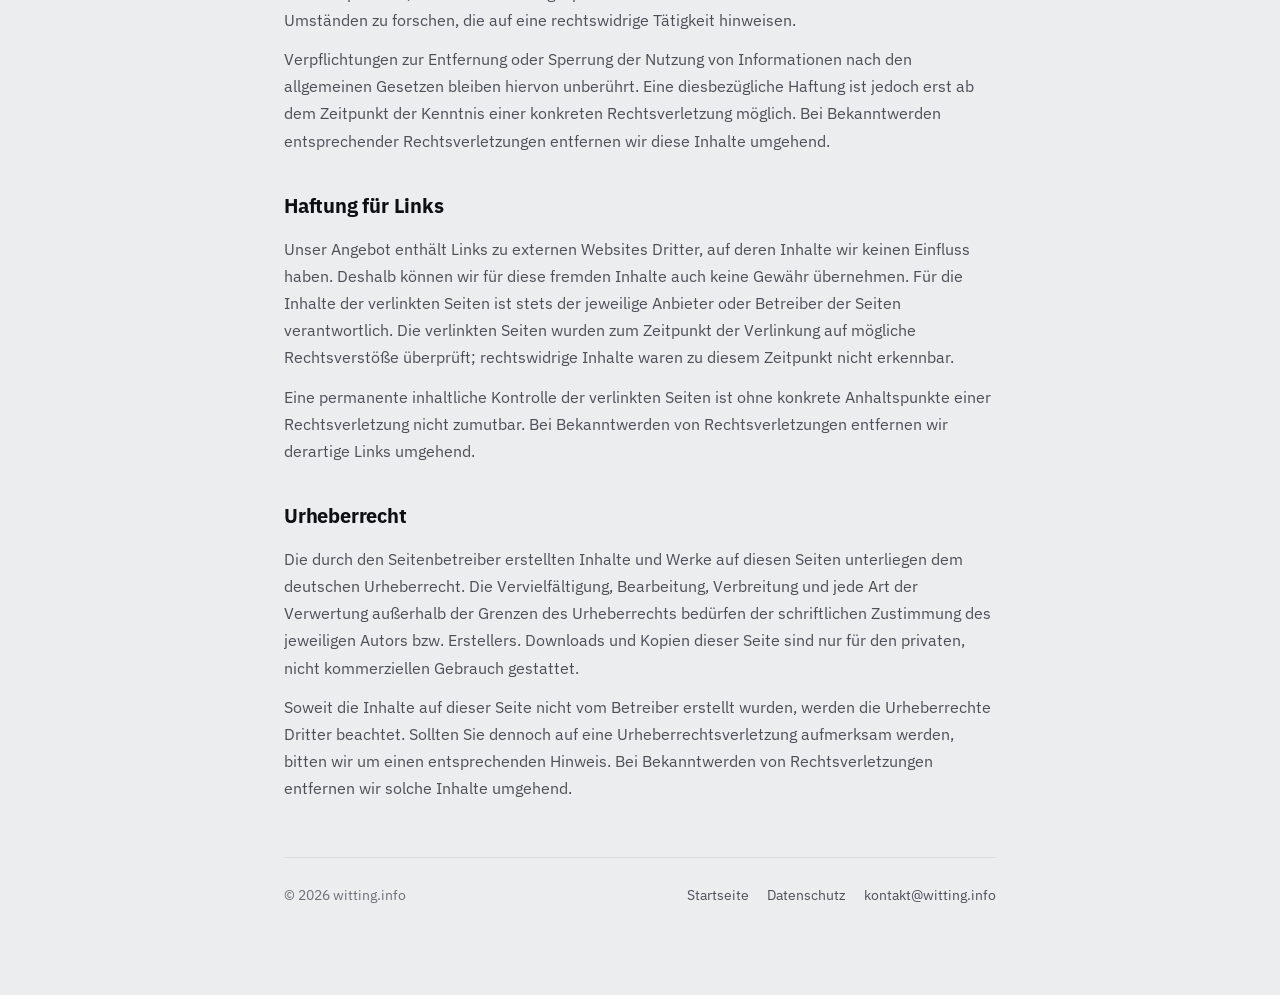
<file: impressum/index.html>
<!DOCTYPE html>
<html lang="de">
<head>
<meta charset="UTF-8">
<meta name="viewport" content="width=device-width, initial-scale=1.0">
<title>Impressum – witting.info</title>
<meta name="description" content="Impressum und Anbieterkennzeichnung von witting.info, Maximilian Witting – IT-Dienstleistungen.">
<meta name="robots" content="index,follow">
<link rel="canonical" href="https://witting.info/impressum/">
<link rel="icon" href="/favicon.svg" type="image/svg+xml">
<meta name="theme-color" content="#ecedef" media="(prefers-color-scheme: light)">
<meta name="theme-color" content="#16181d" media="(prefers-color-scheme: dark)">
<style>
    @font-face {
        font-family: 'Plex Sans';
        src: url('/assets/fonts/plex-sans-400.woff2') format('woff2');
        font-weight: 400; font-style: normal; font-display: swap;
    }
    @font-face {
        font-family: 'Plex Sans';
        src: url('/assets/fonts/plex-sans-700.woff2') format('woff2');
        font-weight: 700; font-style: normal; font-display: swap;
    }
    @font-face {
        font-family: 'Plex Mono';
        src: url('/assets/fonts/plex-mono-400.woff2') format('woff2');
        font-weight: 400; font-style: normal; font-display: swap;
    }
    :root {
        --bg: #ecedef;
        --surface: #ffffff;
        --text: #0d0f13;
        --text-secondary: #4b5058;
        --text-tertiary: #6b7078;
        --border: rgba(13, 15, 19, 0.13);
        --border-soft: rgba(13, 15, 19, 0.07);
        --accent: #9a5326;
        --accent-dark: #9a5326;
        --accent-soft: rgba(154, 83, 38, 0.09);
        --accent2: #b4642f;
        --shadow-sm: 0 1px 2px rgba(13, 15, 19, 0.05);
        --shadow-md: 0 8px 24px rgba(13, 15, 19, 0.08);
        --radius: 16px;
    }
    @media (prefers-color-scheme: dark) {
        :root {
            --bg: #16181d;
            --surface: #1d2027;
            --text: #ecedf0;
            --text-secondary: #a2a6af;
            --text-tertiary: #838892;
            --border: rgba(255, 255, 255, 0.10);
            --border-soft: rgba(255, 255, 255, 0.06);
            --accent: #c4703f;
            --accent-dark: #d9834e;
            --accent-soft: rgba(196, 112, 63, 0.15);
            --accent2: #d9834e;
        }
    }
    * { box-sizing: border-box; margin: 0; padding: 0; }
    html { scroll-behavior: smooth; }
    body {
        font-family: 'Plex Sans', system-ui, -apple-system, 'Segoe UI', Roboto, sans-serif;
        background: var(--bg);
        color: var(--text);
        line-height: 1.7;
        -webkit-font-smoothing: antialiased;
    }
    img, svg { display: block; max-width: 100%; height: auto; }


    .skip-link {
        position: absolute; left: 16px; top: -60px;
        background: var(--surface); color: var(--text);
        border: 1px solid var(--border); border-radius: 10px;
        padding: 10px 16px; font-weight: 600; text-decoration: none;
        z-index: 10; transition: top .2s ease;
    }
    .skip-link:focus { top: 16px; }

    .wrap { max-width: 760px; margin: 0 auto; padding: 44px 24px 88px; }

    .topbar { margin-bottom: 40px; }
    .brand { display: inline-flex; align-items: center; gap: 10px; text-decoration: none; color: var(--text); font-weight: 700; }
    .brand svg { width: 30px; height: 20px; }
    .brand span.mark { font-size: 1.06rem; letter-spacing: -0.01em; }
    .brand span.mark i { font-style: normal; color: var(--accent); font-weight: 500; }

    .eyebrow {
        font-family: 'Plex Mono', ui-monospace, monospace;
        display: inline-block; font-size: 0.78rem; font-weight: 700;
        letter-spacing: 0.08em; text-transform: uppercase;
        color: var(--accent-dark); background: var(--accent-soft);
        padding: 6px 14px; border-radius: 100px; margin-bottom: 16px;
    }
    h1 { font-size: clamp(2rem, 5vw, 2.7rem); font-weight: 800; letter-spacing: -0.025em; line-height: 1.1; margin-bottom: 10px; }
    .updated { color: var(--text-tertiary); font-size: 0.9rem; margin-bottom: 36px; }

    section { margin-bottom: 34px; }
    h2 { font-size: 1.28rem; font-weight: 700; letter-spacing: -0.01em; margin-bottom: 12px; }
    h3 { font-size: 1.02rem; font-weight: 650; margin: 18px 0 6px; }
    p { color: var(--text-secondary); margin-bottom: 12px; }
    ul { color: var(--text-secondary); padding-left: 22px; margin-bottom: 12px; }
    li { margin-bottom: 7px; }
    a { color: var(--accent-dark); text-decoration: none; font-weight: 500; }
    a:hover { text-decoration: underline; }

    .card {
        background: var(--surface); border: 1px solid var(--border);
        border-radius: var(--radius); padding: 24px 26px; box-shadow: var(--shadow-sm);
        line-height: 1.85;
    }
    .card .label { font-family: 'Plex Mono', ui-monospace, monospace; display: block; font-size: 0.76rem; text-transform: uppercase; letter-spacing: 0.07em; color: var(--text-tertiary); margin-bottom: 6px; font-weight: 600; }


    footer {
        margin-top: 54px; padding-top: 26px; border-top: 1px solid var(--border-soft);
        color: var(--text-tertiary); font-size: 0.88rem;
        display: flex; flex-wrap: wrap; gap: 8px 20px; justify-content: space-between;
    }
    footer a { color: var(--text-secondary); }
    footer nav { display: flex; gap: 18px; flex-wrap: wrap; }
</style>
</head>
<body>
<a class="skip-link" href="#main">Zum Inhalt springen</a>

<div class="wrap">
    <div class="topbar">
        <a class="brand" href="https://witting.info" style="color: var(--text);">
            <svg viewBox="0 0 48 32" fill="none" xmlns="http://www.w3.org/2000/svg" aria-hidden="true">
                <path d="M4 26 L14 6 L24 22 L34 6 L44 26" stroke="currentColor" stroke-width="7" stroke-linecap="round" stroke-linejoin="round"/>
            </svg>
            <span class="mark">witting<i>.info</i></span>
        </a>
    </div>

    <main id="main">
        <span class="eyebrow">Impressum</span>
        <h1>Impressum</h1>
        <p class="updated">Angaben gemäß § 5 DDG</p>


        <section>
            <h2>Diensteanbieter</h2>
            <div class="card">
                <span class="label">Anbieter</span>
                Maximilian Witting<br>
                Europaring 12<br>
                40878 Ratingen<br>
                Deutschland
            </div>
        </section>

        <section>
            <h2>Kontakt</h2>
            <div class="card">
                <span class="label">Erreichbarkeit</span>
                Telefon: <a href="tel:+4915128087078">+49 151 28087078</a><br>
                E-Mail: <a href="mailto:kontakt@witting.info">kontakt@witting.info</a>
            </div>
            <p style="margin-top:12px; font-size:0.94rem;">
                Das DDG verlangt neben der E-Mail-Adresse einen zweiten Weg, über den eine
                schnelle Kontaktaufnahme möglich ist. In der Regel ist das eine Telefonnummer.
            </p>
        </section>

        <section>
            <h2>Umsatzsteuer</h2>
            <div class="card">
                <span class="label">Kleinunternehmerregelung</span>
                Gemäß § 19 UStG wird keine Umsatzsteuer berechnet und daher auch keine
                Umsatzsteuer-Identifikationsnummer geführt.
            </div>
        </section>

        <section>
            <h2>Redaktionell verantwortlich</h2>
            <div class="card">
                <span class="label">Gemäß § 18 Abs. 2 MStV</span>
                Maximilian Witting<br>
                Europaring 12, 40878 Ratingen
            </div>
        </section>

        <section>
            <h2>Verbraucherstreitbeilegung</h2>
            <p>
                Wir sind nicht bereit und nicht verpflichtet, an Streitbeilegungsverfahren
                vor einer Verbraucherschlichtungsstelle teilzunehmen (§ 36 VSBG).
            </p>
            <p style="font-size:0.94rem; color:var(--text-tertiary);">
                Hinweis: Ein Verweis auf die Online-Streitbeilegungsplattform der EU ist hier
                bewusst nicht enthalten. Die Plattform wurde zum 20. Juli 2025 eingestellt;
                ein Link darauf wäre heute falsch.
            </p>
        </section>

        <section>
            <h2>Haftung für Inhalte</h2>
            <p>
                Als Diensteanbieter sind wir gemäß § 7 Abs. 1 DDG für eigene Inhalte auf diesen
                Seiten nach den allgemeinen Gesetzen verantwortlich. Nach §§ 8 bis 10 DDG sind wir
                als Diensteanbieter jedoch nicht verpflichtet, übermittelte oder gespeicherte fremde
                Informationen zu überwachen oder nach Umständen zu forschen, die auf eine
                rechtswidrige Tätigkeit hinweisen.
            </p>
            <p>
                Verpflichtungen zur Entfernung oder Sperrung der Nutzung von Informationen nach den
                allgemeinen Gesetzen bleiben hiervon unberührt. Eine diesbezügliche Haftung ist
                jedoch erst ab dem Zeitpunkt der Kenntnis einer konkreten Rechtsverletzung möglich.
                Bei Bekanntwerden entsprechender Rechtsverletzungen entfernen wir diese Inhalte
                umgehend.
            </p>
        </section>

        <section>
            <h2>Haftung für Links</h2>
            <p>
                Unser Angebot enthält Links zu externen Websites Dritter, auf deren Inhalte wir
                keinen Einfluss haben. Deshalb können wir für diese fremden Inhalte auch keine
                Gewähr übernehmen. Für die Inhalte der verlinkten Seiten ist stets der jeweilige
                Anbieter oder Betreiber der Seiten verantwortlich. Die verlinkten Seiten wurden zum
                Zeitpunkt der Verlinkung auf mögliche Rechtsverstöße überprüft; rechtswidrige
                Inhalte waren zu diesem Zeitpunkt nicht erkennbar.
            </p>
            <p>
                Eine permanente inhaltliche Kontrolle der verlinkten Seiten ist ohne konkrete
                Anhaltspunkte einer Rechtsverletzung nicht zumutbar. Bei Bekanntwerden von
                Rechtsverletzungen entfernen wir derartige Links umgehend.
            </p>
        </section>

        <section>
            <h2>Urheberrecht</h2>
            <p>
                Die durch den Seitenbetreiber erstellten Inhalte und Werke auf diesen Seiten
                unterliegen dem deutschen Urheberrecht. Die Vervielfältigung, Bearbeitung,
                Verbreitung und jede Art der Verwertung außerhalb der Grenzen des Urheberrechts
                bedürfen der schriftlichen Zustimmung des jeweiligen Autors bzw. Erstellers.
                Downloads und Kopien dieser Seite sind nur für den privaten, nicht kommerziellen
                Gebrauch gestattet.
            </p>
            <p>
                Soweit die Inhalte auf dieser Seite nicht vom Betreiber erstellt wurden, werden die
                Urheberrechte Dritter beachtet. Sollten Sie dennoch auf eine Urheberrechtsverletzung
                aufmerksam werden, bitten wir um einen entsprechenden Hinweis. Bei Bekanntwerden von
                Rechtsverletzungen entfernen wir solche Inhalte umgehend.
            </p>
        </section>
    </main>

    <footer>
        <span>© 2026 witting.info</span>
        <nav>
            <a href="https://witting.info">Startseite</a>
            <a href="/datenschutz/">Datenschutz</a>
            <a href="mailto:kontakt@witting.info">kontakt@witting.info</a>
        </nav>
    </footer>
</div>
</body>
</html>
</file>
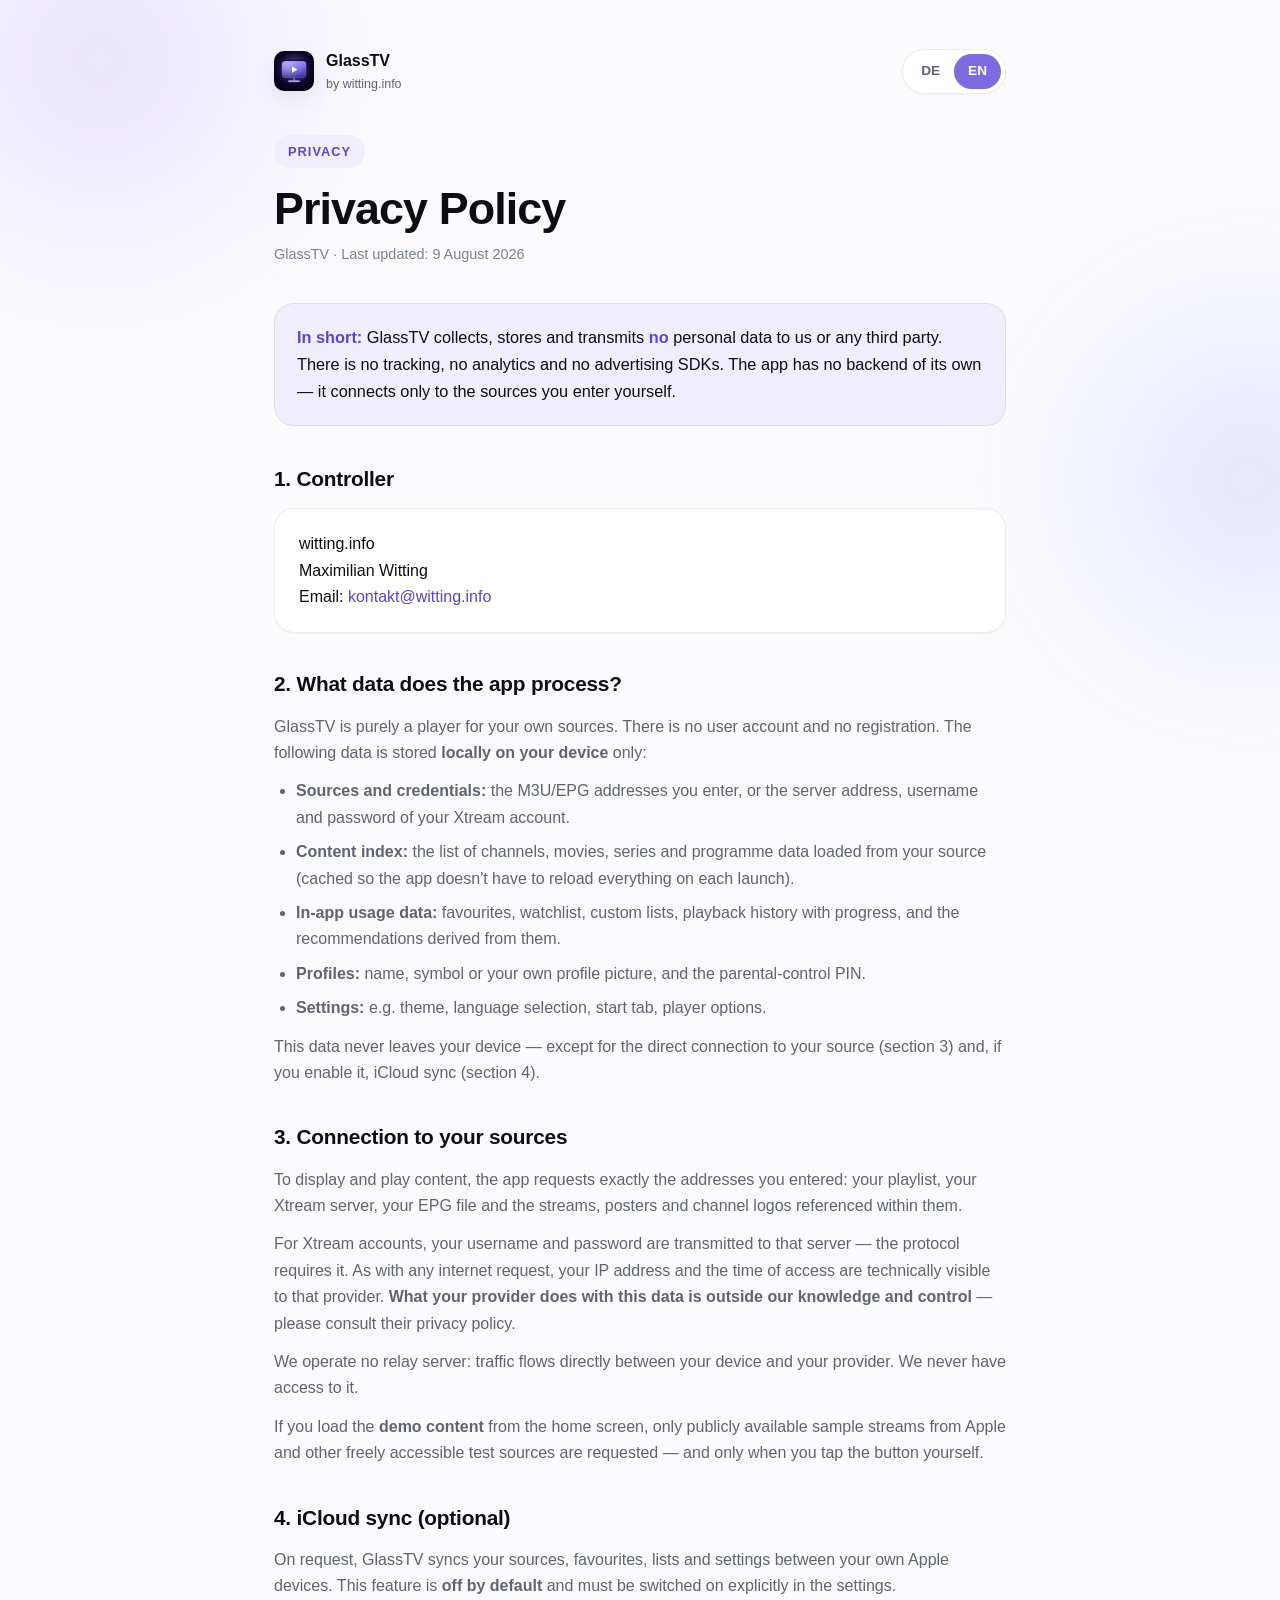
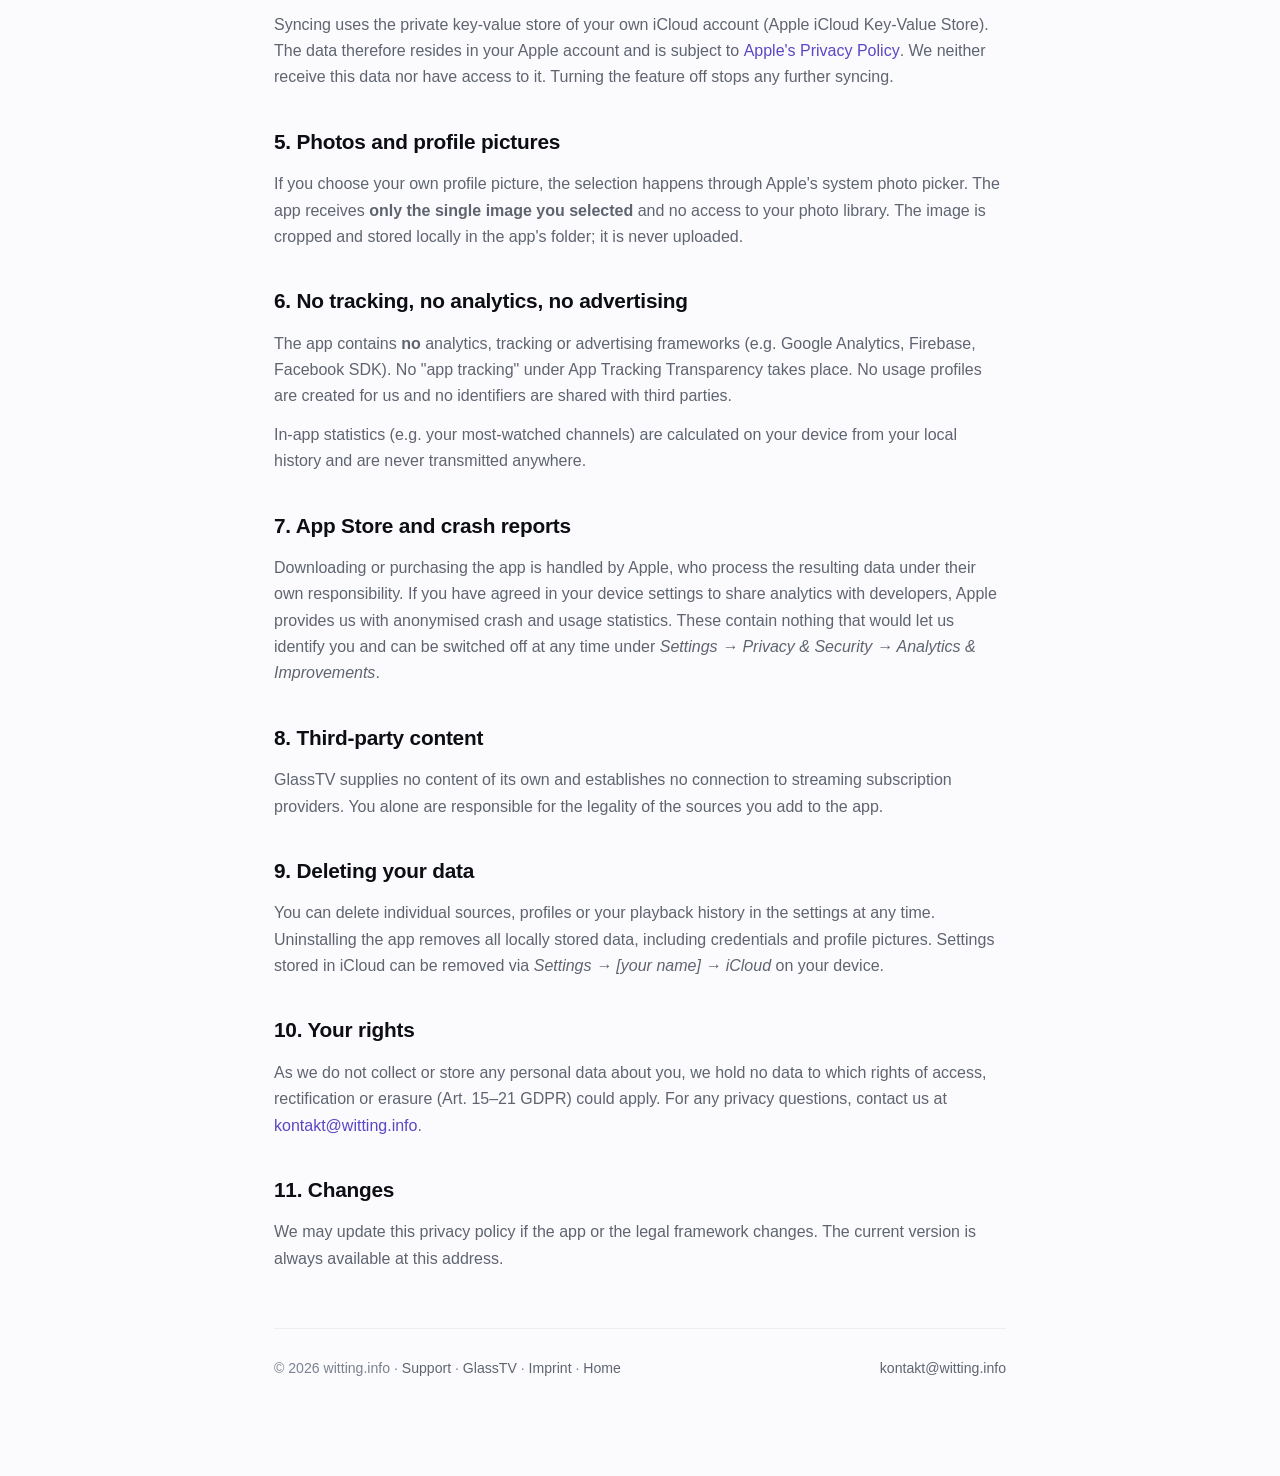
<file: glasstv/datenschutz/index.html>
<!DOCTYPE html>
<html lang="de">
<head>
<meta charset="UTF-8">
<meta name="viewport" content="width=device-width, initial-scale=1.0">
<title>Datenschutz – GlassTV</title>
<meta name="description" content="Datenschutzerklärung der App GlassTV. Die App erhebt keine personenbezogenen Daten, verbindet sich nur mit den von dir eingetragenen Quellen und enthält kein Tracking.">
<meta name="robots" content="index,follow">
<link rel="canonical" href="https://witting.info/glasstv/datenschutz/">
<link rel="icon" href="/glasstv/icon.png" type="image/png">
<link rel="apple-touch-icon" href="/glasstv/apple-touch-icon.png">
<meta name="theme-color" content="#7c6ce0">
<meta property="og:type" content="website">
<meta property="og:title" content="Datenschutz – GlassTV">
<meta property="og:description" content="GlassTV erhebt keine personenbezogenen Daten. Kein Tracking, keine Werbung, kein Server von uns.">
<meta property="og:url" content="https://witting.info/glasstv/datenschutz/">
<meta property="og:image" content="https://witting.info/glasstv/icon.png">
<meta name="twitter:card" content="summary">
<style>
    :root {
        --bg: #fbfbfd;
        --surface: #ffffff;
        --text: #0c0e14;
        --text-secondary: #5f6470;
        --text-tertiary: #7b8290;
        --border: rgba(12, 14, 20, 0.08);
        --border-soft: rgba(12, 14, 20, 0.05);
        --accent: #7c6ce0;
        --accent-dark: #5b46c4;
        --accent-soft: #f0edfd;
        --accent2: #a78bfa;
        --shadow-sm: 0 1px 2px rgba(16, 24, 40, 0.04);
        --shadow-md: 0 8px 24px rgba(16, 24, 40, 0.08);
        --radius: 20px;
    }
    @media (prefers-color-scheme: dark) {
        :root {
            --bg: #0a0912;
            --surface: #14121f;
            --text: #f4f6fb;
            --text-secondary: #aeb2c0;
            --text-tertiary: #8b90a0;
            --border: rgba(255, 255, 255, 0.10);
            --border-soft: rgba(255, 255, 255, 0.06);
            --accent: #8b7ae8;
            --accent-dark: #b9adf7;
            --accent-soft: rgba(124, 108, 224, 0.16);
        }
    }
    * { box-sizing: border-box; margin: 0; padding: 0; }
    html { scroll-behavior: smooth; }
    body {
        font-family: -apple-system, BlinkMacSystemFont, 'Segoe UI', Roboto, 'Helvetica Neue', Arial, sans-serif;
        background: var(--bg);
        color: var(--text);
        line-height: 1.65;
        -webkit-font-smoothing: antialiased;
    }
    img { display: block; max-width: 100%; }

    .ambient { position: fixed; inset: 0; z-index: -1; overflow: hidden; pointer-events: none; }
    .ambient span { position: absolute; border-radius: 50%; filter: blur(90px); opacity: 0.30; }
    .ambient span:nth-child(1) { width: 480px; height: 480px; top: -180px; left: -140px; background: radial-gradient(circle, #a78bfa, transparent 70%); }
    .ambient span:nth-child(2) { width: 420px; height: 420px; top: 30%; right: -180px; background: radial-gradient(circle, #818cf8, transparent 70%); }

    .skip-link {
        position: absolute; left: 16px; top: -60px;
        background: var(--surface); color: var(--text);
        border: 1px solid var(--border); border-radius: 10px;
        padding: 10px 16px; font-weight: 600; text-decoration: none;
        z-index: 10; transition: top .2s ease;
    }
    .skip-link:focus { top: 16px; }

    .wrap { max-width: 780px; margin: 0 auto; padding: 48px 24px 96px; }

    .topbar { display: flex; align-items: center; justify-content: space-between; gap: 16px; margin-bottom: 40px; }
    .brand { display: flex; align-items: center; gap: 12px; text-decoration: none; color: var(--text); font-weight: 700; }
    .brand img { width: 40px; height: 40px; border-radius: 10px; box-shadow: var(--shadow-md); }
    .brand small { display: block; font-weight: 500; font-size: 0.78rem; color: var(--text-secondary); }

    .lang { display: inline-flex; background: var(--surface); border: 1px solid var(--border); border-radius: 100px; padding: 4px; box-shadow: var(--shadow-sm); }
    .lang button { border: 0; background: transparent; color: var(--text-secondary); font: inherit; font-size: 0.85rem; font-weight: 600; padding: 6px 14px; border-radius: 100px; cursor: pointer; transition: all .2s ease; }
    .lang button.active { background: var(--accent); color: #fff; box-shadow: var(--shadow-sm); }

    .eyebrow { display: inline-block; font-size: 0.8rem; font-weight: 700; letter-spacing: 0.08em; text-transform: uppercase; color: var(--accent-dark); background: var(--accent-soft); padding: 6px 14px; border-radius: 100px; margin-bottom: 16px; }
    h1 { font-size: clamp(2rem, 5vw, 2.8rem); font-weight: 800; letter-spacing: -0.02em; line-height: 1.1; margin-bottom: 10px; }
    .updated { color: var(--text-tertiary); font-size: 0.9rem; margin-bottom: 36px; }

    .callout { background: var(--accent-soft); border: 1px solid var(--border); border-radius: var(--radius); padding: 20px 22px; margin: 0 0 36px; font-size: 1.02rem; }
    .callout strong { color: var(--accent-dark); }

    section { margin-bottom: 34px; }
    h2 { font-size: 1.3rem; font-weight: 700; letter-spacing: -0.01em; margin-bottom: 12px; }
    p { color: var(--text-secondary); margin-bottom: 12px; }
    ul { color: var(--text-secondary); padding-left: 22px; margin-bottom: 12px; }
    li { margin-bottom: 8px; }
    code { background: var(--accent-soft); color: var(--accent-dark); padding: 1px 6px; border-radius: 6px; font-size: 0.9em; word-break: break-word; }
    a { color: var(--accent-dark); text-decoration: none; font-weight: 500; }
    a:hover { text-decoration: underline; }
    .card { background: var(--surface); border: 1px solid var(--border); border-radius: var(--radius); padding: 22px 24px; box-shadow: var(--shadow-sm); }

    footer { margin-top: 56px; padding-top: 28px; border-top: 1px solid var(--border-soft); color: var(--text-tertiary); font-size: 0.88rem; display: flex; flex-wrap: wrap; gap: 8px 20px; justify-content: space-between; }
    footer a { color: var(--text-secondary); }

    [data-lang] { display: none; }
    html[data-active="de"] [data-lang="de"] { display: revert; }
    html[data-active="en"] [data-lang="en"] { display: revert; }
    html[data-active="de"] section[data-lang="de"], html[data-active="en"] section[data-lang="en"] { display: block; }

    @media (prefers-reduced-motion: reduce) {
        *, *::before, *::after { animation-duration: 0.01ms !important; transition-duration: 0.01ms !important; }
        html { scroll-behavior: auto; }
    }
</style>
</head>
<body>
<a class="skip-link" href="#main" data-lang="de">Zum Inhalt springen</a>
<a class="skip-link" href="#main" data-lang="en">Skip to content</a>
<div class="ambient" aria-hidden="true"><span></span><span></span></div>
<div class="wrap">
    <div class="topbar">
        <a class="brand" href="/glasstv/">
            <img src="/glasstv/icon.png" width="40" height="40" alt="">
            <span>GlassTV<small>by witting.info</small></span>
        </a>
        <div class="lang" role="group" aria-label="Sprache / Language">
            <button type="button" data-set="de" class="active">DE</button>
            <button type="button" data-set="en">EN</button>
        </div>
    </div>

    <main id="main">
    <!-- ==================== DEUTSCH ==================== -->
    <div data-lang="de">
        <span class="eyebrow">Datenschutz</span>
        <h1>Datenschutzerklärung</h1>
        <p class="updated">GlassTV · Stand: 9. August 2026</p>

        <div class="callout">
            <strong>Kurzfassung:</strong> GlassTV erhebt, speichert und überträgt <strong>keine</strong> personenbezogenen Daten an uns oder an Dritte. Es gibt kein Tracking, keine Analyse-Tools und keine Werbe-SDKs. Die App besitzt keinen eigenen Server – sie verbindet sich ausschließlich mit den Quellen, die du selbst einträgst.
        </div>

        <section>
            <h2>1. Verantwortlicher</h2>
            <div class="card">
                witting.info<br>
                Maximilian Witting<br>
                E-Mail: <a href="mailto:kontakt@witting.info">kontakt@witting.info</a>
            </div>
        </section>

        <section>
            <h2>2. Welche Daten verarbeitet die App?</h2>
            <p>GlassTV ist ein reiner Abspieler für deine eigenen Quellen. Es gibt kein Nutzerkonto und keine Registrierung. Folgende Daten werden ausschließlich <strong>lokal auf deinem Gerät</strong> gespeichert:</p>
            <ul>
                <li><strong>Quellen und Zugangsdaten:</strong> die von dir eingetragenen M3U-/EPG-Adressen bzw. Serveradresse, Benutzername und Passwort deines Xtream-Zugangs.</li>
                <li><strong>Inhaltsverzeichnis:</strong> die von deiner Quelle geladene Liste an Sendern, Filmen, Serien und Programmdaten (Zwischenspeicher, damit die App nicht bei jedem Start alles neu laden muss).</li>
                <li><strong>Nutzungsdaten in der App:</strong> Favoriten, Merkliste, eigene Listen, Wiedergabeverlauf mit Fortschritt und die daraus errechneten Empfehlungen.</li>
                <li><strong>Profile:</strong> Name, Symbol bzw. selbst gewähltes Profilbild sowie die PIN der Kindersicherung.</li>
                <li><strong>Einstellungen:</strong> z. B. Design, Sprachauswahl, Start-Tab, Player-Optionen.</li>
            </ul>
            <p>Diese Daten verlassen dein Gerät nicht – außer bei der direkten Verbindung zu deiner Quelle (Punkt 3) und, falls von dir aktiviert, beim iCloud-Abgleich (Punkt 4).</p>
        </section>

        <section>
            <h2>3. Verbindung zu deinen Quellen</h2>
            <p>Um Inhalte anzuzeigen und abzuspielen, ruft die App genau die Adressen auf, die du selbst eingetragen hast: deine Playlist, deinen Xtream-Server, deine EPG-Datei sowie die darin verlinkten Streams, Poster und Senderlogos.</p>
            <p>Bei Xtream-Zugängen werden Benutzername und Passwort an diesen Server übertragen – so verlangt es das Protokoll. Wie bei jedem Internetzugriff sind für den jeweiligen Anbieter dabei technisch bedingt deine IP-Adresse und der Zeitpunkt des Abrufs sichtbar. <strong>Wofür dein Anbieter diese Daten verwendet, entzieht sich unserer Kenntnis und unserem Einfluss</strong> – bitte sieh dazu in dessen Datenschutzerklärung nach.</p>
            <p>Wir betreiben keinen Vermittlungsserver: Der Datenverkehr läuft direkt zwischen deinem Gerät und deinem Anbieter. Wir haben zu keinem Zeitpunkt Zugriff darauf.</p>
            <p>Lädst du auf der Startseite die <strong>Demo-Inhalte</strong>, werden ausschließlich öffentlich verfügbare Beispielstreams von Apple und anderen frei zugänglichen Testquellen abgerufen – und nur dann, wenn du den Button selbst antippst.</p>
        </section>

        <section>
            <h2>4. iCloud-Synchronisierung (optional)</h2>
            <p>Auf Wunsch gleicht GlassTV deine Quellen, Favoriten, Listen und Einstellungen zwischen deinen eigenen Apple-Geräten ab. Diese Funktion ist <strong>standardmäßig ausgeschaltet</strong> und muss in den Einstellungen aktiv eingeschaltet werden.</p>
            <p>Der Abgleich läuft über den privaten Schlüssel-Wert-Speicher deiner eigenen iCloud (Apple iCloud Key-Value Store). Die Daten liegen damit in deinem Apple-Konto; es gelten die <a href="https://www.apple.com/legal/privacy/" target="_blank" rel="noopener">Datenschutzrichtlinien von Apple</a>. Wir erhalten diese Daten nicht und haben keinen Zugriff darauf. Schaltest du die Funktion ab, findet kein weiterer Abgleich statt.</p>
        </section>

        <section>
            <h2>5. Fotos und Profilbilder</h2>
            <p>Wählst du ein eigenes Profilbild, geschieht die Auswahl über Apples System-Fotoauswahl. Die App erhält dabei <strong>nur das eine von dir ausgewählte Bild</strong> und keinen Zugriff auf deine Fotobibliothek. Das Bild wird beschnitten und lokal im App-Ordner abgelegt; es wird nicht hochgeladen.</p>
        </section>

        <section>
            <h2>6. Kein Tracking, keine Analyse, keine Werbung</h2>
            <p>Die App enthält <strong>keine</strong> Analyse-, Tracking- oder Werbe-Frameworks (z. B. Google Analytics, Firebase, Facebook SDK). Es findet kein „App-Tracking" im Sinne der App-Tracking-Transparency statt. Es werden keine Nutzungsprofile für uns erstellt und keine Kennungen an Dritte weitergegeben.</p>
            <p>Statistiken innerhalb der App (z. B. deine meistgesehenen Sender) werden ausschließlich auf deinem Gerät aus deinem lokalen Verlauf berechnet und nirgendwohin übermittelt.</p>
        </section>

        <section>
            <h2>7. App Store und Absturzberichte</h2>
            <p>Kauf bzw. Laden der App wickelt Apple ab; dabei anfallende Daten verarbeitet Apple in eigener Verantwortung. Hast du in den Systemeinstellungen deines Geräts der Weitergabe von Analysedaten an Entwickler zugestimmt, stellt Apple uns anonymisierte Absturz- und Nutzungsstatistiken bereit. Diese enthalten keine Angaben, mit denen wir dich identifizieren könnten, und lassen sich jederzeit unter <em>Einstellungen → Datenschutz &amp; Sicherheit → Analyse &amp; Verbesserungen</em> abschalten.</p>
        </section>

        <section>
            <h2>8. Inhalte Dritter</h2>
            <p>GlassTV liefert selbst keinerlei Inhalte und stellt keine Verbindung zu Anbietern von Streaming-Abos her. Für die Rechtmäßigkeit der Quellen, die du in der App einträgst, bist ausschließlich du verantwortlich.</p>
        </section>

        <section>
            <h2>9. Datenlöschung</h2>
            <p>Du kannst jederzeit einzelne Quellen, Profile oder den Wiedergabeverlauf in den Einstellungen löschen. Beim Deinstallieren der App werden sämtliche lokal gespeicherten Daten inklusive Zugangsdaten und Profilbildern entfernt. In iCloud abgelegte Einstellungen löschst du über <em>Einstellungen → [dein Name] → iCloud</em> auf deinem Gerät.</p>
        </section>

        <section>
            <h2>10. Deine Rechte</h2>
            <p>Da wir keine personenbezogenen Daten von dir erheben oder speichern, liegen uns auch keine Daten vor, auf die sich Auskunfts-, Berichtigungs- oder Löschansprüche (Art. 15–21 DSGVO) beziehen könnten. Bei Fragen zum Datenschutz erreichst du uns unter <a href="mailto:kontakt@witting.info">kontakt@witting.info</a>.</p>
        </section>

        <section>
            <h2>11. Änderungen</h2>
            <p>Wir können diese Datenschutzerklärung anpassen, wenn sich die App oder die rechtlichen Rahmenbedingungen ändern. Die jeweils aktuelle Fassung ist immer unter dieser Adresse abrufbar.</p>
        </section>
    </div>

    <!-- ==================== ENGLISH ==================== -->
    <div data-lang="en">
        <span class="eyebrow">Privacy</span>
        <h1>Privacy Policy</h1>
        <p class="updated">GlassTV · Last updated: 9 August 2026</p>

        <div class="callout">
            <strong>In short:</strong> GlassTV collects, stores and transmits <strong>no</strong> personal data to us or any third party. There is no tracking, no analytics and no advertising SDKs. The app has no backend of its own — it connects only to the sources you enter yourself.
        </div>

        <section>
            <h2>1. Controller</h2>
            <div class="card">
                witting.info<br>
                Maximilian Witting<br>
                Email: <a href="mailto:kontakt@witting.info">kontakt@witting.info</a>
            </div>
        </section>

        <section>
            <h2>2. What data does the app process?</h2>
            <p>GlassTV is purely a player for your own sources. There is no user account and no registration. The following data is stored <strong>locally on your device</strong> only:</p>
            <ul>
                <li><strong>Sources and credentials:</strong> the M3U/EPG addresses you enter, or the server address, username and password of your Xtream account.</li>
                <li><strong>Content index:</strong> the list of channels, movies, series and programme data loaded from your source (cached so the app doesn't have to reload everything on each launch).</li>
                <li><strong>In-app usage data:</strong> favourites, watchlist, custom lists, playback history with progress, and the recommendations derived from them.</li>
                <li><strong>Profiles:</strong> name, symbol or your own profile picture, and the parental-control PIN.</li>
                <li><strong>Settings:</strong> e.g. theme, language selection, start tab, player options.</li>
            </ul>
            <p>This data never leaves your device — except for the direct connection to your source (section 3) and, if you enable it, iCloud sync (section 4).</p>
        </section>

        <section>
            <h2>3. Connection to your sources</h2>
            <p>To display and play content, the app requests exactly the addresses you entered: your playlist, your Xtream server, your EPG file and the streams, posters and channel logos referenced within them.</p>
            <p>For Xtream accounts, your username and password are transmitted to that server — the protocol requires it. As with any internet request, your IP address and the time of access are technically visible to that provider. <strong>What your provider does with this data is outside our knowledge and control</strong> — please consult their privacy policy.</p>
            <p>We operate no relay server: traffic flows directly between your device and your provider. We never have access to it.</p>
            <p>If you load the <strong>demo content</strong> from the home screen, only publicly available sample streams from Apple and other freely accessible test sources are requested — and only when you tap the button yourself.</p>
        </section>

        <section>
            <h2>4. iCloud sync (optional)</h2>
            <p>On request, GlassTV syncs your sources, favourites, lists and settings between your own Apple devices. This feature is <strong>off by default</strong> and must be switched on explicitly in the settings.</p>
            <p>Syncing uses the private key-value store of your own iCloud account (Apple iCloud Key-Value Store). The data therefore resides in your Apple account and is subject to <a href="https://www.apple.com/legal/privacy/" target="_blank" rel="noopener">Apple's Privacy Policy</a>. We neither receive this data nor have access to it. Turning the feature off stops any further syncing.</p>
        </section>

        <section>
            <h2>5. Photos and profile pictures</h2>
            <p>If you choose your own profile picture, the selection happens through Apple's system photo picker. The app receives <strong>only the single image you selected</strong> and no access to your photo library. The image is cropped and stored locally in the app's folder; it is never uploaded.</p>
        </section>

        <section>
            <h2>6. No tracking, no analytics, no advertising</h2>
            <p>The app contains <strong>no</strong> analytics, tracking or advertising frameworks (e.g. Google Analytics, Firebase, Facebook SDK). No "app tracking" under App Tracking Transparency takes place. No usage profiles are created for us and no identifiers are shared with third parties.</p>
            <p>In-app statistics (e.g. your most-watched channels) are calculated on your device from your local history and are never transmitted anywhere.</p>
        </section>

        <section>
            <h2>7. App Store and crash reports</h2>
            <p>Downloading or purchasing the app is handled by Apple, who process the resulting data under their own responsibility. If you have agreed in your device settings to share analytics with developers, Apple provides us with anonymised crash and usage statistics. These contain nothing that would let us identify you and can be switched off at any time under <em>Settings → Privacy &amp; Security → Analytics &amp; Improvements</em>.</p>
        </section>

        <section>
            <h2>8. Third-party content</h2>
            <p>GlassTV supplies no content of its own and establishes no connection to streaming subscription providers. You alone are responsible for the legality of the sources you add to the app.</p>
        </section>

        <section>
            <h2>9. Deleting your data</h2>
            <p>You can delete individual sources, profiles or your playback history in the settings at any time. Uninstalling the app removes all locally stored data, including credentials and profile pictures. Settings stored in iCloud can be removed via <em>Settings → [your name] → iCloud</em> on your device.</p>
        </section>

        <section>
            <h2>10. Your rights</h2>
            <p>As we do not collect or store any personal data about you, we hold no data to which rights of access, rectification or erasure (Art. 15–21 GDPR) could apply. For any privacy questions, contact us at <a href="mailto:kontakt@witting.info">kontakt@witting.info</a>.</p>
        </section>

        <section>
            <h2>11. Changes</h2>
            <p>We may update this privacy policy if the app or the legal framework changes. The current version is always available at this address.</p>
        </section>
    </div>
    </main>

    <footer>
        <span data-lang="de">© 2026 witting.info · <a href="/glasstv/support/">Support</a> · <a href="/glasstv/">GlassTV</a> · <a href="/impressum/">Impressum</a> · <a href="https://witting.info">Startseite</a></span>
        <span data-lang="en">© 2026 witting.info · <a href="/glasstv/support/">Support</a> · <a href="/glasstv/">GlassTV</a> · <a href="/impressum/">Imprint</a> · <a href="https://witting.info">Home</a></span>
        <span><a href="mailto:kontakt@witting.info">kontakt@witting.info</a></span>
    </footer>
</div>

<script>
    (function () {
        var html = document.documentElement;
        var saved = null;
        try { saved = localStorage.getItem('gtv-lang'); } catch (e) {}
        var initial = saved || (navigator.language && navigator.language.toLowerCase().indexOf('de') === 0 ? 'de' : 'en');
        set(initial);
        document.querySelectorAll('.lang button').forEach(function (b) {
            b.addEventListener('click', function () { set(b.dataset.set); });
        });
        function set(lang) {
            if (lang !== 'de' && lang !== 'en') lang = 'de';
            html.setAttribute('data-active', lang);
            html.setAttribute('lang', lang);
            document.querySelectorAll('.lang button').forEach(function (b) {
                b.classList.toggle('active', b.dataset.set === lang);
            });
            try { localStorage.setItem('gtv-lang', lang); } catch (e) {}
        }
    })();
</script>
</body>
</html>
</file>
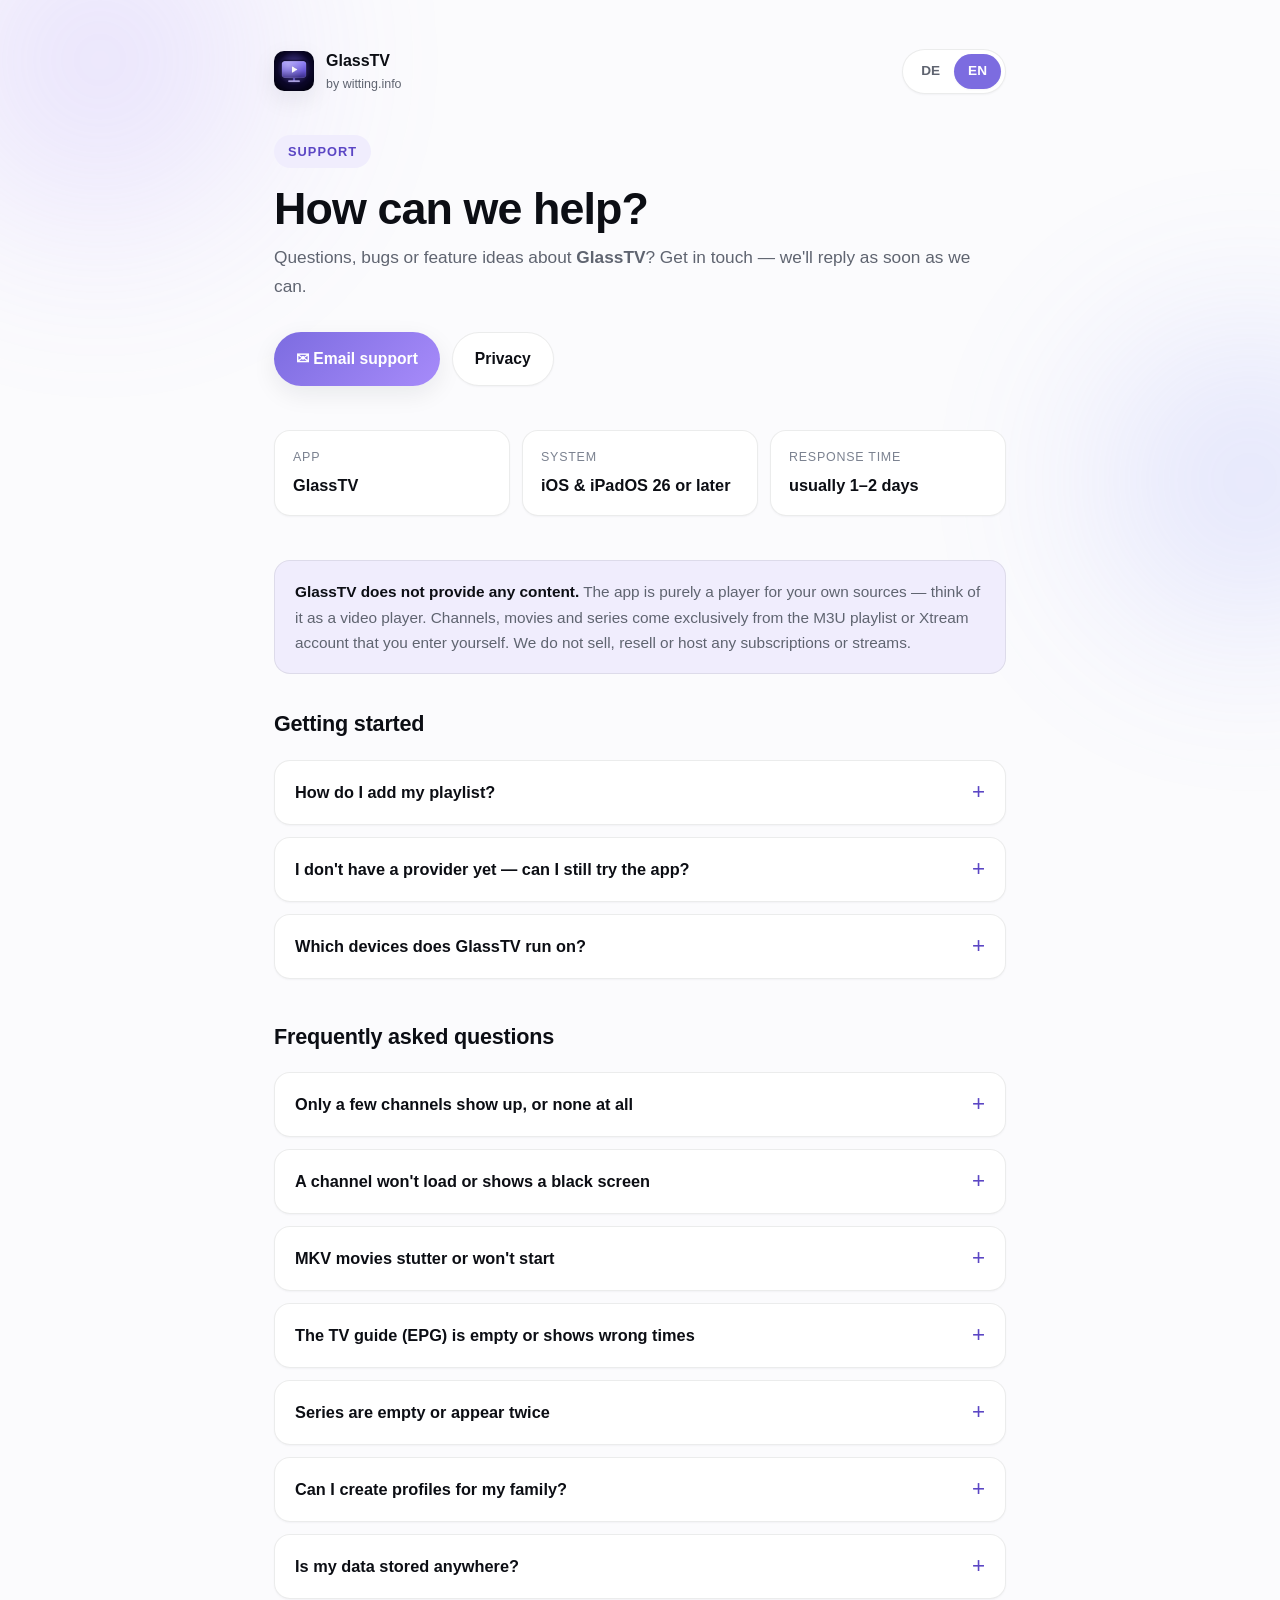
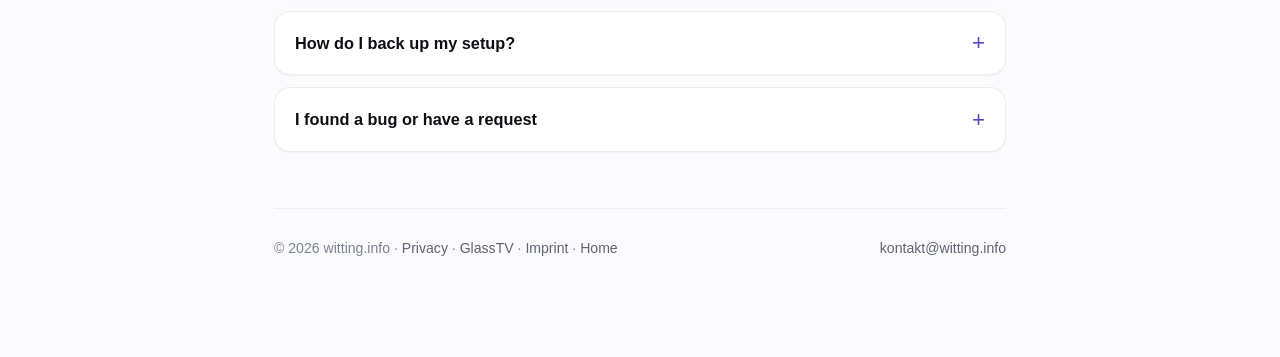
<file: glasstv/support/index.html>
<!DOCTYPE html>
<html lang="de">
<head>
<meta charset="UTF-8">
<meta name="viewport" content="width=device-width, initial-scale=1.0">
<title>Support – GlassTV</title>
<meta name="description" content="Support und Hilfe für GlassTV, den IPTV-Player für iPhone und iPad. Kontakt, FAQ und Antworten zu M3U-Playlists, Xtream-Zugängen und EPG.">
<meta name="robots" content="index,follow">
<link rel="canonical" href="https://witting.info/glasstv/support/">
<link rel="icon" href="/glasstv/icon.png" type="image/png">
<link rel="apple-touch-icon" href="/glasstv/apple-touch-icon.png">
<meta name="theme-color" content="#7c6ce0">
<meta property="og:type" content="website">
<meta property="og:title" content="Support – GlassTV">
<meta property="og:description" content="Hilfe zu GlassTV: M3U & Xtream einrichten, EPG, Wiedergabeprobleme und Kontakt zum Support.">
<meta property="og:url" content="https://witting.info/glasstv/support/">
<meta property="og:image" content="https://witting.info/glasstv/icon.png">
<meta name="twitter:card" content="summary">
<style>
    :root {
        --bg: #fbfbfd;
        --surface: #ffffff;
        --text: #0c0e14;
        --text-secondary: #5f6470;
        --text-tertiary: #7b8290;
        --border: rgba(12, 14, 20, 0.08);
        --border-soft: rgba(12, 14, 20, 0.05);
        --accent: #7c6ce0;
        --accent-dark: #5b46c4;
        --accent-soft: #f0edfd;
        --accent2: #a78bfa;
        --shadow-sm: 0 1px 2px rgba(16, 24, 40, 0.04);
        --shadow-md: 0 8px 24px rgba(16, 24, 40, 0.08);
        --radius: 20px;
    }
    @media (prefers-color-scheme: dark) {
        :root {
            --bg: #0a0912;
            --surface: #14121f;
            --text: #f4f6fb;
            --text-secondary: #aeb2c0;
            --text-tertiary: #8b90a0;
            --border: rgba(255, 255, 255, 0.10);
            --border-soft: rgba(255, 255, 255, 0.06);
            --accent: #8b7ae8;
            --accent-dark: #b9adf7;
            --accent-soft: rgba(124, 108, 224, 0.16);
        }
    }
    * { box-sizing: border-box; margin: 0; padding: 0; }
    html { scroll-behavior: smooth; }
    body {
        font-family: -apple-system, BlinkMacSystemFont, 'Segoe UI', Roboto, 'Helvetica Neue', Arial, sans-serif;
        background: var(--bg);
        color: var(--text);
        line-height: 1.65;
        -webkit-font-smoothing: antialiased;
    }
    img { display: block; max-width: 100%; }

    .ambient { position: fixed; inset: 0; z-index: -1; overflow: hidden; pointer-events: none; }
    .ambient span { position: absolute; border-radius: 50%; filter: blur(90px); opacity: 0.30; }
    .ambient span:nth-child(1) { width: 480px; height: 480px; top: -180px; left: -140px; background: radial-gradient(circle, #a78bfa, transparent 70%); }
    .ambient span:nth-child(2) { width: 420px; height: 420px; top: 30%; right: -180px; background: radial-gradient(circle, #818cf8, transparent 70%); }

    .skip-link {
        position: absolute; left: 16px; top: -60px;
        background: var(--surface); color: var(--text);
        border: 1px solid var(--border); border-radius: 10px;
        padding: 10px 16px; font-weight: 600; text-decoration: none;
        z-index: 10; transition: top .2s ease;
    }
    .skip-link:focus { top: 16px; }

    .wrap { max-width: 780px; margin: 0 auto; padding: 48px 24px 96px; }

    .topbar { display: flex; align-items: center; justify-content: space-between; gap: 16px; margin-bottom: 40px; }
    .brand { display: flex; align-items: center; gap: 12px; text-decoration: none; color: var(--text); font-weight: 700; }
    .brand img { width: 40px; height: 40px; border-radius: 10px; box-shadow: var(--shadow-md); }
    .brand small { display: block; font-weight: 500; font-size: 0.78rem; color: var(--text-secondary); }

    .lang { display: inline-flex; background: var(--surface); border: 1px solid var(--border); border-radius: 100px; padding: 4px; box-shadow: var(--shadow-sm); }
    .lang button { border: 0; background: transparent; color: var(--text-secondary); font: inherit; font-size: 0.85rem; font-weight: 600; padding: 6px 14px; border-radius: 100px; cursor: pointer; transition: all .2s ease; }
    .lang button.active { background: var(--accent); color: #fff; box-shadow: var(--shadow-sm); }

    .eyebrow { display: inline-block; font-size: 0.8rem; font-weight: 700; letter-spacing: 0.08em; text-transform: uppercase; color: var(--accent-dark); background: var(--accent-soft); padding: 6px 14px; border-radius: 100px; margin-bottom: 16px; }
    h1 { font-size: clamp(2rem, 5vw, 2.8rem); font-weight: 800; letter-spacing: -0.02em; line-height: 1.1; margin-bottom: 10px; }
    .lead { color: var(--text-secondary); font-size: 1.08rem; margin-bottom: 32px; }

    .contact { display: flex; flex-wrap: wrap; gap: 12px; margin-bottom: 44px; }
    .btn { display: inline-flex; align-items: center; gap: 8px; text-decoration: none; font-weight: 600; font-size: 0.98rem; padding: 13px 22px; border-radius: 100px; transition: transform .2s ease, box-shadow .2s ease; }
    .btn-primary { background: linear-gradient(135deg, var(--accent), var(--accent2)); color: #fff; box-shadow: var(--shadow-md); }
    .btn-primary:hover { transform: translateY(-2px); }
    .btn-secondary { background: var(--surface); color: var(--text); border: 1px solid var(--border); box-shadow: var(--shadow-sm); }
    .btn-secondary:hover { transform: translateY(-2px); }

    .meta { display: grid; grid-template-columns: repeat(auto-fit, minmax(160px, 1fr)); gap: 12px; margin-bottom: 44px; }
    .meta div { background: var(--surface); border: 1px solid var(--border); border-radius: 16px; padding: 16px 18px; box-shadow: var(--shadow-sm); }
    .meta span { display: block; font-size: 0.78rem; text-transform: uppercase; letter-spacing: 0.06em; color: var(--text-tertiary); margin-bottom: 4px; }
    .meta b { font-size: 1.02rem; font-weight: 600; }

    h2 { font-size: 1.35rem; font-weight: 700; letter-spacing: -0.01em; margin: 40px 0 18px; }
    h2:first-of-type { margin-top: 0; }

    .note { background: var(--accent-soft); border: 1px solid var(--border); border-radius: 16px; padding: 18px 20px; margin-bottom: 32px; color: var(--text-secondary); font-size: 0.96rem; }
    .note b { color: var(--text); }

    details { background: var(--surface); border: 1px solid var(--border); border-radius: 16px; margin-bottom: 12px; box-shadow: var(--shadow-sm); overflow: hidden; }
    summary { cursor: pointer; list-style: none; padding: 18px 20px; font-weight: 600; font-size: 1.02rem; display: flex; justify-content: space-between; align-items: center; gap: 12px; }
    summary::-webkit-details-marker { display: none; }
    summary::after { content: "+"; color: var(--accent-dark); font-size: 1.4rem; font-weight: 400; line-height: 1; transition: transform .2s ease; flex-shrink: 0; }
    details[open] summary::after { transform: rotate(45deg); }
    details .body { padding: 0 20px 18px; color: var(--text-secondary); }
    details .body p { margin-bottom: 10px; }
    details .body ul, details .body ol { padding-left: 20px; margin-bottom: 10px; }
    details .body li { margin-bottom: 6px; }
    code { background: var(--accent-soft); color: var(--accent-dark); padding: 1px 6px; border-radius: 6px; font-size: 0.9em; word-break: break-word; }
    a { color: var(--accent-dark); text-decoration: none; font-weight: 500; }
    a:hover { text-decoration: underline; }

    footer { margin-top: 56px; padding-top: 28px; border-top: 1px solid var(--border-soft); color: var(--text-tertiary); font-size: 0.88rem; display: flex; flex-wrap: wrap; gap: 8px 20px; justify-content: space-between; }
    footer a { color: var(--text-secondary); }

    [data-lang] { display: none; }
    html[data-active="de"] [data-lang="de"] { display: revert; }
    html[data-active="en"] [data-lang="en"] { display: revert; }

    @media (prefers-reduced-motion: reduce) {
        *, *::before, *::after { animation-duration: 0.01ms !important; transition-duration: 0.01ms !important; }
        html { scroll-behavior: auto; }
    }
</style>
</head>
<body>
<a class="skip-link" href="#main" data-lang="de">Zum Inhalt springen</a>
<a class="skip-link" href="#main" data-lang="en">Skip to content</a>
<div class="ambient" aria-hidden="true"><span></span><span></span></div>
<div class="wrap">
    <div class="topbar">
        <a class="brand" href="/glasstv/">
            <img src="/glasstv/icon.png" width="40" height="40" alt="">
            <span>GlassTV<small>by witting.info</small></span>
        </a>
        <div class="lang" role="group" aria-label="Sprache / Language">
            <button type="button" data-set="de" class="active">DE</button>
            <button type="button" data-set="en">EN</button>
        </div>
    </div>

    <main id="main">
    <!-- ==================== DEUTSCH ==================== -->
    <div data-lang="de">
        <span class="eyebrow">Support</span>
        <h1>Wie können wir helfen?</h1>
        <p class="lead">Fragen, Fehler oder Wünsche zu <strong>GlassTV</strong>? Schreib uns – wir antworten so schnell wie möglich.</p>

        <div class="contact">
            <a class="btn btn-primary" href="mailto:kontakt@witting.info?subject=GlassTV%20Support">✉ E-Mail an den Support</a>
            <a class="btn btn-secondary" href="/glasstv/datenschutz/">Datenschutz</a>
        </div>

        <div class="meta">
            <div><span>App</span><b>GlassTV</b></div>
            <div><span>System</span><b>iOS &amp; iPadOS 26 oder neuer</b></div>
            <div><span>Antwortzeit</span><b>i. d. R. 1–2 Tage</b></div>
        </div>

        <div class="note">
            <b>GlassTV liefert keine Inhalte.</b> Die App ist ein reiner Abspieler für deine eigenen Quellen –
            vergleichbar mit einem Videoplayer. Sender, Filme und Serien stammen ausschließlich aus der
            M3U-Playlist oder dem Xtream-Zugang, den du selbst einträgst. Wir verkaufen, vermitteln und
            hosten keine Abos oder Streams.
        </div>

        <h2>Erste Schritte</h2>

        <details>
            <summary>Wie füge ich meine Playlist hinzu?</summary>
            <div class="body">
                <p>GlassTV unterstützt zwei Arten von Quellen. Beide findest du unter <em>Einstellungen → Quellen → Quelle hinzufügen</em>:</p>
                <ul>
                    <li><b>M3U / M3U8</b> – füge die Playlist-URL deines Anbieters ein (oder eine lokale Datei). Für den Programmführer kannst du zusätzlich eine <b>XMLTV-EPG-URL</b> hinterlegen.</li>
                    <li><b>Xtream Codes</b> – trage <b>Serveradresse</b>, <b>Benutzername</b> und <b>Passwort</b> ein. Die App lädt Sender, Filme und Serien dann automatisch inklusive Kategorien und Programmdaten.</li>
                </ul>
                <p>Du kannst beliebig viele Quellen parallel anlegen und einzeln aktualisieren.</p>
            </div>
        </details>

        <details>
            <summary>Ich habe noch keinen Anbieter – kann ich die App trotzdem ausprobieren?</summary>
            <div class="body">
                <p>Ja. Auf der Startseite gibt es den Button <b>„Demo-Inhalte laden"</b>. Damit werden frei verfügbare Beispielstreams geladen, an denen du Oberfläche, Player und Einstellungen ausprobieren kannst – ohne eigenen Zugang.</p>
            </div>
        </details>

        <details>
            <summary>Auf welchen Geräten läuft GlassTV?</summary>
            <div class="body">
                <p>Im App Store erhältlich für <b>iPhone und iPad</b>, ab iOS bzw. iPadOS 26.</p>
                <p>Fassungen für <b>Apple TV und Mac</b> sind fertig und liegen bei Apple zur Prüfung – die Oberfläche ist dort jeweils angepasst (Top Shelf und Fernbedienungs-Steuerung auf dem Apple TV, Menüleisten-Player und Tastatursteuerung auf dem Mac). Sobald sie freigegeben sind, findest du sie im jeweiligen App Store.</p>
                <p>Deine Favoriten, Merkliste, Profile und Einstellungen lassen sich optional per <b>iCloud</b> zwischen deinen Geräten synchronisieren (<em>Einstellungen → iCloud-Sync</em>).</p>
            </div>
        </details>

        <h2>Häufige Fragen</h2>

        <details>
            <summary>Es werden nur wenige oder gar keine Sender angezeigt</summary>
            <div class="body">
                <p>Fast immer ist ein Filter aktiv. Prüfe der Reihe nach:</p>
                <ul>
                    <li><b>Sprachfilter:</b> Beim ersten Start wählst du deine Sprachen aus. Ist <em>„Nur ausgewählte Sprachen"</em> aktiv, blendet GlassTV alles andere aus. Anpassen unter <em>Einstellungen → Sprachen</em>.</li>
                    <li><b>Kategorien:</b> Pro Quelle lassen sich Gruppen ausblenden (<em>Einstellungen → Quellen → Kategorien</em>).</li>
                    <li><b>Kindersicherung:</b> Gesperrte Gruppen sind ohne PIN unsichtbar.</li>
                    <li><b>Profil:</b> Favoriten und Merkliste sind je Profil getrennt – prüfe, ob das richtige Profil aktiv ist.</li>
                </ul>
                <p>Hilft nichts davon, aktualisiere die Quelle einmal manuell (<em>Einstellungen → Quellen → Aktualisieren</em>).</p>
            </div>
        </details>

        <details>
            <summary>Ein Sender lädt nicht oder zeigt ein schwarzes Bild</summary>
            <div class="body">
                <p>GlassTV probiert bei Problemen automatisch mehrere Wege durch und wechselt notfalls auf die zweite Wiedergabe-Engine (VLC). Bleibt es schwarz, liegt es meist an der Quelle:</p>
                <ul>
                    <li><b>Verbindungslimit:</b> Viele Anbieter erlauben nur ein oder zwei gleichzeitige Streams. Schließe die Wiedergabe auf anderen Geräten.</li>
                    <li><b>Toter Link:</b> Teste denselben Sender kurz in einem anderen Player – kommt dort auch nichts, ist die URL beim Anbieter defekt.</li>
                    <li><b>Anderes Netz:</b> Manche Anbieter blocken Mobilfunk oder bestimmte Regionen. Probiere WLAN bzw. dein Heimnetz.</li>
                    <li><b>Nur Ton, kein Bild:</b> Kommt bei exotischen Codecs vor. Öffne im Player die Optionen und wechsle Qualität bzw. Audiospur.</li>
                </ul>
            </div>
        </details>

        <details>
            <summary>Filme im MKV-Format ruckeln oder starten nicht</summary>
            <div class="body">
                <p>Apples eingebauter Player kann MKV grundsätzlich nicht abspielen. GlassTV erkennt das und schaltet für <code>.mkv</code>, <code>.avi</code>, <code>.ts</code> und ähnliche Formate automatisch auf die VLC-Engine um – die Wiedergabe läuft dort an der zuletzt gesehenen Stelle weiter.</p>
                <p>Ruckelt es dennoch, ist meist die Bitrate zu hoch für die Verbindung. Wähle nach Möglichkeit eine niedrigere Qualitätsvariante beim Anbieter.</p>
            </div>
        </details>

        <details>
            <summary>Der Programmführer (EPG) ist leer oder zeigt falsche Zeiten</summary>
            <div class="body">
                <ul>
                    <li><b>Leer:</b> Bei M3U-Quellen muss die <b>XMLTV-URL</b> separat hinterlegt sein (<em>Einstellungen → Quellen → EPG</em>). Ohne sie gibt es keine Programmdaten.</li>
                    <li><b>Nur einzelne Sender haben Daten:</b> Dann passen die Sender-IDs (<code>tvg-id</code>) der Playlist nicht zur EPG-Datei. Das lässt sich nur beim Anbieter beheben.</li>
                    <li><b>Alles um Stunden verschoben:</b> Stelle den <b>Zeitversatz</b> für diese Quelle ein (<em>Einstellungen → Quellen → EPG-Zeitversatz</em>), z. B. −60 oder +60 Minuten.</li>
                </ul>
                <p>Im Guide bringt dich der Standort-Button jederzeit zurück zur aktuellen Uhrzeit.</p>
            </div>
        </details>

        <details>
            <summary>Serien sind leer oder doppelt vorhanden</summary>
            <div class="body">
                <p>Manche Xtream-Panels liefern dieselbe Serie mehrfach, davon eine Variante ohne Episoden. GlassTV fasst solche Doppel automatisch zusammen und lädt bei Bedarf die Folgen der befüllten Variante nach.</p>
                <p>Bleibt eine Serie trotzdem leer, öffne sie einmal erneut oder aktualisiere die Quelle. Liefert dein Anbieter keine Episodendaten, kann die App sie nicht anzeigen.</p>
            </div>
        </details>

        <details>
            <summary>Kann ich Profile für die Familie anlegen?</summary>
            <div class="body">
                <p>Ja, bis zu fünf. Jedes Profil hat eigene Favoriten, Merkliste, Verlauf und Empfehlungen; Quellen und Einstellungen bleiben gemeinsam. Profilbilder lassen sich aus der Fotobibliothek wählen oder als Symbol setzen.</p>
                <p>Zusätzlich gibt es eine <b>Kindersicherung</b> mit PIN, mit der du einzelne Kategorien komplett ausblenden kannst.</p>
            </div>
        </details>

        <details>
            <summary>Werden meine Daten irgendwo gespeichert?</summary>
            <div class="body">
                <p>Nein. Playlists, Zugangsdaten, Verlauf und Einstellungen bleiben lokal auf deinem Gerät. Es gibt kein Tracking, keine Werbung und keinen Server von uns, der deine Daten empfängt – die App verbindet sich ausschließlich mit den Adressen, die du selbst einträgst.</p>
                <p>Aktivierst du iCloud-Sync, werden deine Einstellungen über deinen privaten iCloud-Schlüssel-Wert-Speicher zwischen deinen eigenen Geräten abgeglichen. Auch darauf haben wir keinen Zugriff. Alle Details stehen in der <a href="/glasstv/datenschutz/">Datenschutzerklärung</a>.</p>
            </div>
        </details>

        <details>
            <summary>Wie sichere ich meine Einrichtung?</summary>
            <div class="body">
                <p>Unter <em>Einstellungen → Backup</em> kannst du deine Quellen, Favoriten, Listen und Einstellungen als Datei exportieren und auf einem anderen Gerät wieder einspielen. Praktisch beim Gerätewechsel oder vor größeren Umbauten.</p>
            </div>
        </details>

        <details>
            <summary>Ich habe einen Fehler gefunden oder einen Wunsch</summary>
            <div class="body">
                <p>Immer her damit – schreib an <a href="mailto:kontakt@witting.info?subject=GlassTV%20Feedback">kontakt@witting.info</a>. Hilfreich sind:</p>
                <ul>
                    <li>Gerät und System-Version (z. B. iPhone 16 Pro, iOS 26.1)</li>
                    <li>App-Version (steht unten in den Einstellungen)</li>
                    <li>Art der Quelle (M3U oder Xtream)</li>
                    <li>Was du getan hast und was stattdessen passiert ist</li>
                </ul>
                <p>Bitte sende <b>keine</b> Zugangsdaten oder Playlist-URLs mit – für die Fehlersuche brauchen wir sie nicht.</p>
            </div>
        </details>
    </div>

    <!-- ==================== ENGLISH ==================== -->
    <div data-lang="en">
        <span class="eyebrow">Support</span>
        <h1>How can we help?</h1>
        <p class="lead">Questions, bugs or feature ideas about <strong>GlassTV</strong>? Get in touch — we'll reply as soon as we can.</p>

        <div class="contact">
            <a class="btn btn-primary" href="mailto:kontakt@witting.info?subject=GlassTV%20Support">✉ Email support</a>
            <a class="btn btn-secondary" href="/glasstv/datenschutz/">Privacy</a>
        </div>

        <div class="meta">
            <div><span>App</span><b>GlassTV</b></div>
            <div><span>System</span><b>iOS &amp; iPadOS 26 or later</b></div>
            <div><span>Response time</span><b>usually 1–2 days</b></div>
        </div>

        <div class="note">
            <b>GlassTV does not provide any content.</b> The app is purely a player for your own sources —
            think of it as a video player. Channels, movies and series come exclusively from the M3U playlist
            or Xtream account that you enter yourself. We do not sell, resell or host any subscriptions or streams.
        </div>

        <h2>Getting started</h2>

        <details>
            <summary>How do I add my playlist?</summary>
            <div class="body">
                <p>GlassTV supports two kinds of sources. Both live under <em>Settings → Sources → Add source</em>:</p>
                <ul>
                    <li><b>M3U / M3U8</b> — paste your provider's playlist URL (or use a local file). For the TV guide you can additionally supply an <b>XMLTV EPG URL</b>.</li>
                    <li><b>Xtream Codes</b> — enter <b>server address</b>, <b>username</b> and <b>password</b>. The app then loads channels, movies and series including categories and programme data.</li>
                </ul>
                <p>You can add as many sources as you like and refresh each one individually.</p>
            </div>
        </details>

        <details>
            <summary>I don't have a provider yet — can I still try the app?</summary>
            <div class="body">
                <p>Yes. The home screen has a <b>"Load demo content"</b> button that loads freely available sample streams, so you can explore the interface, player and settings without an account of your own.</p>
            </div>
        </details>

        <details>
            <summary>Which devices does GlassTV run on?</summary>
            <div class="body">
                <p>Available on the App Store for <b>iPhone and iPad</b>, running iOS or iPadOS 26 or later.</p>
                <p>Versions for <b>Apple TV and Mac</b> are finished and currently under review at Apple — each with an adapted interface (Top Shelf and remote-friendly controls on Apple TV, a menu-bar player and keyboard controls on Mac). They will appear in the respective App Store once approved.</p>
                <p>Favourites, watchlist, profiles and settings can optionally sync between your devices via <b>iCloud</b> (<em>Settings → iCloud Sync</em>).</p>
            </div>
        </details>

        <h2>Frequently asked questions</h2>

        <details>
            <summary>Only a few channels show up, or none at all</summary>
            <div class="body">
                <p>Almost always a filter is active. Check these in order:</p>
                <ul>
                    <li><b>Language filter:</b> on first launch you pick your languages. With <em>"Selected languages only"</em> enabled, everything else is hidden. Adjust under <em>Settings → Languages</em>.</li>
                    <li><b>Categories:</b> groups can be hidden per source (<em>Settings → Sources → Categories</em>).</li>
                    <li><b>Parental controls:</b> locked groups are invisible without the PIN.</li>
                    <li><b>Profile:</b> favourites and watchlist are per profile — make sure the right one is active.</li>
                </ul>
                <p>If none of that helps, refresh the source manually (<em>Settings → Sources → Refresh</em>).</p>
            </div>
        </details>

        <details>
            <summary>A channel won't load or shows a black screen</summary>
            <div class="body">
                <p>GlassTV automatically tries several routes and falls back to its second playback engine (VLC) if needed. If it stays black, the cause is usually on the source side:</p>
                <ul>
                    <li><b>Connection limit:</b> many providers allow only one or two simultaneous streams. Stop playback on your other devices.</li>
                    <li><b>Dead link:</b> test the same channel in another player — if nothing plays there either, the URL is broken at the provider.</li>
                    <li><b>Different network:</b> some providers block mobile data or certain regions. Try Wi-Fi or your home network.</li>
                    <li><b>Audio but no picture:</b> happens with unusual codecs. Open the player options and switch quality or audio track.</li>
                </ul>
            </div>
        </details>

        <details>
            <summary>MKV movies stutter or won't start</summary>
            <div class="body">
                <p>Apple's built-in player fundamentally cannot play MKV. GlassTV detects this and automatically switches to the VLC engine for <code>.mkv</code>, <code>.avi</code>, <code>.ts</code> and similar formats — playback resumes at your last position.</p>
                <p>If it still stutters, the bitrate is usually too high for your connection. Pick a lower-quality variant from your provider if one exists.</p>
            </div>
        </details>

        <details>
            <summary>The TV guide (EPG) is empty or shows wrong times</summary>
            <div class="body">
                <ul>
                    <li><b>Empty:</b> for M3U sources the <b>XMLTV URL</b> must be entered separately (<em>Settings → Sources → EPG</em>). Without it there is no programme data.</li>
                    <li><b>Only some channels have data:</b> the playlist's channel IDs (<code>tvg-id</code>) don't match the EPG file. Only your provider can fix that.</li>
                    <li><b>Everything shifted by hours:</b> set the <b>time offset</b> for that source (<em>Settings → Sources → EPG offset</em>), e.g. −60 or +60 minutes.</li>
                </ul>
                <p>Inside the guide, the location button jumps back to the current time at any point.</p>
            </div>
        </details>

        <details>
            <summary>Series are empty or appear twice</summary>
            <div class="body">
                <p>Some Xtream panels return the same series multiple times, one of them without episodes. GlassTV merges these duplicates automatically and loads the episodes from the populated entry when needed.</p>
                <p>If a series still stays empty, open it again or refresh the source. If your provider supplies no episode data, the app cannot show any.</p>
            </div>
        </details>

        <details>
            <summary>Can I create profiles for my family?</summary>
            <div class="body">
                <p>Yes, up to five. Each profile has its own favourites, watchlist, history and recommendations; sources and settings stay shared. Profile pictures can come from your photo library or be set as a symbol.</p>
                <p>There are also <b>parental controls</b> with a PIN that let you hide entire categories.</p>
            </div>
        </details>

        <details>
            <summary>Is my data stored anywhere?</summary>
            <div class="body">
                <p>No. Playlists, credentials, history and settings stay locally on your device. There is no tracking, no advertising and no server of ours that receives your data — the app only connects to the addresses you enter yourself.</p>
                <p>If you enable iCloud Sync, your settings are synced through your own private iCloud key-value store between your devices. We have no access to that either. Full details are in the <a href="/glasstv/datenschutz/">privacy policy</a>.</p>
            </div>
        </details>

        <details>
            <summary>How do I back up my setup?</summary>
            <div class="body">
                <p>Under <em>Settings → Backup</em> you can export your sources, favourites, lists and settings to a file and restore them on another device. Handy when switching devices or before bigger changes.</p>
            </div>
        </details>

        <details>
            <summary>I found a bug or have a request</summary>
            <div class="body">
                <p>Please send it over to <a href="mailto:kontakt@witting.info?subject=GlassTV%20Feedback">kontakt@witting.info</a>. It helps to include:</p>
                <ul>
                    <li>Device and system version (e.g. iPhone 16 Pro, iOS 26.1)</li>
                    <li>App version (shown at the bottom of Settings)</li>
                    <li>Type of source (M3U or Xtream)</li>
                    <li>What you did and what happened instead</li>
                </ul>
                <p>Please do <b>not</b> include credentials or playlist URLs — we don't need them to investigate.</p>
            </div>
        </details>
    </div>
    </main>

    <footer>
        <span data-lang="de">© 2026 witting.info · <a href="/glasstv/datenschutz/">Datenschutz</a> · <a href="/glasstv/">GlassTV</a> · <a href="/impressum/">Impressum</a> · <a href="https://witting.info">Startseite</a></span>
        <span data-lang="en">© 2026 witting.info · <a href="/glasstv/datenschutz/">Privacy</a> · <a href="/glasstv/">GlassTV</a> · <a href="/impressum/">Imprint</a> · <a href="https://witting.info">Home</a></span>
        <span><a href="mailto:kontakt@witting.info">kontakt@witting.info</a></span>
    </footer>
</div>

<script>
    (function () {
        var html = document.documentElement;
        var saved = null;
        try { saved = localStorage.getItem('gtv-lang'); } catch (e) {}
        var initial = saved || (navigator.language && navigator.language.toLowerCase().indexOf('de') === 0 ? 'de' : 'en');
        set(initial);
        document.querySelectorAll('.lang button').forEach(function (b) {
            b.addEventListener('click', function () { set(b.dataset.set); });
        });
        function set(lang) {
            if (lang !== 'de' && lang !== 'en') lang = 'de';
            html.setAttribute('data-active', lang);
            html.setAttribute('lang', lang);
            document.querySelectorAll('.lang button').forEach(function (b) {
                b.classList.toggle('active', b.dataset.set === lang);
            });
            try { localStorage.setItem('gtv-lang', lang); } catch (e) {}
        }
    })();
</script>
</body>
</html>
</file>
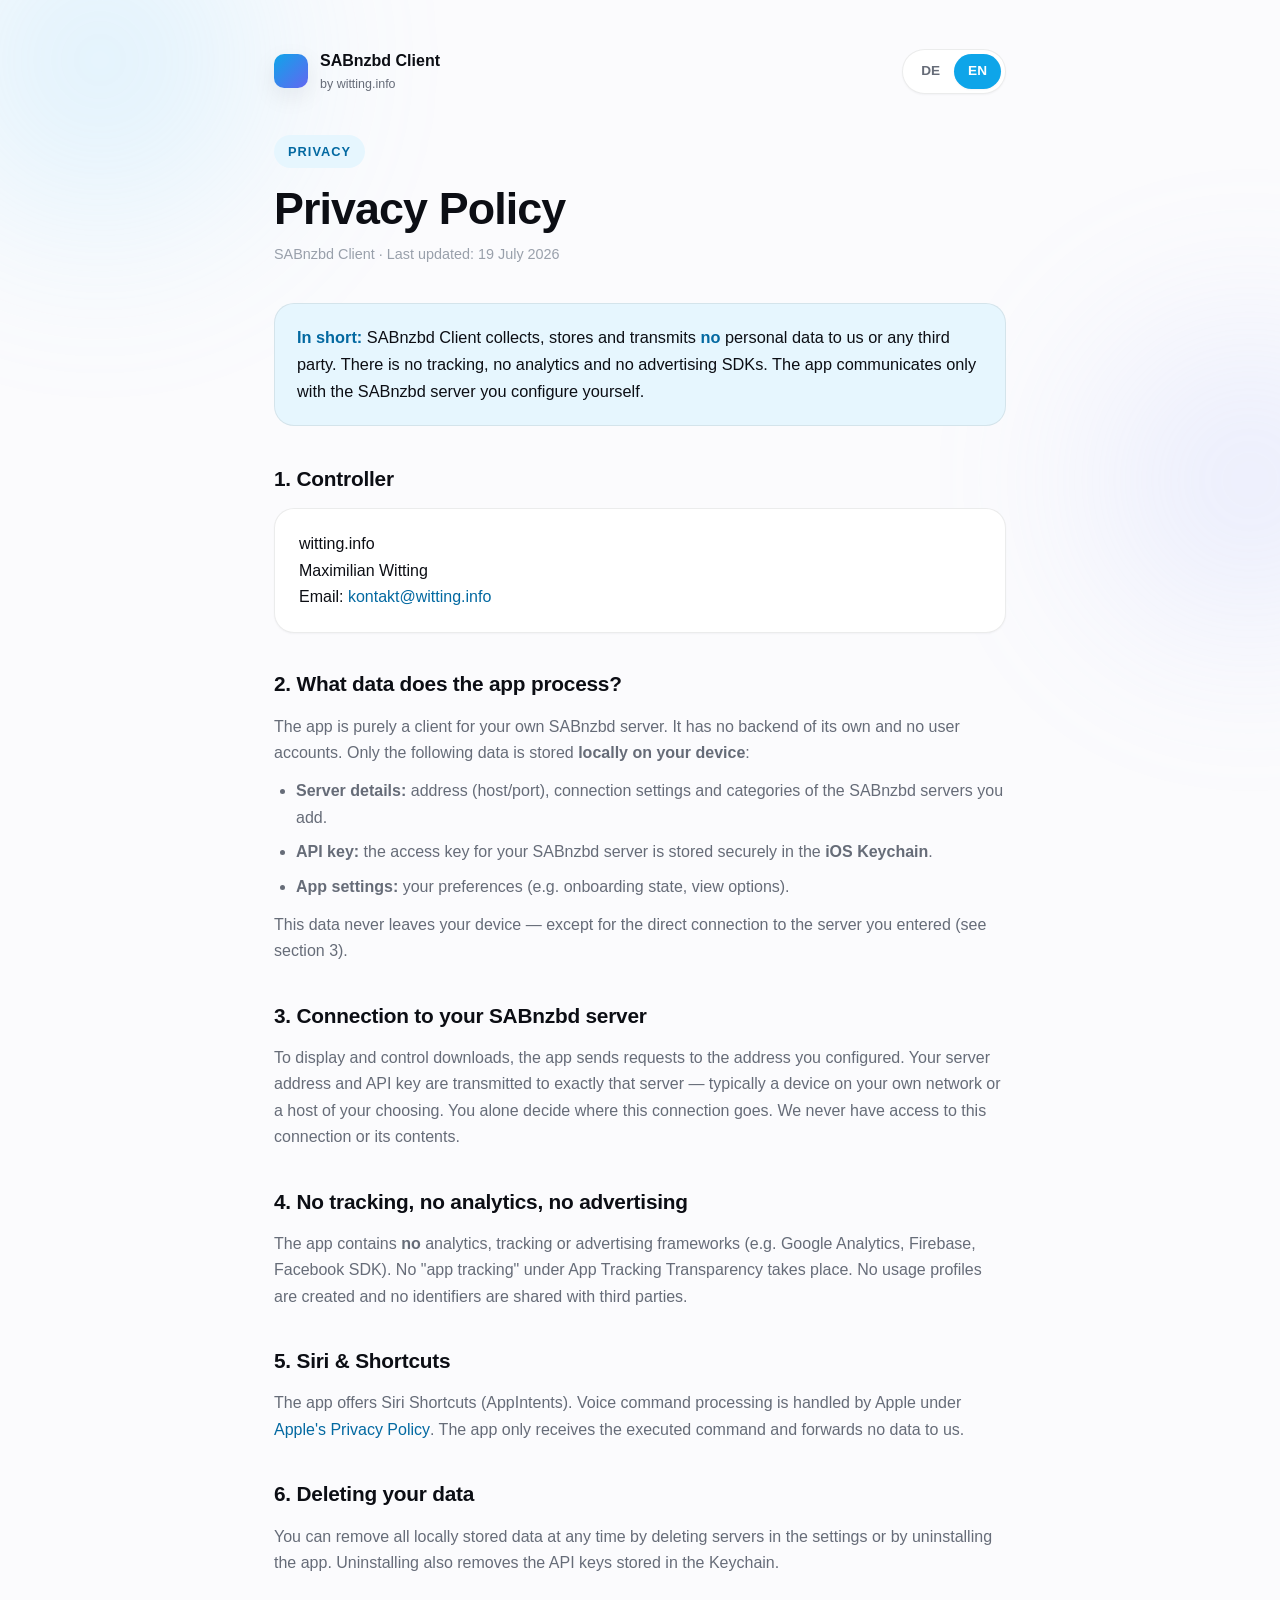
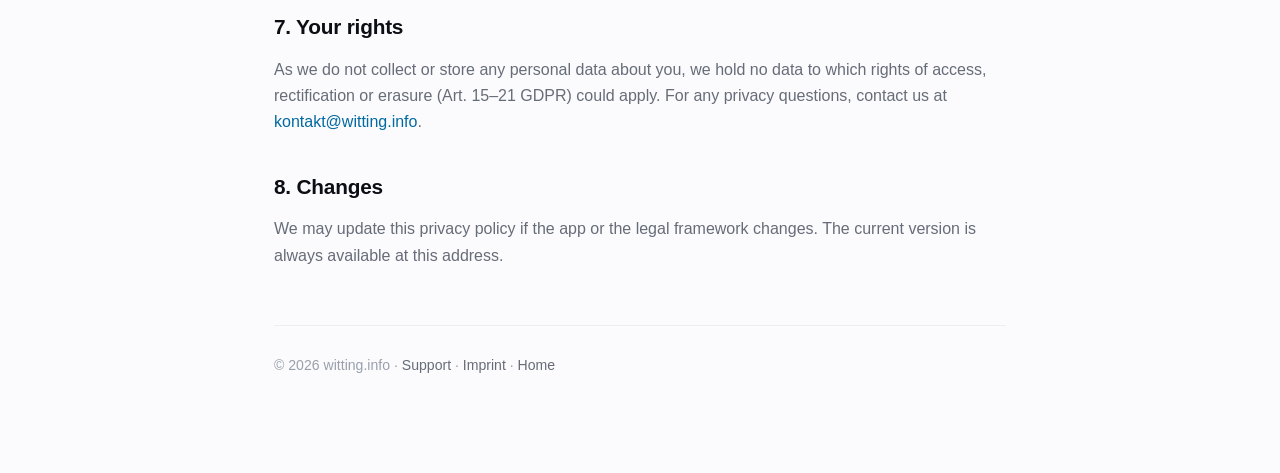
<file: sabnzbd/datenschutz/index.html>
<!DOCTYPE html>
<html lang="de">
<head>
<meta charset="UTF-8">
<meta name="viewport" content="width=device-width, initial-scale=1.0">
<title>Datenschutz – SABnzbd Client</title>
<meta name="description" content="Datenschutzerklärung der App SABnzbd Client. Die App erhebt, speichert und überträgt keine personenbezogenen Daten an uns.">
<meta name="robots" content="index,follow">
<style>
    :root {
        --bg: #fbfbfd;
        --surface: #ffffff;
        --text: #0c0e14;
        --text-secondary: #666c78;
        --text-tertiary: #99a0ab;
        --border: rgba(12, 14, 20, 0.08);
        --border-soft: rgba(12, 14, 20, 0.05);
        --accent: #0ea5e9;
        --accent-dark: #0369a1;
        --accent-soft: #e6f6fe;
        --accent2: #6366f1;
        --shadow-sm: 0 1px 2px rgba(16, 24, 40, 0.04);
        --shadow-md: 0 8px 24px rgba(16, 24, 40, 0.08);
        --radius: 20px;
    }
    @media (prefers-color-scheme: dark) {
        :root {
            --bg: #090b12;
            --surface: #12151f;
            --text: #f4f6fb;
            --text-secondary: #a8b0bd;
            --text-tertiary: #6b7280;
            --border: rgba(255, 255, 255, 0.10);
            --border-soft: rgba(255, 255, 255, 0.06);
            --accent-soft: rgba(14, 165, 233, 0.12);
        }
    }
    * { box-sizing: border-box; margin: 0; padding: 0; }
    html { scroll-behavior: smooth; }
    body {
        font-family: -apple-system, BlinkMacSystemFont, 'Segoe UI', Roboto, sans-serif;
        background: var(--bg);
        color: var(--text);
        line-height: 1.65;
        -webkit-font-smoothing: antialiased;
    }
    .ambient { position: fixed; inset: 0; z-index: -1; overflow: hidden; pointer-events: none; }
    .ambient span { position: absolute; border-radius: 50%; filter: blur(90px); opacity: 0.30; }
    .ambient span:nth-child(1) { width: 480px; height: 480px; top: -180px; left: -140px; background: radial-gradient(circle, #7dd3fc, transparent 70%); }
    .ambient span:nth-child(2) { width: 420px; height: 420px; top: 30%; right: -180px; background: radial-gradient(circle, #a5b4fc, transparent 70%); }

    .wrap { max-width: 780px; margin: 0 auto; padding: 48px 24px 96px; }

    .topbar { display: flex; align-items: center; justify-content: space-between; gap: 16px; margin-bottom: 40px; }
    .brand { display: flex; align-items: center; gap: 12px; text-decoration: none; color: var(--text); font-weight: 700; }
    .brand .dot { width: 34px; height: 34px; border-radius: 10px; background: linear-gradient(135deg, var(--accent), var(--accent2)); box-shadow: var(--shadow-md); }
    .brand small { display: block; font-weight: 500; font-size: 0.78rem; color: var(--text-secondary); }

    .lang { display: inline-flex; background: var(--surface); border: 1px solid var(--border); border-radius: 100px; padding: 4px; box-shadow: var(--shadow-sm); }
    .lang button { border: 0; background: transparent; color: var(--text-secondary); font: inherit; font-size: 0.85rem; font-weight: 600; padding: 6px 14px; border-radius: 100px; cursor: pointer; transition: all .2s ease; }
    .lang button.active { background: var(--accent); color: #fff; box-shadow: var(--shadow-sm); }

    .eyebrow { display: inline-block; font-size: 0.8rem; font-weight: 700; letter-spacing: 0.08em; text-transform: uppercase; color: var(--accent-dark); background: var(--accent-soft); padding: 6px 14px; border-radius: 100px; margin-bottom: 16px; }
    h1 { font-size: clamp(2rem, 5vw, 2.8rem); font-weight: 800; letter-spacing: -0.02em; line-height: 1.1; margin-bottom: 10px; }
    .updated { color: var(--text-tertiary); font-size: 0.9rem; margin-bottom: 36px; }

    .callout { background: var(--accent-soft); border: 1px solid var(--border); border-radius: var(--radius); padding: 20px 22px; margin: 0 0 36px; font-size: 1.02rem; }
    .callout strong { color: var(--accent-dark); }

    section { margin-bottom: 34px; }
    h2 { font-size: 1.3rem; font-weight: 700; letter-spacing: -0.01em; margin-bottom: 12px; }
    p { color: var(--text-secondary); margin-bottom: 12px; }
    ul { color: var(--text-secondary); padding-left: 22px; margin-bottom: 12px; }
    li { margin-bottom: 8px; }
    a { color: var(--accent-dark); text-decoration: none; font-weight: 500; }
    a:hover { text-decoration: underline; }
    .card { background: var(--surface); border: 1px solid var(--border); border-radius: var(--radius); padding: 22px 24px; box-shadow: var(--shadow-sm); }

    footer { margin-top: 56px; padding-top: 28px; border-top: 1px solid var(--border-soft); color: var(--text-tertiary); font-size: 0.88rem; display: flex; flex-wrap: wrap; gap: 8px 20px; justify-content: space-between; }
    footer a { color: var(--text-secondary); }

    [data-lang] { display: none; }
    html[data-active="de"] [data-lang="de"] { display: revert; }
    html[data-active="en"] [data-lang="en"] { display: revert; }
    /* keep block-level defaults */
    html[data-active="de"] section[data-lang="de"], html[data-active="en"] section[data-lang="en"] { display: block; }
</style>
</head>
<body>
<div class="ambient"><span></span><span></span></div>
<div class="wrap">
    <div class="topbar">
        <a class="brand" href="https://witting.info">
            <span class="dot"></span>
            <span>SABnzbd Client<small>by witting.info</small></span>
        </a>
        <div class="lang" role="group" aria-label="Sprache / Language">
            <button type="button" data-set="de" class="active">DE</button>
            <button type="button" data-set="en">EN</button>
        </div>
    </div>

    <!-- ==================== DEUTSCH ==================== -->
    <div data-lang="de">
        <span class="eyebrow">Datenschutz</span>
        <h1>Datenschutzerklärung</h1>
        <p class="updated">SABnzbd Client · Stand: 19. Juli 2026</p>

        <div class="callout">
            <strong>Kurzfassung:</strong> SABnzbd Client erhebt, speichert und überträgt <strong>keine</strong> personenbezogenen Daten an uns oder an Dritte. Es gibt kein Tracking, keine Analyse-Tools und keine Werbe-SDKs. Die App kommuniziert ausschließlich mit dem SABnzbd-Server, den du selbst einträgst.
        </div>

        <section>
            <h2>1. Verantwortlicher</h2>
            <div class="card">
                witting.info<br>
                Maximilian Witting<br>
                E-Mail: <a href="mailto:kontakt@witting.info">kontakt@witting.info</a>
            </div>
        </section>

        <section>
            <h2>2. Welche Daten verarbeitet die App?</h2>
            <p>Die App ist ein reiner Client für deinen eigenen SABnzbd-Server. Sie besitzt keinen eigenen Server und keine Nutzerkonten. Es werden ausschließlich folgende Daten <strong>lokal auf deinem Gerät</strong> gespeichert:</p>
            <ul>
                <li><strong>Serverdaten:</strong> Adresse (Host/Port), Verbindungseinstellungen und Kategorien der von dir hinzugefügten SABnzbd-Server.</li>
                <li><strong>API-Schlüssel:</strong> Der Zugangsschlüssel zu deinem SABnzbd-Server wird sicher im <strong>iOS-Schlüsselbund (Keychain)</strong> gespeichert.</li>
                <li><strong>App-Einstellungen:</strong> Deine Präferenzen (z. B. Onboarding-Status, Ansichts-Einstellungen).</li>
            </ul>
            <p>Diese Daten verlassen dein Gerät nicht – außer für die direkte Verbindung zu dem von dir eingetragenen Server (siehe Punkt 3).</p>
        </section>

        <section>
            <h2>3. Verbindung zu deinem SABnzbd-Server</h2>
            <p>Um Downloads anzuzeigen und zu steuern, sendet die App Anfragen an die Adresse, die du selbst konfiguriert hast. Dabei werden Serveradresse und API-Schlüssel an genau diesen Server übertragen – üblicherweise ein Gerät in deinem eigenen Netzwerk oder ein von dir gewählter Host. Wohin diese Verbindung geht, bestimmst allein du. Wir haben zu keinem Zeitpunkt Zugriff auf diese Verbindung oder deren Inhalte.</p>
        </section>

        <section>
            <h2>4. Kein Tracking, keine Analyse, keine Werbung</h2>
            <p>Die App enthält <strong>keine</strong> Analyse-, Tracking- oder Werbe-Frameworks (z. B. Google Analytics, Firebase, Facebook SDK). Es findet kein „App-Tracking" im Sinne der App-Tracking-Transparency statt. Es werden keine Nutzungsprofile erstellt und keine Kennungen an Dritte weitergegeben.</p>
        </section>

        <section>
            <h2>5. Siri &amp; Kurzbefehle</h2>
            <p>Die App bietet Siri-Kurzbefehle (AppIntents). Die Verarbeitung von Sprachbefehlen erfolgt durch Apple gemäß der <a href="https://www.apple.com/legal/privacy/" target="_blank" rel="noopener">Datenschutzrichtlinie von Apple</a>. Die App selbst erhält dabei nur den ausgeführten Befehl und reicht keine Daten an uns weiter.</p>
        </section>

        <section>
            <h2>6. Datenlöschung</h2>
            <p>Alle lokal gespeicherten Daten kannst du jederzeit entfernen, indem du Server in den Einstellungen löschst oder die App vom Gerät deinstallierst. Beim Deinstallieren werden auch die im Schlüsselbund abgelegten API-Schlüssel entfernt.</p>
        </section>

        <section>
            <h2>7. Deine Rechte</h2>
            <p>Da wir keine personenbezogenen Daten von dir erheben oder speichern, liegen uns auch keine Daten vor, auf die sich Auskunfts-, Berichtigungs- oder Löschansprüche (Art. 15–21 DSGVO) beziehen könnten. Bei Fragen zum Datenschutz erreichst du uns unter <a href="mailto:kontakt@witting.info">kontakt@witting.info</a>.</p>
        </section>

        <section>
            <h2>8. Änderungen</h2>
            <p>Wir können diese Datenschutzerklärung anpassen, wenn sich die App oder die rechtlichen Rahmenbedingungen ändern. Die jeweils aktuelle Fassung ist immer unter dieser Adresse abrufbar.</p>
        </section>
    </div>

    <!-- ==================== ENGLISH ==================== -->
    <div data-lang="en">
        <span class="eyebrow">Privacy</span>
        <h1>Privacy Policy</h1>
        <p class="updated">SABnzbd Client · Last updated: 19 July 2026</p>

        <div class="callout">
            <strong>In short:</strong> SABnzbd Client collects, stores and transmits <strong>no</strong> personal data to us or any third party. There is no tracking, no analytics and no advertising SDKs. The app communicates only with the SABnzbd server you configure yourself.
        </div>

        <section>
            <h2>1. Controller</h2>
            <div class="card">
                witting.info<br>
                Maximilian Witting<br>
                Email: <a href="mailto:kontakt@witting.info">kontakt@witting.info</a>
            </div>
        </section>

        <section>
            <h2>2. What data does the app process?</h2>
            <p>The app is purely a client for your own SABnzbd server. It has no backend of its own and no user accounts. Only the following data is stored <strong>locally on your device</strong>:</p>
            <ul>
                <li><strong>Server details:</strong> address (host/port), connection settings and categories of the SABnzbd servers you add.</li>
                <li><strong>API key:</strong> the access key for your SABnzbd server is stored securely in the <strong>iOS Keychain</strong>.</li>
                <li><strong>App settings:</strong> your preferences (e.g. onboarding state, view options).</li>
            </ul>
            <p>This data never leaves your device — except for the direct connection to the server you entered (see section 3).</p>
        </section>

        <section>
            <h2>3. Connection to your SABnzbd server</h2>
            <p>To display and control downloads, the app sends requests to the address you configured. Your server address and API key are transmitted to exactly that server — typically a device on your own network or a host of your choosing. You alone decide where this connection goes. We never have access to this connection or its contents.</p>
        </section>

        <section>
            <h2>4. No tracking, no analytics, no advertising</h2>
            <p>The app contains <strong>no</strong> analytics, tracking or advertising frameworks (e.g. Google Analytics, Firebase, Facebook SDK). No "app tracking" under App Tracking Transparency takes place. No usage profiles are created and no identifiers are shared with third parties.</p>
        </section>

        <section>
            <h2>5. Siri &amp; Shortcuts</h2>
            <p>The app offers Siri Shortcuts (AppIntents). Voice command processing is handled by Apple under <a href="https://www.apple.com/legal/privacy/" target="_blank" rel="noopener">Apple's Privacy Policy</a>. The app only receives the executed command and forwards no data to us.</p>
        </section>

        <section>
            <h2>6. Deleting your data</h2>
            <p>You can remove all locally stored data at any time by deleting servers in the settings or by uninstalling the app. Uninstalling also removes the API keys stored in the Keychain.</p>
        </section>

        <section>
            <h2>7. Your rights</h2>
            <p>As we do not collect or store any personal data about you, we hold no data to which rights of access, rectification or erasure (Art. 15–21 GDPR) could apply. For any privacy questions, contact us at <a href="mailto:kontakt@witting.info">kontakt@witting.info</a>.</p>
        </section>

        <section>
            <h2>8. Changes</h2>
            <p>We may update this privacy policy if the app or the legal framework changes. The current version is always available at this address.</p>
        </section>
    </div>

    <footer>
        <span data-lang="de">© 2026 witting.info · <a href="/sabnzbd/support">Support</a> · <a href="/impressum/">Impressum</a> · <a href="https://witting.info">Startseite</a></span>
        <span data-lang="en">© 2026 witting.info · <a href="/sabnzbd/support">Support</a> · <a href="/impressum/">Imprint</a> · <a href="https://witting.info">Home</a></span>
    </footer>
</div>

<script>
    (function () {
        var html = document.documentElement;
        var saved = null;
        try { saved = localStorage.getItem('sab-lang'); } catch (e) {}
        var initial = saved || (navigator.language && navigator.language.toLowerCase().indexOf('de') === 0 ? 'de' : 'en');
        set(initial);
        document.querySelectorAll('.lang button').forEach(function (b) {
            b.addEventListener('click', function () { set(b.dataset.set); });
        });
        function set(lang) {
            if (lang !== 'de' && lang !== 'en') lang = 'de';
            html.setAttribute('data-active', lang);
            html.setAttribute('lang', lang);
            document.querySelectorAll('.lang button').forEach(function (b) {
                b.classList.toggle('active', b.dataset.set === lang);
            });
            try { localStorage.setItem('sab-lang', lang); } catch (e) {}
        }
    })();
</script>
</body>
</html>
</file>
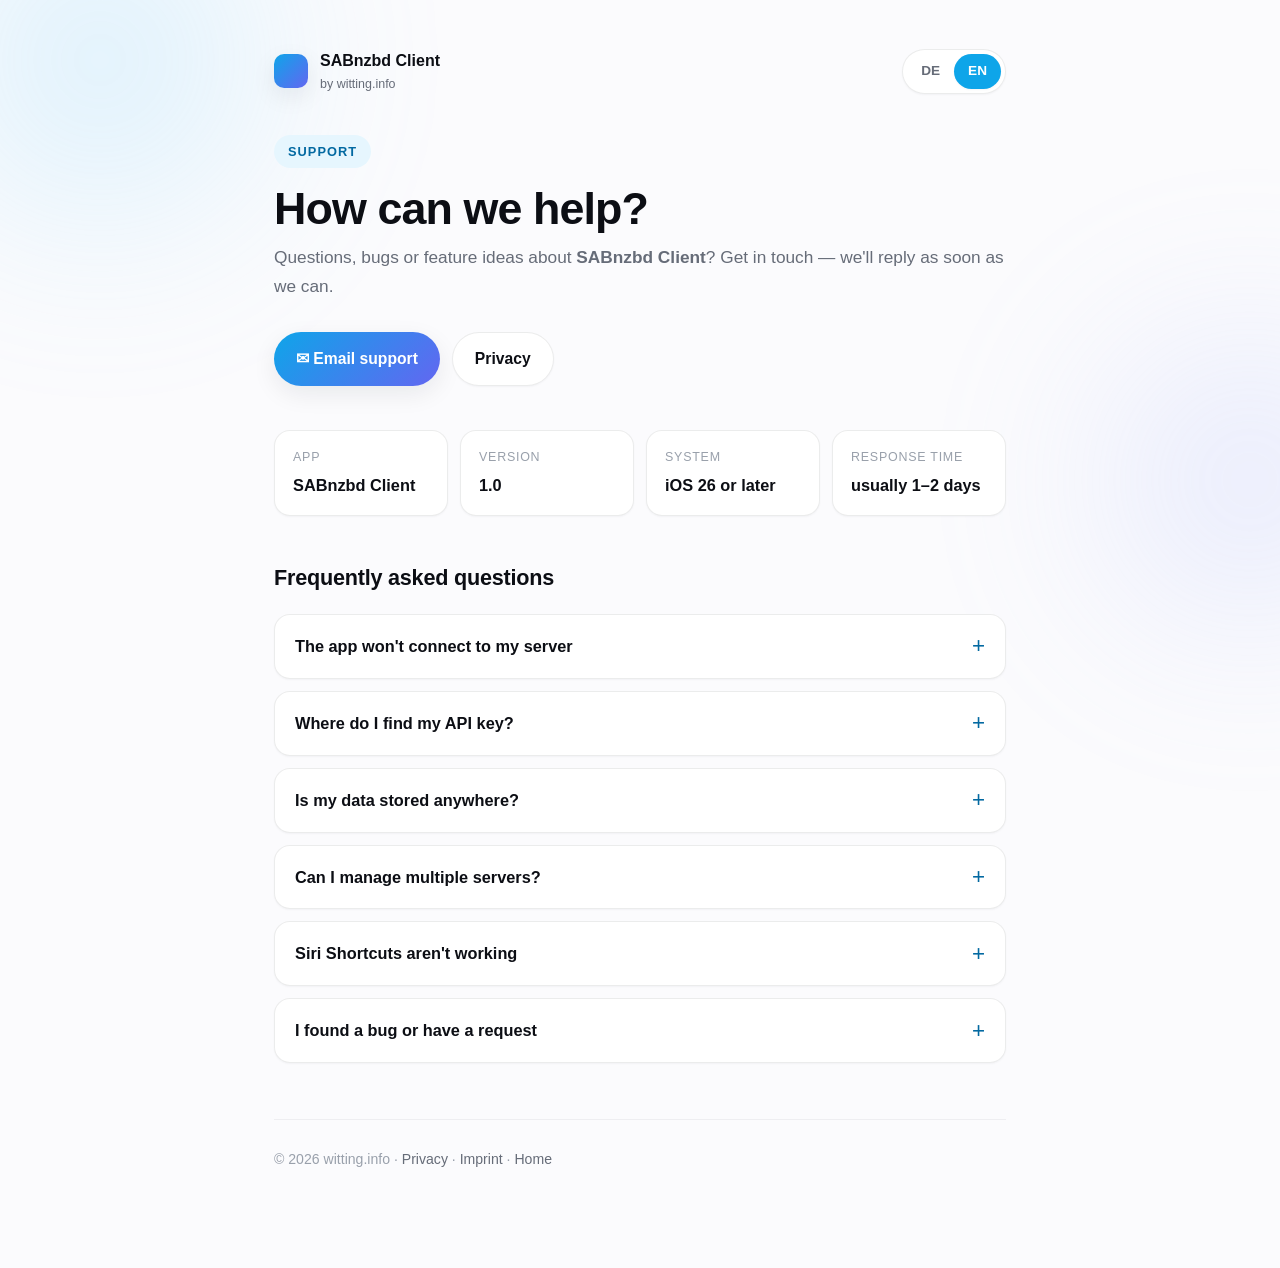
<file: sabnzbd/support/index.html>
<!DOCTYPE html>
<html lang="de">
<head>
<meta charset="UTF-8">
<meta name="viewport" content="width=device-width, initial-scale=1.0">
<title>Support – SABnzbd Client</title>
<meta name="description" content="Support und Hilfe für die App SABnzbd Client. Kontakt, FAQ und häufige Fragen zur Verbindung mit deinem SABnzbd-Server.">
<meta name="robots" content="index,follow">
<style>
    :root {
        --bg: #fbfbfd;
        --surface: #ffffff;
        --text: #0c0e14;
        --text-secondary: #666c78;
        --text-tertiary: #99a0ab;
        --border: rgba(12, 14, 20, 0.08);
        --border-soft: rgba(12, 14, 20, 0.05);
        --accent: #0ea5e9;
        --accent-dark: #0369a1;
        --accent-soft: #e6f6fe;
        --accent2: #6366f1;
        --shadow-sm: 0 1px 2px rgba(16, 24, 40, 0.04);
        --shadow-md: 0 8px 24px rgba(16, 24, 40, 0.08);
        --radius: 20px;
    }
    @media (prefers-color-scheme: dark) {
        :root {
            --bg: #090b12;
            --surface: #12151f;
            --text: #f4f6fb;
            --text-secondary: #a8b0bd;
            --text-tertiary: #6b7280;
            --border: rgba(255, 255, 255, 0.10);
            --border-soft: rgba(255, 255, 255, 0.06);
            --accent-soft: rgba(14, 165, 233, 0.12);
        }
    }
    * { box-sizing: border-box; margin: 0; padding: 0; }
    html { scroll-behavior: smooth; }
    body {
        font-family: -apple-system, BlinkMacSystemFont, 'Segoe UI', Roboto, sans-serif;
        background: var(--bg);
        color: var(--text);
        line-height: 1.65;
        -webkit-font-smoothing: antialiased;
    }
    .ambient { position: fixed; inset: 0; z-index: -1; overflow: hidden; pointer-events: none; }
    .ambient span { position: absolute; border-radius: 50%; filter: blur(90px); opacity: 0.30; }
    .ambient span:nth-child(1) { width: 480px; height: 480px; top: -180px; left: -140px; background: radial-gradient(circle, #7dd3fc, transparent 70%); }
    .ambient span:nth-child(2) { width: 420px; height: 420px; top: 30%; right: -180px; background: radial-gradient(circle, #a5b4fc, transparent 70%); }

    .wrap { max-width: 780px; margin: 0 auto; padding: 48px 24px 96px; }

    .topbar { display: flex; align-items: center; justify-content: space-between; gap: 16px; margin-bottom: 40px; }
    .brand { display: flex; align-items: center; gap: 12px; text-decoration: none; color: var(--text); font-weight: 700; }
    .brand .dot { width: 34px; height: 34px; border-radius: 10px; background: linear-gradient(135deg, var(--accent), var(--accent2)); box-shadow: var(--shadow-md); }
    .brand small { display: block; font-weight: 500; font-size: 0.78rem; color: var(--text-secondary); }

    .lang { display: inline-flex; background: var(--surface); border: 1px solid var(--border); border-radius: 100px; padding: 4px; box-shadow: var(--shadow-sm); }
    .lang button { border: 0; background: transparent; color: var(--text-secondary); font: inherit; font-size: 0.85rem; font-weight: 600; padding: 6px 14px; border-radius: 100px; cursor: pointer; transition: all .2s ease; }
    .lang button.active { background: var(--accent); color: #fff; box-shadow: var(--shadow-sm); }

    .eyebrow { display: inline-block; font-size: 0.8rem; font-weight: 700; letter-spacing: 0.08em; text-transform: uppercase; color: var(--accent-dark); background: var(--accent-soft); padding: 6px 14px; border-radius: 100px; margin-bottom: 16px; }
    h1 { font-size: clamp(2rem, 5vw, 2.8rem); font-weight: 800; letter-spacing: -0.02em; line-height: 1.1; margin-bottom: 10px; }
    .lead { color: var(--text-secondary); font-size: 1.08rem; margin-bottom: 32px; }

    .contact { display: flex; flex-wrap: wrap; gap: 12px; margin-bottom: 44px; }
    .btn { display: inline-flex; align-items: center; gap: 8px; text-decoration: none; font-weight: 600; font-size: 0.98rem; padding: 13px 22px; border-radius: 100px; transition: transform .2s ease, box-shadow .2s ease; }
    .btn-primary { background: linear-gradient(135deg, var(--accent), var(--accent2)); color: #fff; box-shadow: var(--shadow-md); }
    .btn-primary:hover { transform: translateY(-2px); }
    .btn-secondary { background: var(--surface); color: var(--text); border: 1px solid var(--border); box-shadow: var(--shadow-sm); }
    .btn-secondary:hover { transform: translateY(-2px); }

    .meta { display: grid; grid-template-columns: repeat(auto-fit, minmax(160px, 1fr)); gap: 12px; margin-bottom: 44px; }
    .meta div { background: var(--surface); border: 1px solid var(--border); border-radius: 16px; padding: 16px 18px; box-shadow: var(--shadow-sm); }
    .meta span { display: block; font-size: 0.78rem; text-transform: uppercase; letter-spacing: 0.06em; color: var(--text-tertiary); margin-bottom: 4px; }
    .meta b { font-size: 1.02rem; font-weight: 600; }

    h2 { font-size: 1.35rem; font-weight: 700; letter-spacing: -0.01em; margin: 0 0 18px; }

    details { background: var(--surface); border: 1px solid var(--border); border-radius: 16px; margin-bottom: 12px; box-shadow: var(--shadow-sm); overflow: hidden; }
    summary { cursor: pointer; list-style: none; padding: 18px 20px; font-weight: 600; font-size: 1.02rem; display: flex; justify-content: space-between; align-items: center; gap: 12px; }
    summary::-webkit-details-marker { display: none; }
    summary::after { content: "+"; color: var(--accent-dark); font-size: 1.4rem; font-weight: 400; line-height: 1; transition: transform .2s ease; }
    details[open] summary::after { transform: rotate(45deg); }
    details .body { padding: 0 20px 18px; color: var(--text-secondary); }
    details .body p { margin-bottom: 10px; }
    details .body ul { padding-left: 20px; }
    details .body li { margin-bottom: 6px; }
    code { background: var(--accent-soft); color: var(--accent-dark); padding: 1px 6px; border-radius: 6px; font-size: 0.9em; }
    a { color: var(--accent-dark); text-decoration: none; font-weight: 500; }
    a:hover { text-decoration: underline; }

    footer { margin-top: 56px; padding-top: 28px; border-top: 1px solid var(--border-soft); color: var(--text-tertiary); font-size: 0.88rem; display: flex; flex-wrap: wrap; gap: 8px 20px; justify-content: space-between; }
    footer a { color: var(--text-secondary); }

    [data-lang] { display: none; }
    html[data-active="de"] [data-lang="de"] { display: revert; }
    html[data-active="en"] [data-lang="en"] { display: revert; }
</style>
</head>
<body>
<div class="ambient"><span></span><span></span></div>
<div class="wrap">
    <div class="topbar">
        <a class="brand" href="https://witting.info">
            <span class="dot"></span>
            <span>SABnzbd Client<small>by witting.info</small></span>
        </a>
        <div class="lang" role="group" aria-label="Sprache / Language">
            <button type="button" data-set="de" class="active">DE</button>
            <button type="button" data-set="en">EN</button>
        </div>
    </div>

    <!-- ==================== DEUTSCH ==================== -->
    <div data-lang="de">
        <span class="eyebrow">Support</span>
        <h1>Wie können wir helfen?</h1>
        <p class="lead">Fragen, Fehler oder Wünsche zu <strong>SABnzbd Client</strong>? Schreib uns – wir antworten so schnell wie möglich.</p>

        <div class="contact">
            <a class="btn btn-primary" href="mailto:kontakt@witting.info?subject=SABnzbd%20Client%20Support">✉ E-Mail an den Support</a>
            <a class="btn btn-secondary" href="/sabnzbd/datenschutz">Datenschutz</a>
        </div>

        <div class="meta">
            <div><span>App</span><b>SABnzbd Client</b></div>
            <div><span>Version</span><b>1.0</b></div>
            <div><span>System</span><b>iOS 26 oder neuer</b></div>
            <div><span>Antwortzeit</span><b>i. d. R. 1–2 Tage</b></div>
        </div>

        <h2>Häufige Fragen</h2>

        <details>
            <summary>Die App verbindet sich nicht mit meinem Server</summary>
            <div class="body">
                <p>Prüfe folgende Punkte:</p>
                <ul>
                    <li>Sind <b>Adresse (Host)</b> und <b>Port</b> korrekt? Standard-Port ist oft <code>8080</code>.</li>
                    <li>Ist der <b>API-Schlüssel</b> richtig? Du findest ihn in SABnzbd unter <em>Einstellungen → Allgemein → API Key</em>.</li>
                    <li>Bei aktivem <b>SSL/HTTPS</b> muss der Schalter in der App ebenfalls aktiviert sein.</li>
                    <li>Befinden sich iPhone und Server im <b>selben Netzwerk</b>? Von unterwegs brauchst du eine erreichbare Adresse (z. B. VPN oder Portfreigabe).</li>
                </ul>
            </div>
        </details>

        <details>
            <summary>Wo finde ich meinen API-Schlüssel?</summary>
            <div class="body">
                <p>In der SABnzbd-Weboberfläche unter <em>Einstellungen → Allgemein</em>. Dort gibt es das Feld <b>API Key</b>. Kopiere diesen Wert und füge ihn beim Einrichten des Servers in der App ein.</p>
            </div>
        </details>

        <details>
            <summary>Werden meine Daten irgendwo gespeichert?</summary>
            <div class="body">
                <p>Nein. Serveradressen und Einstellungen bleiben lokal auf deinem Gerät, der API-Schlüssel liegt sicher im iOS-Schlüsselbund. Es gibt kein Tracking und keine Cloud. Details in der <a href="/sabnzbd/datenschutz">Datenschutzerklärung</a>.</p>
            </div>
        </details>

        <details>
            <summary>Kann ich mehrere Server verwalten?</summary>
            <div class="body">
                <p>Ja. In den Einstellungen kannst du beliebig viele SABnzbd-Server hinzufügen, bearbeiten und zwischen ihnen wechseln.</p>
            </div>
        </details>

        <details>
            <summary>Die Siri-Kurzbefehle funktionieren nicht</summary>
            <div class="body">
                <p>Stelle sicher, dass die App mindestens einmal gestartet und ein Server eingerichtet wurde. Die Befehle findest du in der Kurzbefehle-App oder per Siri, z. B. <em>„Was lädt gerade?"</em> oder <em>„Pausiere SABnzbd Client"</em>.</p>
            </div>
        </details>

        <details>
            <summary>Ich habe einen Fehler gefunden oder einen Wunsch</summary>
            <div class="body">
                <p>Super – schreib uns an <a href="mailto:kontakt@witting.info?subject=SABnzbd%20Client%20Feedback">kontakt@witting.info</a>. Hilfreich sind: iOS-Version, App-Version und eine kurze Beschreibung, wie der Fehler auftritt.</p>
            </div>
        </details>
    </div>

    <!-- ==================== ENGLISH ==================== -->
    <div data-lang="en">
        <span class="eyebrow">Support</span>
        <h1>How can we help?</h1>
        <p class="lead">Questions, bugs or feature ideas about <strong>SABnzbd Client</strong>? Get in touch — we'll reply as soon as we can.</p>

        <div class="contact">
            <a class="btn btn-primary" href="mailto:kontakt@witting.info?subject=SABnzbd%20Client%20Support">✉ Email support</a>
            <a class="btn btn-secondary" href="/sabnzbd/datenschutz">Privacy</a>
        </div>

        <div class="meta">
            <div><span>App</span><b>SABnzbd Client</b></div>
            <div><span>Version</span><b>1.0</b></div>
            <div><span>System</span><b>iOS 26 or later</b></div>
            <div><span>Response time</span><b>usually 1–2 days</b></div>
        </div>

        <h2>Frequently asked questions</h2>

        <details>
            <summary>The app won't connect to my server</summary>
            <div class="body">
                <p>Please check the following:</p>
                <ul>
                    <li>Are the <b>host address</b> and <b>port</b> correct? The default port is often <code>8080</code>.</li>
                    <li>Is the <b>API key</b> correct? Find it in SABnzbd under <em>Config → General → API Key</em>.</li>
                    <li>If <b>SSL/HTTPS</b> is enabled on the server, enable the toggle in the app as well.</li>
                    <li>Are your iPhone and server on the <b>same network</b>? Remote access needs a reachable address (e.g. VPN or port forwarding).</li>
                </ul>
            </div>
        </details>

        <details>
            <summary>Where do I find my API key?</summary>
            <div class="body">
                <p>In the SABnzbd web interface under <em>Config → General</em>. Look for the <b>API Key</b> field, copy the value and paste it when setting up the server in the app.</p>
            </div>
        </details>

        <details>
            <summary>Is my data stored anywhere?</summary>
            <div class="body">
                <p>No. Server addresses and settings stay locally on your device, and the API key is kept securely in the iOS Keychain. There is no tracking and no cloud. See the <a href="/sabnzbd/datenschutz">privacy policy</a> for details.</p>
            </div>
        </details>

        <details>
            <summary>Can I manage multiple servers?</summary>
            <div class="body">
                <p>Yes. In the settings you can add, edit and switch between as many SABnzbd servers as you like.</p>
            </div>
        </details>

        <details>
            <summary>Siri Shortcuts aren't working</summary>
            <div class="body">
                <p>Make sure the app has been launched at least once and a server is set up. You'll find the commands in the Shortcuts app or via Siri, e.g. <em>"What's downloading?"</em> or <em>"Pause SABnzbd Client"</em>.</p>
            </div>
        </details>

        <details>
            <summary>I found a bug or have a request</summary>
            <div class="body">
                <p>Great — email us at <a href="mailto:kontakt@witting.info?subject=SABnzbd%20Client%20Feedback">kontakt@witting.info</a>. It helps to include your iOS version, app version and a short description of how the issue occurs.</p>
            </div>
        </details>
    </div>

    <footer>
        <span data-lang="de">© 2026 witting.info · <a href="/sabnzbd/datenschutz">Datenschutz</a> · <a href="/impressum/">Impressum</a> · <a href="https://witting.info">Startseite</a></span>
        <span data-lang="en">© 2026 witting.info · <a href="/sabnzbd/datenschutz">Privacy</a> · <a href="/impressum/">Imprint</a> · <a href="https://witting.info">Home</a></span>
    </footer>
</div>

<script>
    (function () {
        var html = document.documentElement;
        var saved = null;
        try { saved = localStorage.getItem('sab-lang'); } catch (e) {}
        var initial = saved || (navigator.language && navigator.language.toLowerCase().indexOf('de') === 0 ? 'de' : 'en');
        set(initial);
        document.querySelectorAll('.lang button').forEach(function (b) {
            b.addEventListener('click', function () { set(b.dataset.set); });
        });
        function set(lang) {
            if (lang !== 'de' && lang !== 'en') lang = 'de';
            html.setAttribute('data-active', lang);
            html.setAttribute('lang', lang);
            document.querySelectorAll('.lang button').forEach(function (b) {
                b.classList.toggle('active', b.dataset.set === lang);
            });
            try { localStorage.setItem('sab-lang', lang); } catch (e) {}
        }
    })();
</script>
</body>
</html>
</file>
<file: denise/style.css>
:root{color-scheme:dark;--ink:#0a101b;--cream:#fff0da;--gold:#dfb879;--muted:#aaa8ae;--red:#c4424d}*{box-sizing:border-box}html,body{margin:0;min-height:100%;background:var(--ink);color:var(--cream)}body{font-family:Arial,Helvetica,sans-serif;overflow-x:hidden}button,a{-webkit-tap-highlight-color:transparent}button{font:inherit;color:inherit;cursor:pointer}button:focus-visible,a:focus-visible{outline:2px solid var(--gold);outline-offset:8px}button:disabled{cursor:wait}#fireworks{position:fixed;inset:0;width:100%;height:100%;pointer-events:none;opacity:.72}.grain{position:fixed;inset:0;pointer-events:none;z-index:5;opacity:.05;background-image:url("data:image/svg+xml,%3Csvg viewBox='0 0 180 180' xmlns='http://www.w3.org/2000/svg'%3E%3Cfilter id='n'%3E%3CfeTurbulence type='fractalNoise' baseFrequency='.8' numOctaves='3' stitchTiles='stitch'/%3E%3C/filter%3E%3Cpath filter='url(%23n)' opacity='.8' d='M0 0h180v180H0z'/%3E%3C/svg%3E")}header{position:absolute;z-index:6;top:0;left:0;width:100%;padding:32px 4.5%;display:flex;justify-content:space-between;align-items:center}.dedication{display:flex;gap:13px;align-items:center;text-decoration:none;color:var(--cream);font-size:13px;letter-spacing:.18em}.seal{display:grid;place-items:center;background:#ac303d;width:39px;height:44px;border-radius:3px;color:#fff0da;font-family:serif;font-size:25px}.subline{display:block;font:italic 15px Georgia,serif;letter-spacing:0;color:var(--muted);margin-top:7px}.motion{border:1px solid #ffffff24;border-radius:30px;padding:11px 16px;background:#0a101b80;font-size:12px;color:#c8c4c2}main{position:relative;min-height:800px;height:100svh;isolation:isolate;overflow:hidden;background:radial-gradient(ellipse at 68% 54%,#17263855,transparent 55%)}.sun{position:absolute;width:min(38vw,520px);aspect-ratio:1;border-radius:50%;background:linear-gradient(140deg,#982b36,#361822);left:54%;top:20%;opacity:.65;box-shadow:0 0 100px #b02d3310;transition:all 1.8s cubic-bezier(.2,.6,.2,1);z-index:-1}.intro{position:absolute;z-index:3;top:21%;left:9%;transition:opacity .7s,transform 1s;max-width:50%}.eyebrow{font-size:11px;letter-spacing:.24em;color:var(--gold);font-weight:500;line-height:1.8;margin:0 0 13px}h1{margin:0}#open{text-align:left;border:0;padding:0;background:none;display:block}.age{display:block;font-family:Georgia,'Times New Roman',serif;font-size:clamp(120px,15vw,216px);font-weight:normal;letter-spacing:-.075em;line-height:.96}.period{color:var(--red)}.headline{display:block;font-family:Georgia,'Times New Roman',serif;font-weight:400;font-size:clamp(38px,4.3vw,66px);line-height:1.04;letter-spacing:-.035em;margin-top:12px}.headline em{color:var(--gold);font-weight:normal}.invitation{display:flex;align-items:center;gap:14px;font-size:12px;letter-spacing:.035em;margin-top:30px;color:#e6d8c9}.spark{font-size:22px;color:var(--gold);transition:transform .7s}#open:hover .spark{transform:rotate(100deg)}.intro-note{color:#a9a8b0;font-size:13px;line-height:1.8;margin-top:23px}#stage{position:absolute;right:0;top:16%;width:60%;height:73%;z-index:2;touch-action:pan-y;transition:width 1.5s,top 1.5s,height 1.5s;cursor:grab}#stage:active{cursor:grabbing}#stage canvas{width:100%;height:100%;display:block}#fallback{width:100%;height:100%;object-fit:contain;border-radius:12px}#load-status{position:absolute;bottom:12%;right:15%;font-size:12px;color:var(--muted);z-index:3}#load-status:empty{display:none}.gift{pointer-events:none;opacity:0;transition:opacity 1s .5s}.wish{position:absolute;top:13%;left:0;right:0;text-align:center;z-index:4}h2{font:400 clamp(27px,3vw,43px)/1.15 Georgia,serif;margin:7px 20px}h2 em{font-weight:normal;color:var(--gold)}.gift-bottom{position:absolute;bottom:8%;width:100%;text-align:center;z-index:4}.senders{font:italic 17px Georgia,serif;margin:0 0 10px}.senders strong{font:400 22px Georgia,serif;margin-left:7px;color:var(--gold)}.travel{font-size:12px;letter-spacing:.02em;color:#b8b6bd;margin:0}.actions{display:flex;justify-content:center;align-items:center;gap:22px;margin-top:22px;font-size:11px;color:var(--muted)}#replay{border:1px solid #dfb87955;border-radius:25px;padding:10px 17px;background:#0a101bb0;color:var(--cream);font-size:12px;pointer-events:auto}#replay span{margin-left:12px;color:var(--gold)}footer{position:absolute;bottom:0;left:0;right:0;padding:22px 4.5%;display:flex;justify-content:space-between;gap:20px;z-index:4;font-size:9px;letter-spacing:.18em;color:#92929c;border-top:1px solid #ffffff0d}.opened .intro{opacity:0;transform:translateY(-25px);pointer-events:none}.opened .gift{opacity:1}.opened #stage{top:24%;height:57%;width:100%}.opened .sun{width:min(34vw,420px);left:50%;transform:translateX(-50%);top:33%;opacity:.28}.opened #load-status{right:0;width:100%;text-align:center;bottom:22%}.no-script{position:fixed;z-index:10;bottom:15%;left:10%;right:10%;padding:25px;background:#171c27;text-align:center;line-height:1.8}body.fallback #stage{opacity:.9}body.fallback #drag-hint{display:none}@media(min-width:1600px){.intro{left:14%}}@media(max-width:700px){header{padding:22px 6%}.dedication{font-size:11px}.seal{width:32px;height:37px;font-size:23px}.subline{font-size:13px}.motion{font-size:10px;padding:10px 11px}main{min-height:790px}.intro{top:16%;left:8%;max-width:85%}.eyebrow{font-size:9px;letter-spacing:.18em}.age{font-size:135px}.headline{font-size:42px}.invitation{font-size:11px;margin-top:22px}.intro-note{display:none}#stage{width:82%;height:40%;top:54%;right:-2%}.sun{top:55%;left:27%;width:65vw}#load-status{bottom:8%;right:10%;font-size:10px}footer{padding:18px 6%;font-size:8px;line-height:1.6}footer span:first-child{max-width:230px}.wish{top:14%}h2{font-size:29px;line-height:1.2}.wish .eyebrow{font-size:8px}.opened #stage{top:28%;height:49%;width:100%;right:0}.opened .sun{width:70vw;top:38%}.gift-bottom{bottom:8%}.senders{font-size:14px}.senders strong{font-size:18px;display:block;margin:7px 0}.travel{font-size:10px;margin:0 15px}.actions{gap:12px;margin-top:15px;flex-direction:column;font-size:10px}#replay{font-size:11px;padding:8px 15px}}@media(prefers-reduced-motion:reduce){*,*::before,*::after{transition:none!important;scroll-behavior:auto!important}}@media(max-height:700px) and (min-width:701px){main{min-height:680px}.intro{top:18%}.age{font-size:140px}.headline{font-size:44px}.intro-note{display:none}.wish{top:15%}.gift-bottom{bottom:9%}}

/* Keep the closing dedication below the model on short and narrow displays. */
footer{position:relative;margin-top:-52px;min-height:52px}.opened #stage{top:25%;height:50%}@media(max-width:700px){.opened #stage{top:28%;height:45%}#stage{top:53%;height:38%}}
/* One stable drawing surface avoids reallocating the GPU buffer during the reveal. */
#stage,.opened #stage{inset:0;width:100%;height:100%;transition:none;pointer-events:none}#stage canvas{pointer-events:auto}.intro,.wish,.gift-bottom{z-index:4}.sun{will-change:transform,opacity}.intro{transition:opacity .75s ease,transform 1.2s cubic-bezier(.22,1,.36,1)}.gift{transition:opacity 1.3s .3s}#replay:disabled{cursor:default;opacity:.4}.gift-bottom{bottom:8.5%}.discover{display:inline-flex;align-items:center;gap:16px;margin-top:16px;color:var(--gold);font-size:13px;text-decoration:none;pointer-events:auto;padding:8px}.discover span{transition:transform .3s}.discover:hover span{transform:translateY(4px)}html{scroll-behavior:smooth;scroll-padding-top:35px}.story{position:relative;z-index:3;background:linear-gradient(#0a101bee,#111923fa 45%,#0a101b);padding:0 8%}.story[hidden]{display:none}.gift-story,.thanks{max-width:1120px;margin:0 auto;padding:70px 0 100px}.chapter{display:flex;justify-content:space-between;gap:20px;border-top:1px solid #dfb87940;padding-top:23px;margin-bottom:64px;font-size:11px;letter-spacing:.14em;color:var(--gold)}.story-grid{display:grid;grid-template-columns:1fr 1fr;gap:75px}.story h2{margin:0;font-size:clamp(35px,4vw,55px);line-height:1.13;letter-spacing:-.03em}.story .eyebrow{font-size:11px}.story-copy p,.letter p{font-size:16px;line-height:1.9;color:#c5c5cd;margin:0 0 24px}.steps{list-style:none;padding:0;display:grid;grid-template-columns:repeat(3,1fr);gap:40px;margin:60px 0 25px}.steps li{border-top:1px solid #ffffff25;padding-top:24px}.step-number{font:italic 30px Georgia,serif;color:var(--gold)}.steps h3{font:400 22px Georgia,serif;margin:18px 0 12px}.steps p{font-size:15px;line-height:1.8;color:#b3b5c0}.small-note{font-size:12px;color:#969aa7;line-height:1.7;max-width:750px}.thanks{text-align:center;padding-bottom:120px}.thanks .chapter{text-align:left}.thanks h2{font-size:clamp(48px,6vw,80px);margin-bottom:44px}.letter{max-width:650px;margin:0 auto;text-align:left}.closing{font:italic 23px/1.5 Georgia,serif;color:var(--gold);margin-top:45px}.signature{font:32px Georgia,serif;margin:28px 0 50px}.back-top{font-size:13px;color:#b8b6bd;text-decoration:none;border-bottom:1px solid #dfb87955;padding-bottom:9px}body.opened footer{margin-top:0}body.opened main{min-height:870px}.opened .gift-bottom{bottom:5.5%}.story a:focus-visible{outline-offset:6px}@media(max-width:700px){body.opened main{min-height:880px}.opened .gift-bottom{bottom:6%}.discover{font-size:12px;margin-top:13px}.story{padding:0 7%}.gift-story,.thanks{padding-top:40px;padding-bottom:65px}.chapter{font-size:9px;letter-spacing:.07em;margin-bottom:40px}.story-grid{grid-template-columns:1fr;gap:28px}.story h2{font-size:38px}.steps{grid-template-columns:1fr;gap:20px;margin-top:32px}.steps li{position:relative;padding-left:53px}.step-number{position:absolute;left:0;top:25px;font-size:26px}.steps h3{margin-top:3px}.thanks h2{font-size:52px}.closing{font-size:21px}.signature{font-size:27px}.story-copy p,.letter p{font-size:16px;line-height:1.85}.gift-bottom .actions{margin-top:12px}.gift-bottom .senders{margin-bottom:8px}}@media(prefers-reduced-motion:reduce){html{scroll-behavior:auto}.sun{will-change:auto}}

main{min-height:870px}@media(max-width:700px){main{min-height:880px}}
</file>
